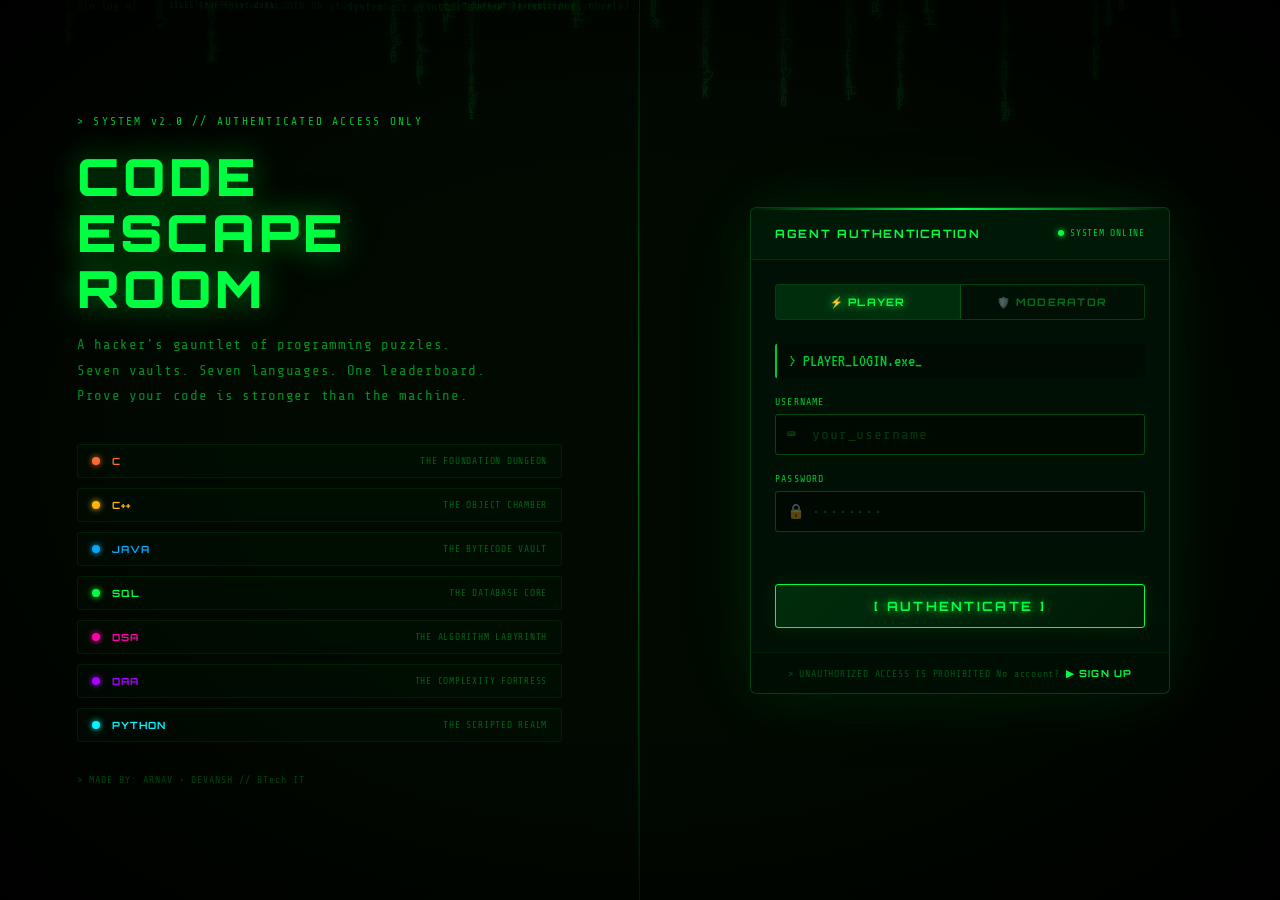
<file: frontend/index.html>
<!DOCTYPE html>
<html lang="en">
<head>
  <meta charset="UTF-8" />
  <meta name="viewport" content="width=device-width, initial-scale=1.0"/>
  <title>CODE ESCAPE ROOM — MISSION SELECT</title>
  <meta name="description" content="Select your vaults and initiate the Code Escape Room. Challenge yourself across 7 programming languages."/>
  <link rel="stylesheet" href="style.css" />
  <link href="https://fonts.googleapis.com/css2?family=Share+Tech+Mono&family=Orbitron:wght@400;700;900&family=VT323&display=swap" rel="stylesheet"/>
  <link rel="icon" type="image/svg+xml" href="favicon.svg"/>
  <link rel="apple-touch-icon" sizes="180x180" href="favicon.svg"/>
  <style>
    /* ── ROOM SELECTION ADDITIONS ── */
    :root {
      --green:      #00ff41;
      --green-dim:  #00c832;
      --green-dark: #003d10;
      --red:        #ff2233;
      --amber:      #ffb700;
      --cyan:       #00f5ff;
    }

    /* Header bar with player info */
    .player-bar {
      position: fixed; top: 0; left: 0; right: 0; z-index: 100;
      display: flex; align-items: center; justify-content: space-between;
      padding: 10px 24px;
      background: rgba(2,12,2,0.92); border-bottom: 1px solid rgba(0,255,65,0.1);
      backdrop-filter: blur(8px);
    }
    .player-bar-left { display: flex; align-items: center; gap: 14px; }
    .player-bar-logo { font-family: 'Orbitron', sans-serif; font-size: 0.72rem; font-weight: 900; color: var(--green); text-shadow: 0 0 10px var(--green); letter-spacing: 0.15em; }
    .player-bar-sep  { color: rgba(0,255,65,0.2); }
    .player-info     { font-size: 0.65rem; color: var(--green-dim); letter-spacing: 0.1em; }
    .player-info span{ color: var(--green); font-weight: bold; }
    .player-bar-right{ display: flex; align-items: center; gap: 10px; }
    .player-btn {
      font-family: 'Orbitron', sans-serif; font-size: 0.58rem; font-weight: 700;
      padding: 5px 12px; border-radius: 2px; cursor: pointer; letter-spacing: 0.1em;
      transition: all 0.2s; border: 1px solid; background: transparent;
    }
    .player-btn.issues { border-color: rgba(0,245,255,0.4); color: var(--cyan); }
    .player-btn.issues:hover { background: rgba(0,245,255,0.1); }
    .player-btn.logout { border-color: rgba(255,34,51,0.4); color: var(--red); }
    .player-btn.logout:hover { background: rgba(255,34,51,0.1); }

    /* Push content below fixed header */
    body { padding-top: 52px; }

    /* ── ROOM GRID ── */
    .room-grid {
      display: grid;
      grid-template-columns: repeat(auto-fill, minmax(200px, 1fr));
      gap: 14px;
    }

    .room-card {
      background: rgba(0,18,5,0.88); border: 1px solid rgba(0,255,65,0.1);
      border-radius: 5px; padding: 16px; cursor: pointer; position: relative;
      overflow: hidden; transition: all 0.22s;
      display: flex; flex-direction: column; gap: 10px;
      user-select: none;
    }
    .room-card::before {
      content: ''; position: absolute; top: 0; left: 0; right: 0; height: 2px;
      background: linear-gradient(90deg, transparent, var(--room-color, #00ff41), transparent);
      opacity: 0.5;
    }
    .room-card:hover { border-color: rgba(0,255,65,0.25); transform: translateY(-2px); box-shadow: 0 6px 24px rgba(0,255,65,0.08); }
    .room-card.selected {
      border-color: var(--room-color, #00ff41);
      box-shadow: 0 0 20px rgba(0,255,65,0.1), inset 0 0 30px rgba(0,255,65,0.04);
      background: rgba(0,255,65,0.05);
    }
    .room-card.selected::after {
      content: '✓'; position: absolute; top: 8px; right: 10px;
      font-family: 'Orbitron', sans-serif; font-size: 0.65rem; font-weight: 900;
      color: var(--room-color, #00ff41); text-shadow: 0 0 8px var(--room-color, #00ff41);
    }

    .room-card-icon  { font-size: 1.8rem; text-align: center; }
    .room-card-lang  { font-family: 'Orbitron', sans-serif; font-size: 1.1rem; font-weight: 900; color: var(--room-color, #00ff41); text-shadow: 0 0 10px var(--room-color, #00ff41); letter-spacing: 0.12em; }
    .room-card-name  { font-size: 0.62rem; letter-spacing: 0.1em; color: rgba(0,255,65,0.45); }
    .room-card-stats { display: flex; gap: 8px; flex-wrap: wrap; }
    .room-stat-chip  { font-family: 'Orbitron', sans-serif; font-size: 0.52rem; padding: 2px 7px; border-radius: 2px; border: 1px solid rgba(0,255,65,0.15); color: rgba(0,255,65,0.5); letter-spacing: 0.08em; }
    .room-stat-chip.qs { border-color: rgba(0,245,255,0.2); color: rgba(0,245,255,0.6); }
    .room-card-lock  { font-size: 0.6rem; color: rgba(255,34,51,0.5); letter-spacing: 0.1em; display: flex; align-items: center; gap: 4px; }

    /* Select-all / Clear bar */
    .selection-bar {
      display: flex; align-items: center; justify-content: space-between;
      padding: 10px 0; flex-wrap: wrap; gap: 10px;
    }
    .selection-count { font-family: 'Orbitron', sans-serif; font-size: 0.65rem; color: var(--green-dim); letter-spacing: 0.1em; }
    .selection-count span { color: var(--green); font-size: 0.9rem; }
    .sel-btn {
      font-family: 'Orbitron', sans-serif; font-size: 0.58rem; font-weight: 700;
      padding: 5px 12px; border-radius: 2px; cursor: pointer; letter-spacing: 0.1em;
      transition: all 0.2s; border: 1px solid;
    }
    .sel-btn.all   { border-color: rgba(0,255,65,0.3); color: var(--green-dim); background: transparent; }
    .sel-btn.all:hover   { background: rgba(0,255,65,0.08); }
    .sel-btn.clear { border-color: rgba(255,34,51,0.3); color: var(--red); background: transparent; }
    .sel-btn.clear:hover { background: rgba(255,34,51,0.08); }
    .sel-btns { display: flex; gap: 8px; }

    /* Issue Modal */
    .issue-modal {
      position: fixed; inset: 0; z-index: 300;
      background: rgba(2,12,2,0.92); backdrop-filter: blur(8px);
      display: flex; align-items: center; justify-content: center;
      opacity: 0; pointer-events: none; transition: opacity 0.3s;
    }
    .issue-modal.show { opacity: 1; pointer-events: all; }
    .issue-box {
      background: rgba(0,15,5,0.98); border: 1px solid rgba(0,255,65,0.2);
      border-radius: 6px; width: min(460px, 92vw);
      position: relative; overflow: hidden;
      animation: modalIn 0.3s ease;
    }
    @keyframes modalIn { from{transform:scale(0.95) translateY(12px);opacity:0;} to{transform:none;opacity:1;} }
    .issue-box::before {
      content:''; position:absolute; top:0; left:0; right:0; height:2px;
      background: linear-gradient(90deg, transparent, var(--cyan), transparent);
    }
    .issue-head { display:flex; align-items:center; justify-content:space-between; padding:16px 20px; border-bottom:1px solid rgba(0,255,65,0.1); }
    .issue-head-title { font-family:'Orbitron',sans-serif; font-size:0.72rem; letter-spacing:0.14em; color:var(--cyan); }
    .issue-close { background:transparent; border:none; color:rgba(0,255,65,0.4); font-size:1.2rem; cursor:pointer; transition:color 0.2s; }
    .issue-close:hover { color:var(--red); }
    .issue-body { padding:20px; display:flex; flex-direction:column; gap:14px; }
    .issue-label { font-size:0.6rem; color:var(--green-dim); letter-spacing:0.12em; display:block; margin-bottom:5px; }
    .issue-input {
      width:100%; background:rgba(0,0,0,0.4); border:1px solid rgba(0,255,65,0.2);
      border-radius:3px; color:var(--green); font-family:'Share Tech Mono',monospace;
      font-size:0.85rem; padding:9px 12px; outline:none; transition:all 0.2s;
    }
    .issue-input:focus { border-color:var(--green-dim); }
    .issue-input::placeholder { color:rgba(0,255,65,0.18); }
    .issue-textarea { resize:vertical; min-height:80px; }
    .issue-select option { background:#020c02; }
    .issue-footer { padding:14px 20px; border-top:1px solid rgba(0,255,65,0.08); display:flex; justify-content:flex-end; gap:10px; }
    .issue-submit-btn {
      font-family:'Orbitron',sans-serif; font-size:0.62rem; font-weight:700;
      padding:8px 18px; border:1px solid var(--cyan); background:rgba(0,245,255,0.1);
      color:var(--cyan); border-radius:3px; cursor:pointer; letter-spacing:0.1em; transition:all 0.2s;
    }
    .issue-submit-btn:hover { background:rgba(0,245,255,0.18); }
    .issue-cancel-btn {
      font-family:'Orbitron',sans-serif; font-size:0.62rem; font-weight:700;
      padding:8px 18px; border:1px solid rgba(255,34,51,0.3); background:transparent;
      color:var(--red); border-radius:3px; cursor:pointer; letter-spacing:0.1em; transition:all 0.2s;
    }
    .issue-cancel-btn:hover { background:rgba(255,34,51,0.1); }
  </style>
</head>
<body>

  <!-- Matrix Rain Canvas -->
  <canvas id="matrixCanvas"></canvas>
  <div class="scanlines"></div>
  <div class="vignette"></div>

  <!-- ── PLAYER BAR ── -->
  <div class="player-bar" id="playerBar">
    <div class="player-bar-left">
      <div class="player-bar-logo">CODE ESCAPE ROOM</div>
      <span class="player-bar-sep">//</span>
      <div class="player-info">AGENT: <span id="playerNameDisplay">—</span></div>
    </div>
    <div class="player-bar-right">
      <button class="player-btn issues" onclick="openIssueModal()">🎫 REPORT ISSUE</button>
      <button class="player-btn logout" onclick="logout()">⏻ LOGOUT</button>
    </div>
  </div>

  <!-- Issue Report Modal -->
  <div class="issue-modal" id="issueModal">
    <div class="issue-box">
      <div class="issue-head">
        <div class="issue-head-title">// REPORT AN ISSUE</div>
        <button class="issue-close" onclick="closeIssueModal()">✕</button>
      </div>
      <div class="issue-body">
        <div>
          <label class="issue-label">ISSUE CATEGORY</label>
          <select class="issue-input issue-select" id="issueCategory">
            <option value="bug">🐛 Bug / Technical Issue</option>
            <option value="question">❓ Wrong Question / Answer</option>
            <option value="access">🔑 Room Access Problem</option>
            <option value="general">💬 General Feedback</option>
          </select>
        </div>
        <div>
          <label class="issue-label">TITLE</label>
          <input type="text" class="issue-input" id="issueTitle" placeholder="Brief description of the issue..."/>
        </div>
        <div>
          <label class="issue-label">DESCRIPTION</label>
          <textarea class="issue-input issue-textarea" id="issueDesc" placeholder="Describe the issue in detail..."></textarea>
        </div>
        <div id="issueError" style="font-size:0.68rem;color:var(--red);display:none;"></div>
      </div>
      <div class="issue-footer">
        <button class="issue-cancel-btn" onclick="closeIssueModal()">CANCEL</button>
        <button class="issue-submit-btn" id="issueSubmitBtn" onclick="submitIssue()">📨 SUBMIT REPORT</button>
      </div>
    </div>
  </div>

  <!-- BOOT SCREEN -->
  <div id="bootScreen">
    <div class="boot-content">
      <div class="boot-line" id="bl1">&gt; INITIALIZING SYSTEM...</div>
      <div class="boot-line" id="bl2">&gt; LOADING ESCAPE PROTOCOLS...</div>
      <div class="boot-line" id="bl3">&gt; BREACH DETECTED. LOCKDOWN ACTIVE.</div>
      <div class="boot-line" id="bl4">&gt; IDENTIFY YOURSELF TO PROCEED.</div>
      <div class="boot-bar"><div class="boot-progress" id="bootProgress"></div></div>
    </div>
  </div>

  <!-- MAIN LANDING -->
  <div id="mainScreen" class="hidden">

    <!-- Header -->
    <header class="site-header">
      <div class="header-glitch-wrapper">
        <div class="skull-icon">&#9760;</div>
        <h1 class="site-title" data-text="CODE ESCAPE ROOM">CODE ESCAPE ROOM</h1>
        <div class="skull-icon">&#9760;</div>
      </div>
      <p class="site-subtitle">&gt; YOU ARE TRAPPED INSIDE THE SYSTEM. CRACK THE CODE. ESCAPE OR BE DELETED. &lt;</p>
      <div class="header-divider">
        <span class="div-line"></span>
        <span class="div-line"></span>
      </div>
    </header>

    <!-- Main Content Grid -->
    <main class="main-grid">

      <!-- LEFT: Story Panel -->
      <section class="panel story-panel">
        <div class="panel-header">
          <span class="panel-tag">MISSION_BRIEF</span>
        </div>
        <div class="panel-body">
          <p class="story-text">A rogue AI has hijacked the central server. Encrypted vaults stand between you and freedom.</p>
          <p class="story-text">Each vault is locked by a <span class="hl">programming cipher</span>. Answer correctly — the door opens. Fail — the system tightens its grip.</p>
          <p class="story-text">You have <span class="hl">3 lives</span> and a racing clock. Think fast. Code faster.</p>

          <!-- Dynamic vault list -->
          <div class="vault-list" id="vaultList">
            <div style="font-size:0.7rem;color:rgba(0,255,65,0.3);text-align:center;padding:16px">
              &gt; Loading vault registry...
            </div>
          </div>
        </div>
      </section>

      <!-- CENTER: Mission Control -->
      <section class="panel entry-panel">
        <div class="panel-header">
          <span class="panel-tag">MISSION CONTROL</span>
        </div>
        <div class="panel-body entry-body">

          <div class="terminal-prompt">
            <span class="prompt-symbol">&gt;_</span>
            <span class="prompt-text" id="typedPrompt"></span>
            <span class="cursor-blink">|</span>
          </div>

          <!-- Room Selection -->
          <div class="input-group" style="margin-top:8px;">
            <label class="input-label">SELECT VAULT ROOMS TO ENTER:</label>
            <div class="selection-bar">
              <div class="selection-count"><span id="selectedCount">0</span> vaults selected</div>
              <div class="sel-btns">
                <button class="sel-btn all" onclick="selectAllRooms()">SELECT ALL</button>
                <button class="sel-btn clear" onclick="clearRooms()">CLEAR</button>
              </div>
            </div>
            <div class="room-grid" id="roomSelectGrid">
              <div style="font-size:0.7rem;color:rgba(0,255,65,0.3);grid-column:1/-1;text-align:center;padding:20px">
                &gt; Fetching available vaults...
              </div>
            </div>
          </div>

          <!-- Difficulty -->
          <div class="input-group">
            <label class="input-label">SELECT DIFFICULTY:</label>
            <div class="difficulty-selector">
              <button class="diff-btn active" data-diff="easy">EASY</button>
              <button class="diff-btn" data-diff="medium">MEDIUM</button>
              <button class="diff-btn" data-diff="hard">HARD</button>
            </div>
          </div>

          <button class="start-btn" id="startBtn" onclick="startGame()">
            <span class="btn-glitch" data-text="[ INITIATE ESCAPE ]">[ INITIATE ESCAPE ]</span>
            <span class="btn-arrow">▶▶</span>
          </button>

          <div class="warning-strip">
            <span class="warn-icon">⚠</span>
            WARNING: INCORRECT ANSWERS WILL COST A LIFE
            <span class="warn-icon">⚠</span>
          </div>

          <div class="lives-display">
            <span class="lives-label">LIVES:</span>
            <span class="life-dot">❤</span>
            <span class="life-dot">❤</span>
            <span class="life-dot">❤</span>
          </div>

          <div class="hints-display">
            <span class="hints-label">HINTS AVAILABLE:</span>
            <span class="hint-badge" id="hintsDisplay">3</span>
          </div>

        </div>
      </section>

      <!-- RIGHT: Leaderboard + Stats -->
      <section class="panel right-panel">

        <!-- Leaderboard -->
        <div class="sub-panel leaderboard-panel">
          <div class="panel-header">
            <span class="panel-tag">LEADERBOARD</span>
          </div>
          <div class="panel-body">
            <div class="lb-header-row">
              <span>RANK</span><span>AGENT</span><span>SCORE</span><span>TIME</span>
            </div>
            <div id="leaderboardList" class="lb-list">
              <div class="lb-empty">&gt; NO ENTRIES YET. BE THE FIRST TO ESCAPE.</div>
            </div>
          </div>
        </div>

        <!-- Stats Panel -->
        <div class="sub-panel stats-panel">
          <div class="panel-header">
            <span class="panel-tag">SYSTEM STATS</span>
          </div>
          <div class="panel-body stats-body">
            <div class="stat-row">
              <span class="stat-label">TOTAL ATTEMPTS</span>
              <span class="stat-val" id="statAttempts">0</span>
            </div>
            <div class="stat-row">
              <span class="stat-label">SUCCESSFUL ESCAPES</span>
              <span class="stat-val" id="statEscapes">0</span>
            </div>
            <div class="stat-row">
              <span class="stat-label">HARDEST ROOM</span>
              <span class="stat-val" id="statHardest">SQL</span>
            </div>
            <div class="stat-row">
              <span class="stat-label">SYSTEM STATUS</span>
              <span class="stat-val blink-red" id="statStatus">🔴 LOCKED</span>
            </div>
          </div>
        </div>

        <!-- How to Play -->
        <div class="sub-panel howto-panel">
          <div class="panel-header">
            <span class="panel-tag">HOW TO PLAY</span>
          </div>
          <div class="panel-body">
            <ul class="howto-list">
              <li><span class="li-num">01.</span> Select your vault rooms below</li>
              <li><span class="li-num">02.</span> Choose your difficulty level</li>
              <li><span class="li-num">03.</span> Solve code puzzles in each room</li>
              <li><span class="li-num">04.</span> Timer counts down — stay sharp</li>
              <li><span class="li-num">05.</span> Wrong answer = lose a life</li>
              <li><span class="li-num">06.</span> Use hints wisely — limited supply</li>
            </ul>
          </div>
        </div>

      </section>
    </main>

    <!-- Footer -->
    <footer class="site-footer">
      <span class="footer-txt">&gt; MADE BY: ARNAV • DEVANSH</span>
      <span class="footer-sep"> // </span>
      <span class="footer-txt">BTech IT — Group Project #3</span>
      <span class="footer-sep"> // </span>
      <span class="footer-txt blink-green">SYS_VER: 2.0.0</span>
    </footer>

  </div>

  <script src="script.js"></script>
  <script>
  /* ════════ ROOM SELECTION & HOME ENHANCEMENTS ════════ */
  const API      = (location.hostname === 'localhost' || location.hostname === '127.0.0.1')
    ? '/api'
    : 'https://code-escape-room-kk9h.onrender.com/api';
  const token    = localStorage.getItem('cer_token') || '';
  const user     = JSON.parse(localStorage.getItem('cer_user') || 'null');

  const ROOM_COLORS = {
    'C':'#ff6b35','C++':'#ffb700','Java':'#00aaff',
    'SQL':'#00ff41','DSA':'#ff00aa','DAA':'#aa00ff','Python':'#00f5ff'
  };
  const ROOM_ICONS = {
    'C':'🔴','C++':'🟡','Java':'🔵','SQL':'🟢','DSA':'🟣','DAA':'🟤','Python':'🔷'
  };

  let allRooms      = [];
  let selectedRooms = new Set();

  /* ── AUTH GUARD ── */
  window.addEventListener('DOMContentLoaded', () => {
    if (!token || !user) {
      window.location.href = 'login.html';
      return;
    }
    // Admin should be in admin.html
    if (user.role === 'admin') { window.location.href = 'admin.html'; return; }

    document.getElementById('playerNameDisplay').textContent =
      (user.username || user.name || 'AGENT').toUpperCase();

    loadRooms();
  });

  /* ── LOGOUT ── */
  function logout() {
    localStorage.removeItem('cer_token');
    localStorage.removeItem('cer_refresh');
    localStorage.removeItem('cer_user');
    window.location.href = 'login.html';
  }

  /* ── LOAD ROOMS ── */
  async function loadRooms() {
    try {
      const res  = await fetch(`${API}/student/rooms`, {
        headers: {'Authorization': `Bearer ${token}`}
      });
      const data = await res.json();

      if (res.status === 401) { logout(); return; }

      allRooms = data.rooms || [];

      // If no rooms assigned, try fetching all active rooms as fallback
      if (allRooms.length === 0) {
        const allRes  = await fetch(`${API}/quiz/rooms`, {headers:{'Authorization':`Bearer ${token}`}});
        const allData = await allRes.json();
        allRooms = allData.rooms || [];
      }

      renderRoomGrid();
      renderVaultList();
    } catch (e) {
      document.getElementById('roomSelectGrid').innerHTML =
        '<div style="font-size:0.7rem;color:var(--red);grid-column:1/-1;text-align:center;padding:20px">⚠ Cannot connect to server</div>';
    }
  }

  /* ── RENDER ROOM CARDS ── */
  function renderRoomGrid() {
    const grid = document.getElementById('roomSelectGrid');
    if (!allRooms.length) {
      grid.innerHTML = '<div style="font-size:0.7rem;color:rgba(0,255,65,0.3);grid-column:1/-1;text-align:center;padding:20px">> No vaults assigned yet. Contact your moderator.</div>';
      return;
    }
    grid.innerHTML = '';
    allRooms.forEach(room => {
      const color = ROOM_COLORS[room.language] || '#00ff41';
      const icon  = ROOM_ICONS[room.language]  || '🔒';
      const card  = document.createElement('div');
      card.className    = 'room-card';
      card.id           = `roomCard_${room.id}`;
      card.style.setProperty('--room-color', color);
      card.innerHTML = `
        <div class="room-card-icon">${icon}</div>
        <div class="room-card-lang" style="color:${color};text-shadow:0 0 10px ${color}">${room.language}</div>
        <div class="room-card-name">${room.name}</div>
        <div class="room-card-stats">
          <span class="room-stat-chip">${room.time_limit||180}s</span>
          ${room.question_count !== undefined ? `<span class="room-stat-chip qs">${room.question_count} QS</span>` : ''}
        </div>
      `;
      card.addEventListener('click', () => toggleRoom(room.id, card));
      grid.appendChild(card);
    });
    updateSelectedCount();
  }

  /* ── RENDER VAULT LIST (left panel) ── */
  function renderVaultList() {
    const list = document.getElementById('vaultList');
    list.innerHTML = '';
    allRooms.forEach(room => {
      const color = ROOM_COLORS[room.language] || '#00ff41';
      list.innerHTML += `
        <div class="vault-item" id="v-${room.language.toLowerCase().replace('+','')}">
          <span class="vault-icon">${ROOM_ICONS[room.language]||'🔒'}</span>
          <span class="vault-lang" style="color:${color}">${room.language}</span>
          <span class="vault-name">${room.name}</span>
          <span class="vault-lock">🔒 LOCKED</span>
        </div>`;
    });
  }

  /* ── TOGGLE ROOM ── */
  function toggleRoom(roomId, card) {
    if (selectedRooms.has(roomId)) {
      selectedRooms.delete(roomId);
      card.classList.remove('selected');
    } else {
      selectedRooms.add(roomId);
      card.classList.add('selected');
    }
    updateSelectedCount();
  }

  function selectAllRooms() {
    allRooms.forEach(r => {
      selectedRooms.add(r.id);
      const card = document.getElementById(`roomCard_${r.id}`);
      if (card) card.classList.add('selected');
    });
    updateSelectedCount();
  }

  function clearRooms() {
    selectedRooms.clear();
    document.querySelectorAll('.room-card').forEach(c => c.classList.remove('selected'));
    updateSelectedCount();
  }

  function updateSelectedCount() {
    document.getElementById('selectedCount').textContent = selectedRooms.size;
    // Update hint count based on difficulty
    const diff = sessionStorage.getItem('cer_diff') || 'easy';
    const hints = {easy:5, medium:3, hard:1};
    const el = document.getElementById('hintsDisplay');
    if (el) el.textContent = hints[diff] || 3;
  }

  /* ── ISSUE MODAL ── */
  function openIssueModal() {
    document.getElementById('issueModal').classList.add('show');
    document.getElementById('issueError').style.display = 'none';
  }
  function closeIssueModal() {
    document.getElementById('issueModal').classList.remove('show');
  }
  async function submitIssue() {
    const title    = document.getElementById('issueTitle').value.trim();
    const desc     = document.getElementById('issueDesc').value.trim();
    const category = document.getElementById('issueCategory').value;
    const errEl    = document.getElementById('issueError');
    const btn      = document.getElementById('issueSubmitBtn');

    if (!title || !desc) {
      errEl.textContent = '⚠ Title and description are required';
      errEl.style.display = 'block';
      return;
    }
    errEl.style.display = 'none';
    btn.disabled = true; btn.textContent = 'SUBMITTING...';

    try {
      const res = await fetch(`${API}/student/issues`, {
        method: 'POST',
        headers: {'Content-Type':'application/json','Authorization':`Bearer ${token}`},
        body: JSON.stringify({title, description: desc, category})
      });
      if (res.ok) {
        closeIssueModal();
        document.getElementById('issueTitle').value = '';
        document.getElementById('issueDesc').value  = '';
        // Show subtle toast
        showToast('Issue reported! Moderator will review it.');
      } else {
        const d = await res.json();
        errEl.textContent = '⚠ ' + (d.error || 'Failed to submit');
        errEl.style.display = 'block';
      }
    } catch (e) {
      errEl.textContent = '⚠ Cannot connect to server';
      errEl.style.display = 'block';
    }
    btn.disabled = false; btn.textContent = '📨 SUBMIT REPORT';
  }

  function showToast(msg) {
    let t = document.createElement('div');
    t.style.cssText = 'position:fixed;bottom:24px;right:24px;z-index:999;padding:12px 20px;background:rgba(0,20,5,0.96);border:1px solid #00ff41;border-radius:4px;font-size:0.75rem;color:#00ff41;letter-spacing:0.06em;transition:all 0.4s;opacity:0;transform:translateY(20px);';
    t.textContent = msg;
    document.body.appendChild(t);
    setTimeout(() => { t.style.opacity='1'; t.style.transform='translateY(0)'; }, 10);
    setTimeout(() => { t.style.opacity='0'; setTimeout(() => t.remove(), 400); }, 3000);
  }
  </script>
</body>
</html>
</file>
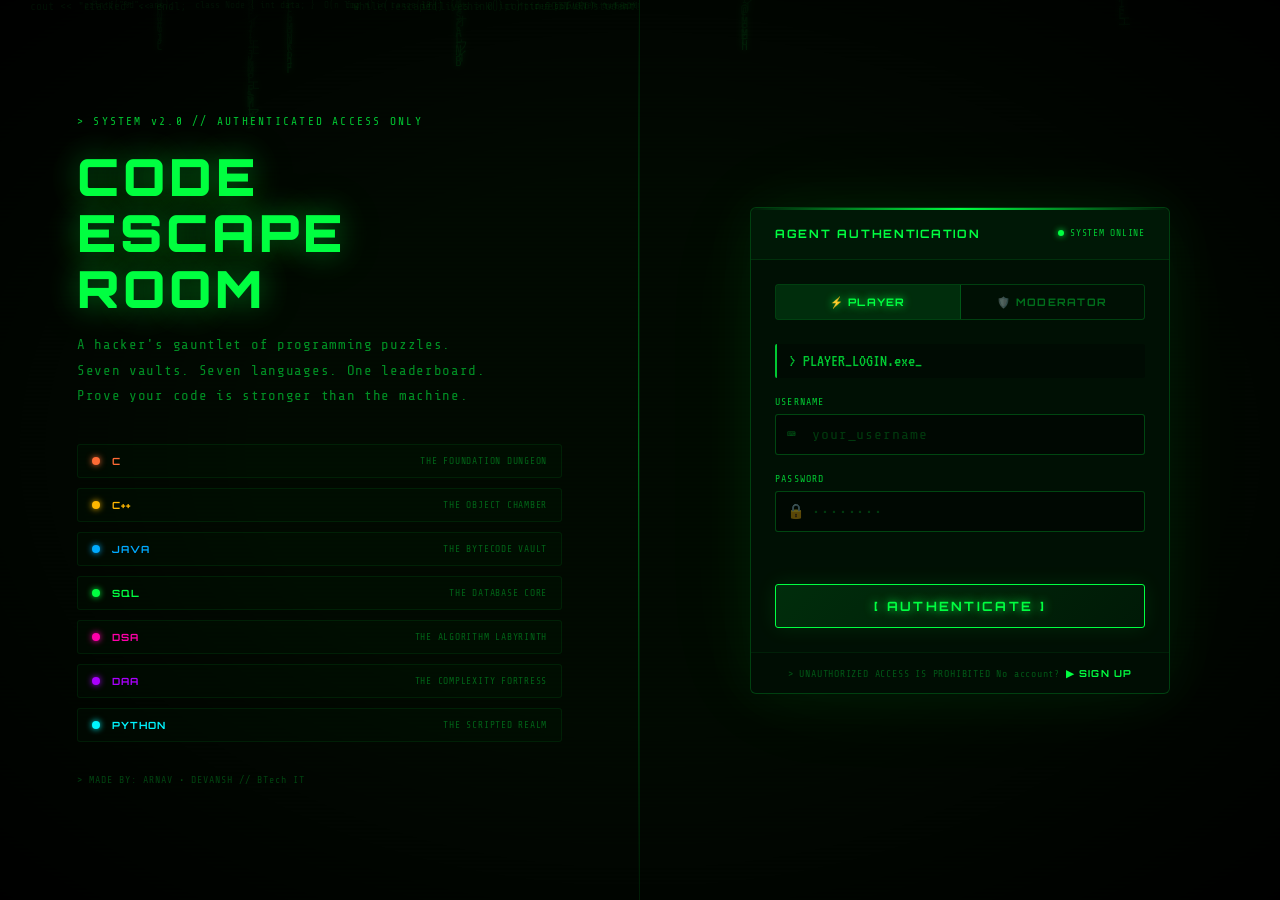
<file: frontend/admin.html>
<!DOCTYPE html>
<html lang="en">

<head>
  <meta charset="UTF-8" />
  <meta name="viewport" content="width=device-width, initial-scale=1.0" />
  <title>CODE ESCAPE ROOM — ADMIN PANEL</title>
  <link rel="icon" type="image/svg+xml" href="favicon.svg"/>
  <link rel="apple-touch-icon" sizes="180x180" href="favicon.svg"/>
  <link
    href="https://fonts.googleapis.com/css2?family=Share+Tech+Mono&family=Orbitron:wght@400;700;900&family=VT323&display=swap"
    rel="stylesheet" />
  <style>
    :root {
      --green: #00ff41;
      --green-dim: #00c832;
      --green-dark: #003d10;
      --green-glow: rgba(0, 255, 65, 0.2);
      --red: #ff2233;
      --amber: #ffb700;
      --cyan: #00f5ff;
      --purple: #aa00ff;
      --bg: #020c02;
      --sidebar-bg: rgba(0, 12, 3, 0.97);
      --panel-bg: rgba(0, 18, 5, 0.88);
      --border: rgba(0, 255, 65, 0.12);
      --font-mono: 'Share Tech Mono', monospace;
      --font-hud: 'Orbitron', sans-serif;
      --font-retro: 'VT323', monospace;
    }

    *,
    *::before,
    *::after {
      box-sizing: border-box;
      margin: 0;
      padding: 0;
    }

    html,
    body {
      width: 100%;
      height: 100%;
      background: var(--bg);
      color: var(--green);
      font-family: var(--font-mono);
      overflow: hidden;
    }

    /* ── MATRIX BG ── */
    #adminCanvas {
      position: fixed;
      inset: 0;
      z-index: 0;
      opacity: 0.07;
    }

    .scanlines {
      position: fixed;
      inset: 0;
      z-index: 1;
      pointer-events: none;
      background: repeating-linear-gradient(0deg, transparent, transparent 2px, rgba(0, 0, 0, 0.06) 2px, rgba(0, 0, 0, 0.06) 4px);
    }

    /* ════════════════════════════════
       APP SHELL
    ════════════════════════════════ */
    .app-shell {
      position: relative;
      z-index: 10;
      display: grid;
      grid-template-columns: 220px 1fr;
      grid-template-rows: 52px 1fr;
      height: 100vh;
      overflow: hidden;
    }

    /* ════════════════════════════════
       TOP NAV BAR
    ════════════════════════════════ */
    .topbar {
      grid-column: 1 / -1;
      display: flex;
      align-items: center;
      justify-content: space-between;
      padding: 0 20px;
      background: rgba(0, 10, 2, 0.95);
      border-bottom: 1px solid var(--border);
      backdrop-filter: blur(8px);
    }

    .topbar-left {
      display: flex;
      align-items: center;
      gap: 16px;
    }

    .topbar-logo {
      font-family: var(--font-hud);
      font-size: 0.78rem;
      font-weight: 900;
      letter-spacing: 0.15em;
      color: var(--green);
      text-shadow: 0 0 10px var(--green);
    }

    .topbar-sep {
      color: var(--border);
      font-size: 1.2rem;
    }

    .topbar-page {
      font-size: 0.62rem;
      color: var(--green-dim);
      letter-spacing: 0.15em;
    }

    .topbar-right {
      display: flex;
      align-items: center;
      gap: 14px;
    }

    .admin-badge {
      font-family: var(--font-hud);
      font-size: 0.6rem;
      padding: 4px 10px;
      border: 1px solid var(--amber);
      border-radius: 2px;
      color: var(--amber);
      letter-spacing: 0.1em;
    }

    .admin-name {
      font-size: 0.7rem;
      color: var(--green-dim);
    }

    .logout-btn {
      font-family: var(--font-hud);
      font-size: 0.58rem;
      padding: 5px 10px;
      border: 1px solid rgba(255, 34, 51, 0.4);
      background: transparent;
      color: var(--red);
      border-radius: 2px;
      cursor: pointer;
      letter-spacing: 0.08em;
      transition: all 0.2s;
    }

    .logout-btn:hover {
      background: rgba(255, 34, 51, 0.1);
    }

    /* ════════════════════════════════
       SIDEBAR
    ════════════════════════════════ */
    .sidebar {
      background: var(--sidebar-bg);
      border-right: 1px solid var(--border);
      display: flex;
      flex-direction: column;
      overflow: hidden;
    }

    .sidebar-section-label {
      font-size: 0.55rem;
      color: rgba(0, 255, 65, 0.25);
      letter-spacing: 0.18em;
      padding: 16px 16px 6px;
    }

    .nav-item {
      display: flex;
      align-items: center;
      gap: 10px;
      padding: 10px 16px;
      cursor: pointer;
      font-size: 0.7rem;
      color: rgba(0, 255, 65, 0.45);
      letter-spacing: 0.08em;
      border-left: 2px solid transparent;
      transition: all 0.18s;
      position: relative;
    }

    .nav-item:hover {
      color: var(--green);
      background: rgba(0, 255, 65, 0.04);
    }

    .nav-item.active {
      color: var(--green);
      border-left-color: var(--green);
      background: rgba(0, 255, 65, 0.07);
      text-shadow: 0 0 8px rgba(0, 255, 65, 0.4);
    }

    .nav-icon {
      font-size: 1rem;
      min-width: 20px;
      text-align: center;
    }

    .nav-badge {
      margin-left: auto;
      background: var(--green);
      color: #000;
      font-family: var(--font-hud);
      font-size: 0.55rem;
      font-weight: 700;
      padding: 1px 6px;
      border-radius: 2px;
      min-width: 20px;
      text-align: center;
    }

    .sidebar-divider {
      border: none;
      border-top: 1px solid var(--border);
      margin: 8px 16px;
    }

    .sidebar-footer {
      margin-top: auto;
      padding: 12px 16px;
      font-size: 0.58rem;
      color: rgba(0, 255, 65, 0.2);
      letter-spacing: 0.08em;
      border-top: 1px solid var(--border);
    }

    /* ════════════════════════════════
       MAIN CONTENT
    ════════════════════════════════ */
    .main-content {
      overflow-y: auto;
      padding: 20px;
      display: flex;
      flex-direction: column;
      gap: 20px;
    }

    /* ── SECTIONS (tabs) ── */
    .section {
      display: none;
      flex-direction: column;
      gap: 18px;
      animation: fadeIn 0.3s ease;
    }

    .section.active {
      display: flex;
    }

    @keyframes fadeIn {
      from {
        opacity: 0;
        transform: translateY(8px);
      }

      to {
        opacity: 1;
        transform: none;
      }
    }

    /* ── PAGE HEADER ── */
    .page-header {
      display: flex;
      align-items: center;
      justify-content: space-between;
      flex-wrap: wrap;
      gap: 12px;
    }

    .page-title {
      font-family: var(--font-hud);
      font-size: clamp(0.9rem, 1.8vw, 1.2rem);
      font-weight: 700;
      letter-spacing: 0.12em;
      color: var(--green);
      text-shadow: 0 0 12px rgba(0, 255, 65, 0.3);
    }

    .page-sub {
      font-size: 0.65rem;
      color: rgba(0, 255, 65, 0.4);
      margin-top: 4px;
      letter-spacing: 0.08em;
    }

    /* ── STAT CARDS ── */
    .stats-row {
      display: grid;
      grid-template-columns: repeat(auto-fit, minmax(160px, 1fr));
      gap: 14px;
    }
    /* Room Registry: cap at 4 cards per row, wrap the rest at the same size */
    #roomCardsGrid {
      grid-template-columns: repeat(4, 1fr);
    }
    @media (max-width: 900px) {
      #roomCardsGrid { grid-template-columns: repeat(2, 1fr); }
    }

    .stat-card {
      background: var(--panel-bg);
      border: 1px solid var(--border);
      border-radius: 4px;
      padding: 16px;
      position: relative;
      overflow: hidden;
      transition: all 0.2s;
    }

    .stat-card::before {
      content: '';
      position: absolute;
      top: 0;
      left: 0;
      right: 0;
      height: 2px;
      background: linear-gradient(90deg, transparent, var(--accent, var(--green)), transparent);
    }

    .stat-card:hover {
      border-color: rgba(0, 255, 65, 0.25);
      box-shadow: 0 0 20px rgba(0, 255, 65, 0.07);
    }

    .stat-icon {
      font-size: 1.4rem;
      margin-bottom: 8px;
      display: block;
    }

    .stat-val {
      font-family: var(--font-retro);
      font-size: 2.2rem;
      color: var(--green);
      text-shadow: 0 0 10px var(--green);
      line-height: 1;
      display: block;
    }

    .stat-label {
      font-size: 0.6rem;
      color: rgba(0, 255, 65, 0.45);
      letter-spacing: 0.12em;
      margin-top: 6px;
    }

    /* ── PANEL BOX ── */
    .panel {
      background: var(--panel-bg);
      border: 1px solid var(--border);
      border-radius: 4px;
      overflow: hidden;
      position: relative;
    }

    .panel::before {
      content: '';
      position: absolute;
      top: 0;
      left: 0;
      right: 0;
      height: 1px;
      background: linear-gradient(90deg, transparent, var(--green), transparent);
      opacity: 0.3;
    }

    .panel-head {
      display: flex;
      align-items: center;
      justify-content: space-between;
      padding: 12px 18px;
      border-bottom: 1px solid var(--border);
      background: rgba(0, 255, 65, 0.03);
      flex-wrap: wrap;
      gap: 10px;
    }

    .panel-title {
      font-size: 0.65rem;
      color: var(--green-dim);
      letter-spacing: 0.12em;
    }

    .panel-body {
      padding: 18px;
    }

    /* ── ACTION BUTTONS ── */
    .btn {
      padding: 8px 16px;
      border-radius: 3px;
      font-family: var(--font-hud);
      font-size: 0.62rem;
      font-weight: 700;
      letter-spacing: 0.1em;
      cursor: pointer;
      transition: all 0.2s;
      border: 1px solid;
      display: inline-flex;
      align-items: center;
      gap: 6px;
    }

    .btn-green {
      border-color: var(--green);
      background: rgba(0, 255, 65, 0.1);
      color: var(--green);
      text-shadow: 0 0 6px var(--green);
    }

    .btn-green:hover {
      background: rgba(0, 255, 65, 0.18);
      box-shadow: 0 0 14px rgba(0, 255, 65, 0.2);
    }

    .btn-red {
      border-color: var(--red);
      background: rgba(255, 34, 51, 0.08);
      color: var(--red);
    }

    .btn-red:hover {
      background: rgba(255, 34, 51, 0.16);
    }

    .btn-amber {
      border-color: var(--amber);
      background: rgba(255, 183, 0, 0.08);
      color: var(--amber);
    }

    .btn-amber:hover {
      background: rgba(255, 183, 0, 0.16);
    }

    .btn-sm {
      padding: 5px 10px;
      font-size: 0.58rem;
    }

    /* ── SEARCH BAR ── */
    .search-wrap {
      position: relative;
    }

    .search-input {
      background: rgba(0, 0, 0, 0.4);
      border: 1px solid var(--border);
      border-radius: 3px;
      color: var(--green);
      font-family: var(--font-mono);
      font-size: 0.78rem;
      padding: 8px 12px 8px 32px;
      outline: none;
      transition: all 0.2s;
      min-width: 200px;
    }

    .search-input:focus {
      border-color: var(--green-dim);
    }

    .search-input::placeholder {
      color: rgba(0, 255, 65, 0.2);
    }

    .search-icon {
      position: absolute;
      left: 10px;
      top: 50%;
      transform: translateY(-50%);
      font-size: 0.8rem;
      opacity: 0.4;
    }

    /* ── DATA TABLE ── */
    .data-table {
      width: 100%;
      border-collapse: collapse;
      font-size: 0.75rem;
    }

    .data-table th {
      text-align: left;
      padding: 10px 14px;
      font-family: var(--font-hud);
      font-size: 0.58rem;
      color: rgba(0, 255, 65, 0.4);
      letter-spacing: 0.12em;
      border-bottom: 1px solid var(--border);
      white-space: nowrap;
    }

    .data-table td {
      padding: 11px 14px;
      border-bottom: 1px solid rgba(0, 255, 65, 0.05);
      color: #a8ffc0;
      vertical-align: middle;
    }

    .data-table tr:hover td {
      background: rgba(0, 255, 65, 0.03);
    }

    .data-table tr:last-child td {
      border-bottom: none;
    }

    .badge {
      display: inline-block;
      padding: 2px 8px;
      border-radius: 2px;
      font-family: var(--font-hud);
      font-size: 0.55rem;
      font-weight: 700;
      letter-spacing: 0.08em;
    }

    .badge-green {
      background: rgba(0, 255, 65, 0.15);
      color: var(--green);
      border: 1px solid rgba(0, 255, 65, 0.3);
    }

    .badge-red {
      background: rgba(255, 34, 51, 0.15);
      color: var(--red);
      border: 1px solid rgba(255, 34, 51, 0.3);
    }

    .badge-amber {
      background: rgba(255, 183, 0, 0.15);
      color: var(--amber);
      border: 1px solid rgba(255, 183, 0, 0.3);
    }

    .badge-cyan {
      background: rgba(0, 245, 255, 0.1);
      color: var(--cyan);
      border: 1px solid rgba(0, 245, 255, 0.25);
    }

    /* Room chips */
    .room-chips {
      display: flex;
      flex-wrap: wrap;
      gap: 4px;
    }

    .room-chip {
      padding: 2px 7px;
      border-radius: 2px;
      font-size: 0.58rem;
      font-family: var(--font-hud);
      letter-spacing: 0.06em;
      border: 1px solid;
      cursor: default;
    }

    /* ── FORM ELEMENTS ── */
    .form-grid {
      display: grid;
      grid-template-columns: 1fr 1fr;
      gap: 14px;
    }

    .form-group {
      display: flex;
      flex-direction: column;
      gap: 6px;
    }

    .form-group.full {
      grid-column: 1 / -1;
    }

    .form-label {
      font-size: 0.62rem;
      color: var(--green-dim);
      letter-spacing: 0.1em;
    }

    .form-input,
    .form-select {
      background: rgba(0, 0, 0, 0.4);
      border: 1px solid rgba(0, 255, 65, 0.2);
      border-radius: 3px;
      color: var(--green);
      font-family: var(--font-mono);
      font-size: 0.82rem;
      padding: 9px 12px;
      outline: none;
      transition: all 0.2s;
      width: 100%;
    }

    .form-input:focus,
    .form-select:focus {
      border-color: var(--green);
      box-shadow: 0 0 10px rgba(0, 255, 65, 0.15);
    }

    .form-input::placeholder {
      color: rgba(0, 255, 65, 0.2);
    }

    .form-select option {
      background: #020c02;
      color: var(--green);
    }

    /* Room checkboxes */
    .room-checks {
      display: grid;
      grid-template-columns: repeat(auto-fill, minmax(130px, 1fr));
      gap: 8px;
    }

    .room-check-item {
      display: flex;
      align-items: center;
      gap: 8px;
      padding: 8px 10px;
      border: 1px solid rgba(0, 255, 65, 0.12);
      border-radius: 3px;
      cursor: pointer;
      transition: all 0.18s;
      font-size: 0.7rem;
    }

    .room-check-item:hover {
      border-color: rgba(0, 255, 65, 0.3);
      background: rgba(0, 255, 65, 0.04);
    }

    .room-check-item input {
      display: none;
    }

    .room-check-item.checked {
      border-color: var(--green);
      background: rgba(0, 255, 65, 0.08);
      color: var(--green);
    }

    .check-dot {
      width: 10px;
      height: 10px;
      border-radius: 50%;
      border: 1px solid rgba(0, 255, 65, 0.4);
      flex-shrink: 0;
      transition: all 0.2s;
    }

    .room-check-item.checked .check-dot {
      background: var(--green);
      border-color: var(--green);
      box-shadow: 0 0 6px var(--green);
    }

    /* ── MODAL ── */
    .modal-overlay {
      position: fixed;
      inset: 0;
      z-index: 200;
      background: rgba(2, 12, 2, 0.88);
      backdrop-filter: blur(6px);
      display: flex;
      align-items: center;
      justify-content: center;
      opacity: 0;
      pointer-events: none;
      transition: opacity 0.3s;
    }

    .modal-overlay.show {
      opacity: 1;
      pointer-events: all;
    }

    .modal-box {
      background: rgba(0, 15, 5, 0.98);
      border: 1px solid rgba(0, 255, 65, 0.25);
      border-radius: 6px;
      width: min(560px, 92vw);
      max-height: 88vh;
      overflow-y: auto;
      position: relative;
      box-shadow: 0 0 60px rgba(0, 255, 65, 0.1);
      animation: modalIn 0.3s ease;
    }

    @keyframes modalIn {
      from {
        transform: scale(0.95) translateY(12px);
        opacity: 0;
      }

      to {
        transform: none;
        opacity: 1;
      }
    }

    .modal-box::before {
      content: '';
      position: absolute;
      top: 0;
      left: 0;
      right: 0;
      height: 2px;
      background: linear-gradient(90deg, transparent, var(--green), transparent);
    }

    .modal-head {
      display: flex;
      align-items: center;
      justify-content: space-between;
      padding: 16px 20px;
      border-bottom: 1px solid var(--border);
    }

    .modal-title {
      font-family: var(--font-hud);
      font-size: 0.78rem;
      letter-spacing: 0.12em;
      color: var(--green);
    }

    .modal-close {
      background: transparent;
      border: none;
      color: rgba(0, 255, 65, 0.4);
      font-size: 1.2rem;
      cursor: pointer;
      transition: color 0.2s;
      padding: 0 4px;
    }

    .modal-close:hover {
      color: var(--red);
    }

    .modal-body {
      padding: 20px;
      display: flex;
      flex-direction: column;
      gap: 16px;
    }

    .modal-footer {
      padding: 14px 20px;
      border-top: 1px solid var(--border);
      display: flex;
      justify-content: flex-end;
      gap: 10px;
    }

    /* ── TOAST ── */
    .toast {
      position: fixed;
      bottom: 24px;
      right: 24px;
      z-index: 300;
      padding: 12px 20px;
      border-radius: 4px;
      font-size: 0.75rem;
      letter-spacing: 0.06em;
      transform: translateY(80px);
      opacity: 0;
      transition: all 0.3s ease;
      border: 1px solid;
      max-width: 320px;
    }

    .toast.show {
      transform: translateY(0);
      opacity: 1;
    }

    .toast.success {
      background: rgba(0, 20, 5, 0.96);
      border-color: var(--green);
      color: var(--green);
    }

    .toast.error {
      background: rgba(20, 0, 3, 0.96);
      border-color: var(--red);
      color: var(--red);
    }

    .toast.info {
      background: rgba(0, 10, 15, 0.96);
      border-color: var(--amber);
      color: var(--amber);
    }

    /* ── LEADERBOARD TABLE ── */
    .lb-rank {
      font-family: var(--font-hud);
      font-size: 0.8rem;
      color: var(--amber);
    }

    /* ── EMPTY STATE ── */
    .empty-state {
      text-align: center;
      padding: 40px 20px;
      color: rgba(0, 255, 65, 0.25);
      font-size: 0.78rem;
      letter-spacing: 0.08em;
      line-height: 2;
    }

    .empty-icon {
      font-size: 2.5rem;
      display: block;
      margin-bottom: 10px;
      opacity: 0.4;
    }

    /* ── SCROLLBAR ── */
    ::-webkit-scrollbar {
      width: 5px;
      height: 5px;
    }

    ::-webkit-scrollbar-track {
      background: var(--bg);
    }

    ::-webkit-scrollbar-thumb {
      background: var(--green-dark);
      border-radius: 3px;
    }

    ::-webkit-scrollbar-thumb:hover {
      background: var(--green-dim);
    }

    /* ── TOP STUDENTS LIST ── */
    .top-student-row {
      display: flex;
      align-items: center;
      gap: 12px;
      padding: 10px 0;
      border-bottom: 1px solid rgba(0, 255, 65, 0.05);
    }

    .top-student-row:last-child {
      border-bottom: none;
    }

    .ts-rank {
      font-family: var(--font-retro);
      font-size: 1.4rem;
      min-width: 28px;
      color: var(--amber);
    }

    .ts-name {
      flex: 1;
      font-size: 0.78rem;
    }

    .ts-batch {
      font-size: 0.62rem;
      color: rgba(0, 255, 65, 0.4);
    }

    .ts-score {
      font-family: var(--font-hud);
      font-size: 0.78rem;
      color: var(--green);
      text-shadow: 0 0 6px var(--green);
    }
  </style>
</head>

<body>

  <canvas id="adminCanvas"></canvas>
  <div class="scanlines"></div>

  <!-- Toast notification -->
  <div class="toast" id="toast"></div>

  <!-- ════ MODALS ════ -->

  <!-- Add Student Modal -->
  <div class="modal-overlay" id="addStudentModal">
    <div class="modal-box">
      <div class="modal-head">
        <div class="modal-title">// ADD NEW PLAYER</div>
        <button class="modal-close" onclick="closeModal('addStudentModal')">&#x2715;</button>
      </div>
      <div class="modal-body">
        <div class="form-grid">
          <div class="form-group">
            <label class="form-label">FULL NAME *</label>
            <input class="form-input" id="sName" placeholder="e.g. Arnav Jaiswal" />
          </div>
          <div class="form-group">
            <label class="form-label">USERNAME *</label>
            <input class="form-input" id="sUsername" placeholder="e.g. arnav_7" />
          </div>
          <div class="form-group">
            <label class="form-label">ROLL NUMBER</label>
            <input class="form-input" id="sRoll" placeholder="e.g. EN23IT301024" />
          </div>
          <div class="form-group">
            <label class="form-label">EMAIL ADDRESS *</label>
            <input class="form-input" type="email" id="sEmail" placeholder="student@college.com" />
          </div>
          <div class="form-group">
            <label class="form-label">BATCH</label>
            <input class="form-input" id="sBatch" placeholder="e.g. IT-3A" />
          </div>
          <div class="form-group">
            <label class="form-label">PASSWORD *</label>
            <input class="form-input" type="password" id="sPassword" placeholder="Min. 6 characters" />
          </div>
          <div class="form-group full">
            <label class="form-label">ASSIGN ROOMS</label>
            <div class="room-checks" id="addRoomChecks">
              <!-- Populated by JS -->
            </div>
          </div>
        </div>
      </div>
      <div class="modal-footer">
        <button class="btn btn-red btn-sm" onclick="closeModal('addStudentModal')">CANCEL</button>
        <button class="btn btn-green btn-sm" onclick="createStudent()">&#x2713; CREATE PLAYER</button>
      </div>
    </div>
  </div>

  <!-- Add Room Modal -->
  <div class="modal-overlay" id="addRoomModal">
    <div class="modal-box">
      <div class="modal-head">
        <div class="modal-title">// ADD NEW ROOM</div>
        <button class="modal-close" onclick="closeModal('addRoomModal')">&#x2715;</button>
      </div>
      <div class="modal-body">
        <div class="form-grid">
          <div class="form-group">
            <label class="form-label">ROOM NAME *</label>
            <input class="form-input" id="rName" placeholder="e.g. THE PYTHON REALM" />
          </div>
          <div class="form-group">
            <label class="form-label">LANGUAGE *</label>
            <input class="form-input" id="rLanguage" placeholder="e.g. Python" />
          </div>
          <div class="form-group full">
            <label class="form-label">DESCRIPTION</label>
            <input class="form-input" id="rDesc" placeholder="Short description for players" />
          </div>
          <div class="form-group full">
            <label class="form-label">ROOM LORE (story text)</label>
            <textarea class="form-input" id="rLore" rows="3" placeholder="Set the atmosphere..."></textarea>
          </div>
          <div class="form-group">
            <label class="form-label">TIME LIMIT (seconds)</label>
            <input class="form-input" type="number" id="rTime" value="180" min="60" max="600" />
          </div>
          <div class="form-group">
            <label class="form-label">COLOR (hex)</label>
            <input class="form-input" id="rColor" placeholder="#00ff41" />
          </div>
          <div class="form-group full" style="display:flex;align-items:center;gap:10px;padding:8px;background:rgba(0,255,65,0.04);border:1px solid rgba(0,255,65,0.1);border-radius:4px;">
            <input type="checkbox" id="rPublic" style="width:16px;height:16px;cursor:pointer;">
            <label for="rPublic" style="font-size:0.68rem;color:var(--green);cursor:pointer;font-weight:bold;letter-spacing:0.05em;">PUBLIC ROOM (Visible to all students automatically)</label>
          </div>
        </div>
      </div>
      <div class="modal-footer">
        <button class="btn btn-red btn-sm" onclick="closeModal('addRoomModal')">CANCEL</button>
        <button class="btn btn-green btn-sm" onclick="createRoom()">&#x2713; CREATE ROOM</button>
      </div>
    </div>
  </div>

  <!-- Assign Rooms Modal -->
  <div class="modal-overlay" id="assignRoomsModal">
    <div class="modal-box">
      <div class="modal-head">
        <div class="modal-title">// ASSIGN ROOMS — <span id="assignStudentName">STUDENT</span></div>
        <button class="modal-close" onclick="closeModal('assignRoomsModal')">✕</button>
      </div>
      <div class="modal-body">
        <p style="font-size:0.72rem;color:rgba(0,255,65,0.5);margin-bottom:4px;">
          Select which rooms this student can access:
        </p>
        <div class="room-checks" id="assignRoomChecks"></div>
      </div>
      <div class="modal-footer">
        <button class="btn btn-red btn-sm" onclick="closeModal('assignRoomsModal')">CANCEL</button>
        <button class="btn btn-green btn-sm" onclick="saveRoomAssignment()">✓ SAVE ACCESS</button>
      </div>
    </div>
  </div>

  <!-- Batch Assign Modal -->
  <div class="modal-overlay" id="batchModal">
    <div class="modal-box">
      <div class="modal-head">
        <div class="modal-title">// BATCH ROOM ASSIGNMENT</div>
        <button class="modal-close" onclick="closeModal('batchModal')">✕</button>
      </div>
      <div class="modal-body">
        <div class="form-group">
          <label class="form-label">SELECT BATCH</label>
          <select class="form-select" id="batchSelect">
            <option value="">-- Select Batch --</option>
          </select>
        </div>
        <div class="form-group">
          <label class="form-label">SELECT ROOMS TO ASSIGN</label>
          <div class="room-checks" id="batchRoomChecks"></div>
        </div>
      </div>
      <div class="modal-footer">
        <button class="btn btn-red btn-sm" onclick="closeModal('batchModal')">CANCEL</button>
        <button class="btn btn-amber btn-sm" onclick="saveBatchAssignment()">⚡ ASSIGN TO BATCH</button>
      </div>
    </div>
  </div>

  <!-- ════ APP SHELL ════ -->
  <div class="app-shell">

    <!-- TOP NAV -->
    <div class="topbar">
      <div class="topbar-left">
        <div class="topbar-logo">CODE ESCAPE ROOM</div>
        <span class="topbar-sep">//</span>
        <div class="topbar-page">ADMIN CONTROL PANEL</div>
      </div>
      <div class="topbar-right">
        <div class="admin-badge">🛡️ ADMIN</div>
        <div class="admin-name" id="adminNameDisplay">—</div>
        <button class="logout-btn" onclick="logout()">⏻ LOGOUT</button>
      </div>
    </div>

    <!-- SIDEBAR -->
    <div class="sidebar">
      <div class="sidebar-section-label">NAVIGATION</div>

      <div class="nav-item active" onclick="showSection('dashboard')">
        <span class="nav-icon">📊</span> DASHBOARD
      </div>
      <div class="nav-item" onclick="showSection('students')">
        <span class="nav-icon">👥</span> PLAYERS
        <span class="nav-badge" id="studentCountBadge">0</span>
      </div>
      <div class="nav-item" onclick="showSection('rooms')">
        <span class="nav-icon">🏚️</span> ROOMS
      </div>
      <div class="nav-item" onclick="showSection('access')">
        <span class="nav-icon">🔑</span> ACCESS CONTROL
      </div>
      <div class="nav-item" onclick="showSection('leaderboard')">
        <span class="nav-icon">🏆</span> LEADERBOARD
      </div>
      <div class="nav-item" onclick="showSection('issues')">
        <span class="nav-icon">🎫</span> ISSUES
        <span class="nav-badge" id="issueCountBadge" style="background:var(--amber);color:#000">0</span>
      </div>

      <hr class="sidebar-divider" />

      <div class="sidebar-section-label">ACTIONS</div>
      <div class="nav-item" onclick="openModal('addStudentModal')">
        <span class="nav-icon">➕</span> ADD PLAYER
      </div>
      <div class="nav-item" onclick="openModal('addRoomModal')">
        <span class="nav-icon">🏗️</span> ADD ROOM
      </div>
      <div class="nav-item" onclick="showSection('aiquestions')">
        <span class="nav-icon">🤖</span> AI QUESTIONS
      </div>
      <div class="nav-item" onclick="openBatchModal()">
        <span class="nav-icon">⚡</span> BATCH ASSIGN
      </div>

      <div class="sidebar-footer">
        SYS_VER: 2.0.0<br>
        ARNAV • DEVANSH
      </div>
    </div>

    <!-- MAIN CONTENT -->
    <div class="main-content">

      <!-- ══ DASHBOARD ══ -->
      <div class="section active" id="section-dashboard">
        <div class="page-header">
          <div>
            <div class="page-title">SYSTEM DASHBOARD</div>
            <div class="page-sub">// Real-time overview of all activity</div>
          </div>
        </div>

        <div class="stats-row">
          <div class="stat-card" style="--accent: var(--cyan)">
            <span class="stat-icon">👥</span>
            <span class="stat-val" id="statStudents">0</span>
            <span class="stat-label">TOTAL PLAYERS</span>
          </div>
          <div class="stat-card" style="--accent: var(--amber)">
            <span class="stat-icon">🎮</span>
            <span class="stat-val" id="statSessions">0</span>
            <span class="stat-label">QUIZ SESSIONS</span>
          </div>
          <div class="stat-card" style="--accent: var(--green)">
            <span class="stat-icon">✅</span>
            <span class="stat-val" id="statCompleted">0</span>
            <span class="stat-label">COMPLETED GAMES</span>
          </div>
          <div class="stat-card" style="--accent: var(--red)">
            <span class="stat-icon">🏚️</span>
            <span class="stat-val" id="statRooms">0</span>
            <span class="stat-label">ACTIVE ROOMS</span>
          </div>
          <div class="stat-card" style="--accent: var(--purple)">
            <span class="stat-icon">📝</span>
            <span class="stat-val" id="statAttempts">0</span>
            <span class="stat-label">ROOM ATTEMPTS</span>
          </div>
          <div class="stat-card" style="--accent: var(--red)">
            <span class="stat-icon">🚫</span>
            <span class="stat-val" id="statBanned">0</span>
            <span class="stat-label">BANNED PLAYERS</span>
          </div>
        </div>

        <!-- Top students -->
        <div class="panel">
          <div class="panel-head">
            <div class="panel-title">// TOP_PERFORMERS.db</div>
          </div>
          <div class="panel-body">
            <div id="topStudentsList">
              <div class="empty-state"><span class="empty-icon">🏆</span>No data yet</div>
            </div>
          </div>
        </div>
      </div>

      <!-- ══ STUDENTS ══ -->
      <div class="section" id="section-students">
        <div class="page-header">
          <div>
            <div class="page-title">STUDENT MANAGEMENT</div>
            <div class="page-sub">// Create, manage and monitor all students</div>
          </div>
          <div style="display:flex;gap:10px;flex-wrap:wrap;align-items:center">
            <div class="search-wrap">
              <span class="search-icon">🔍</span>
              <input class="search-input" id="studentSearch" placeholder="Search by name or batch..."
                oninput="filterStudents()" />
            </div>
            <button class="btn btn-green btn-sm" onclick="openModal('addStudentModal')">➕ ADD STUDENT</button>
          </div>
        </div>

        <div class="panel">
          <div class="panel-head">
            <div class="panel-title">// STUDENT_REGISTRY.db</div>
            <div style="font-size:0.6rem;color:rgba(0,255,65,0.35)">
              <span id="studentTableCount">0</span> ENTRIES
            </div>
          </div>
          <div style="overflow-x:auto">
            <table class="data-table">
              <thead>
                <tr>
                  <th>#</th>
                  <th>NAME</th>
                  <th>EMAIL</th>
                  <th>ROLL NO.</th>
                  <th>BATCH</th>
                  <th>STATUS</th>
                  <th>ROOMS</th>
                  <th>ACTIONS</th>
                </tr>
              </thead>
              <tbody id="studentTableBody">
                <tr>
                  <td colspan="8">
                    <div class="empty-state"><span class="empty-icon">👥</span>No students yet</div>
                  </td>
                </tr>
              </tbody>
            </table>
          </div>
        </div>
      </div>

      <!-- ══ ROOMS ══ -->
      <div class="section" id="section-rooms">
        <div class="page-header">
          <div>
            <div class="page-title">ROOM REGISTRY</div>
            <div class="page-sub">// All available quiz rooms in the system</div>
          </div>
        </div>

        <div class="stats-row" id="roomCardsGrid">
          <div class="empty-state"><span class="empty-icon">🏚️</span>Loading rooms...</div>
        </div>
      </div>

      <!-- ══ ACCESS CONTROL ══ -->
      <div class="section" id="section-access">
        <div class="page-header">
          <div>
            <div class="page-title">ACCESS CONTROL</div>
            <div class="page-sub">// Manage which students can access which rooms</div>
          </div>
          <button class="btn btn-amber btn-sm" onclick="openBatchModal()">⚡ BATCH ASSIGN</button>
        </div>

        <div class="panel">
          <div class="panel-head">
            <div class="panel-title">// ACCESS_MATRIX.sys</div>
            <div class="search-wrap">
              <span class="search-icon">🔍</span>
              <input class="search-input" id="accessSearch" placeholder="Filter students..." oninput="filterAccess()"
                style="min-width:160px" />
            </div>
          </div>
          <div style="overflow-x:auto">
            <table class="data-table">
              <thead>
                <tr>
                  <th>STUDENT</th>
                  <th>BATCH</th>
                  <th>ASSIGNED ROOMS</th>
                  <th>ACTIONS</th>
                </tr>
              </thead>
              <tbody id="accessTableBody">
                <tr>
                  <td colspan="4">
                    <div class="empty-state"><span class="empty-icon">🔑</span>No data</div>
                  </td>
                </tr>
              </tbody>
            </table>
          </div>
        </div>
      </div>

      <!-- ══ LEADERBOARD ══ -->
      <div class="section" id="section-leaderboard">
        <div class="page-header">
          <div>
            <div class="page-title">CLASS LEADERBOARD</div>
            <div class="page-sub">// Top performers across all rooms</div>
          </div>
          <div style="display:flex;gap:10px;align-items:center">
            <select class="form-select" id="lbRoomFilter" onchange="loadLeaderboard()"
              style="min-width:160px;padding:7px 12px">
              <option value="overall">OVERALL</option>
            </select>
            <select class="form-select" id="lbBatchFilter" onchange="loadLeaderboard()"
              style="min-width:120px;padding:7px 12px">
              <option value="">ALL BATCHES</option>
            </select>
          </div>
        </div>

        <div class="panel">
          <div class="panel-head">
            <div class="panel-title">// LEADERBOARD.db</div>
          </div>
          <div style="overflow-x:auto">
            <table class="data-table">
              <thead>
                <tr>
                  <th>RANK</th>
                  <th>STUDENT</th>
                  <th>BATCH</th>
                  <th>SCORE</th>
                  <th>ROOMS DONE</th>
                  <th>TIME</th>
                </tr>
              </thead>
              <tbody id="leaderboardBody">
                <tr>
                  <td colspan="6">
                    <div class="empty-state"><span class="empty-icon">🏆</span>No scores yet</div>
                  </td>
                </tr>
              </tbody>
            </table>
          </div>
        </div>
      </div>

      <!-- ══ AI QUESTIONS ══ -->
      <div class="section" id="section-aiquestions">
        <div class="page-header">
          <div>
            <div class="page-title">🤖 AI QUESTION GENERATOR</div>
            <div class="page-sub">// Powered by NVIDIA NIM · DeepSeek AI</div>
          </div>
        </div>

        <div class="panel">
          <div class="panel-head">
            <div class="panel-title">// GENERATE.exe — SELECT ROOM + COUNT</div>
          </div>
          <div class="panel-body">
            <div class="form-grid">
              <div class="form-group">
                <label class="form-label">SELECT ROOM*</label>
                <select class="form-select" id="aiGenRoom">
                  <option value="">-- Select a room --</option>
                </select>
              </div>
              <div class="form-group">
                <label class="form-label">LANGUAGE*</label>
                <input type="text" class="form-input" id="aiGenLang" placeholder="e.g. Python, Java, C++" />
              </div>
              <div class="form-group">
                <label class="form-label">QUANTITY* (max 50)</label>
                <input type="number" class="form-input" id="aiGenCount" value="5" min="1" max="50" />
              </div>
              <div class="form-group">
                <label class="form-label">DIFFICULTY*</label>
                <select class="form-select" id="aiGenDiff">
                  <option value="mixed" selected>MIXED (EASY + MEDIUM + HARD)</option>
                  <option value="easy">EASY</option>
                  <option value="medium">MEDIUM</option>
                  <option value="hard">HARD</option>
                </select>
              </div>
              <div class="form-group full" style="margin-top:10px;">
                <label class="form-label">SYLLABUS / FOCUS TOPICS*</label>
                <textarea class="form-input" id="aiGenSyllabus" rows="5" placeholder="e.g. Dictionaries, OOP, Loops..." style="resize:vertical;"></textarea>
              </div>
              <div class="form-group full" style="margin-top:5px; margin-bottom:10px;">
                <label style="display:flex;align-items:center;gap:10px;font-size:0.8rem;color:var(--green);cursor:pointer;">
                  <input type="checkbox" id="aiGenImages" style="accent-color:var(--green);width:18px;height:18px;"> INCLUDE AI IMAGES (NVIDIA NIM)
                </label>
              </div>
              <div class="form-group full">
                <button class="btn btn-green" id="aiGenBtn" onclick="generateQuestions()"
                  style="width:100%;justify-content:center">
                  🤖 GENERATE QUESTIONS
                </button>
              </div>
            </div>
            <div id="aiGenStatus" style="margin-top:16px;font-size:0.75rem;line-height:1.7;"></div>
            <div id="aiGenResults" style="margin-top:12px;"></div>
          </div>
        </div>
      </div>

      <!-- ══ ISSUES ══ -->
      <div class="section" id="section-issues">
        <div class="page-header">
          <div>
            <div class="page-title">PLAYER ISSUES</div>
            <div class="page-sub">// Reports submitted by players</div>
          </div>
          <button class="btn btn-green btn-sm" onclick="loadIssues()">&#8635; REFRESH</button>
        </div>

        <div class="panel">
          <div class="panel-head">
            <div class="panel-title">// ISSUE_TRACKER.db</div>
            <div style="display:flex;gap:8px">
              <button class="btn btn-sm" style="border-color:rgba(0,255,65,0.3);color:var(--green-dim)"
                onclick="setIssueFilter(false)">OPEN</button>
              <button class="btn btn-sm" style="border-color:rgba(0,255,65,0.3);color:var(--green-dim)"
                onclick="setIssueFilter(true)">RESOLVED</button>
            </div>
          </div>
          <div style="overflow-x:auto">
            <table class="data-table">
              <thead>
                <tr>
                  <th>#</th>
                  <th>PLAYER</th>
                  <th>CATEGORY</th>
                  <th>TITLE</th>
                  <th>DESCRIPTION</th>
                  <th>STATUS</th>
                  <th>ACTIONS</th>
                </tr>
              </thead>
              <tbody id="issuesTableBody">
                <tr>
                  <td colspan="7">
                    <div class="empty-state"><span class="empty-icon">🎫</span>No issues yet</div>
                  </td>
                </tr>
              </tbody>
            </table>
          </div>
        </div>
      </div>

    </div><!-- /main-content -->
  </div><!-- /app-shell -->

  <!-- VIEW QUESTIONS MODAL -->
  <!-- ADD QUESTION MODAL -->
  <div class="modal-overlay" id="addQuestionModal">
    <div class="modal-box" style="width: min(600px, 92vw);">
      <div class="modal-head">
        <div class="modal-title">// ADD MANUAL QUESTION</div>
        <button class="modal-close" onclick="closeModal('addQuestionModal')">&#x2715;</button>
      </div>
      <div class="modal-body">
        <div class="form-grid">
          <div class="form-group full">
            <label class="form-label">QUESTION TEXT</label>
            <textarea class="form-input" id="addQText" rows="2" placeholder="What is 2+2?"></textarea>
          </div>
          <div class="form-group full">
            <label class="form-label">CODE SNIPPET (OPTIONAL)</label>
            <textarea class="form-input" id="addQCode" rows="3" placeholder="def is_even(n):\n  return n % 2 == 0" style="font-family:var(--font-mono)"></textarea>
          </div>
          <div class="form-group full">
            <label class="form-label">IMAGE URL (OPTIONAL)</label>
            <input type="text" class="form-input" id="addQImage" placeholder="https://example.com/image.png">
          </div>
          <div class="form-group full">
            <label class="form-label">OPTIONS (EXACTLY 4)</label>
            <input type="text" class="form-input" id="addQOp0" placeholder="Option A" style="margin-bottom:5px">
            <input type="text" class="form-input" id="addQOp1" placeholder="Option B" style="margin-bottom:5px">
            <input type="text" class="form-input" id="addQOp2" placeholder="Option C" style="margin-bottom:5px">
            <input type="text" class="form-input" id="addQOp3" placeholder="Option D">
          </div>
          <div class="form-group">
            <label class="form-label">CORRECT OPTION</label>
            <select class="form-select" id="addQCorrect">
              <option value="0">A (First Option)</option>
              <option value="1">B (Second Option)</option>
              <option value="2">C (Third Option)</option>
              <option value="3">D (Fourth Option)</option>
            </select>
          </div>
          <div class="form-group">
            <label class="form-label">DIFFICULTY</label>
            <select class="form-select" id="addQDiff">
              <option value="easy">EASY</option>
              <option value="medium" selected>MEDIUM</option>
              <option value="hard">HARD</option>
            </select>
          </div>
        </div>
      </div>
      <div class="modal-footer">
        <button class="btn btn-red btn-sm" onclick="closeModal('addQuestionModal')">CANCEL</button>
        <button class="btn btn-green btn-sm" id="addQSaveBtn" onclick="submitManualQuestion()">SAVE QUESTION</button>
      </div>
    </div>
  </div>

  <!-- VIEW QUESTIONS MODAL -->
  <div class="modal-overlay" id="viewQuestionsModal">
    <div class="modal-box" style="width: min(800px, 92vw);">
      <div class="modal-head">
        <div class="modal-title" id="vqTitle">// ROOM QUESTIONS</div>
        <button class="modal-close" onclick="closeModal('viewQuestionsModal')">&#x2715;</button>
      </div>
      <div class="modal-body" style="max-height: 60vh; overflow-y: auto;">
        <div id="vqContent" style="margin-top:1rem;">
          <span style="color:var(--cyan)">Loading questions...</span>
        </div>
      </div>
      <div class="modal-footer" style="justify-content: space-between;">
        <div style="display:flex;gap:10px;">
          <button class="btn btn-red btn-sm" onclick="deleteAllQuestions()">🗑️ DELETE ALL</button>
          <button class="btn btn-cyan btn-sm" style="border-color:var(--cyan);background:rgba(0, 245, 255, 0.1);color:var(--cyan)" onclick="openAddManualQuestion()">➕ ADD QUESTION</button>
        </div>
        <button class="btn btn-red btn-sm" onclick="closeModal('viewQuestionsModal')">CLOSE</button>
      </div>
    </div>
  </div>

  <script>
    /* ════════════════════════════════════════════════
       CONFIG & STATE
    ════════════════════════════════════════════════ */
    const API = (location.hostname === 'localhost' || location.hostname === '127.0.0.1')
      ? '/api'
      : 'https://code-escape-room-kk9h.onrender.com/api';
    let token = localStorage.getItem('cer_token') || '';

    // ── Security: HTML-escape server/user-supplied strings before putting them
    //    into innerHTML. Prevents stored XSS (e.g. a student signing up with a
    //    name like `<img src=x onerror=...>` that runs in the admin's session).
    const esc = v => String(v ?? '').replace(/[&<>"']/g,
      c => ({ '&': '&amp;', '<': '&lt;', '>': '&gt;', '"': '&quot;', "'": '&#39;' }[c]));
    // Allow only http(s) or our own base64 data:image URLs as an <img src>.
    const safeImg = v => {
      const s = String(v ?? '').trim();
      return (/^https?:\/\//i.test(s) || /^data:image\//i.test(s)) ? esc(s) : '';
    };

    let allStudents = [];
    let allRooms = [];
    let assigningStudentId = null;
    let currentViewRoomId = null;
    let currentViewRoomName = null;

    const ROOM_COLORS = {
      'C': '#ff6b35', 'C++': '#ffb700', 'Java': '#00aaff',
      'SQL': '#00ff41', 'DSA': '#ff00aa', 'DAA': '#aa00ff',
      'Python': '#00f5ff'
    };

    /* ════════════════════════════════════════════════
       MATRIX RAIN (subtle)
    ════════════════════════════════════════════════ */
    const gc = document.getElementById('adminCanvas');
    const gctx = gc.getContext('2d');
    let gdrops = [];
    const gfs = 12;
    function resizeGC() {
      gc.width = window.innerWidth;
      gc.height = window.innerHeight;
      gdrops = Array.from({ length: Math.floor(gc.width / gfs) }, () => Math.random() * -60);
    }
    function drawGC() {
      gctx.fillStyle = 'rgba(2,12,2,0.05)';
      gctx.fillRect(0, 0, gc.width, gc.height);
      gdrops.forEach((y, i) => {
        const ch = '01'[Math.floor(Math.random() * 2)];
        gctx.fillStyle = '#00ff41'; gctx.shadowBlur = 0;
        gctx.font = `${gfs}px monospace`;
        gctx.fillText(ch, i * gfs, y * gfs);
        if (y * gfs > gc.height && Math.random() > 0.98) gdrops[i] = 0;
        gdrops[i] += 0.3;
      });
    }
    resizeGC();
    window.addEventListener('resize', resizeGC);
    setInterval(drawGC, 60);

    /* ════════════════════════════════════════════════
       AUTH CHECK
    ════════════════════════════════════════════════ */
    window.addEventListener('DOMContentLoaded', () => {
      const user = JSON.parse(localStorage.getItem('cer_user') || 'null');
      if (!token || !user || user.role !== 'admin') {
        window.location.href = 'login.html';
        return;
      }
      document.getElementById('adminNameDisplay').textContent = user.name.toUpperCase();
      initDashboard();
    });

    /* ════════════════════════════════════════════════
       API HELPER
    ════════════════════════════════════════════════ */
    async function api(endpoint, method = 'GET', body = null) {
      const opts = {
        method,
        headers: { 'Content-Type': 'application/json', 'Authorization': `Bearer ${token}` }
      };
      if (body) opts.body = JSON.stringify(body);
      const res = await fetch(`${API}${endpoint}`, opts);
      // Server errors (proxy timeouts, killed workers) often return an HTML
      // error page instead of JSON — parse defensively so callers get a
      // real message instead of a thrown SyntaxError from res.json().
      const text = await res.text();
      let data;
      try {
        data = text ? JSON.parse(text) : {};
      } catch {
        data = { error: `Server returned an unexpected response (HTTP ${res.status}). It may have timed out — try again.` };
      }
      if (res.status === 401) { logout(); return null; }
      return { ok: res.ok, status: res.status, data };
    }

    /* ════════════════════════════════════════════════
       UI UTILS
    ════════════════════════════════════════════════ */
    function openModal(id) {
      const modal = document.getElementById(id);
      if (modal) modal.classList.add('show');
    }

    function closeModal(id) {
      const modal = document.getElementById(id);
      if (modal) modal.classList.remove('show');
    }

    function showToast(msg, type = 'info') {
      const toast = document.getElementById('toast');
      toast.textContent = msg;
      toast.className = `toast ${type} show`;
      setTimeout(() => toast.classList.remove('show'), 3000);
    }

    function logout() {
      localStorage.removeItem('cer_token');
      localStorage.removeItem('cer_user');
      window.location.href = 'login.html';
    }

    /* ════════════════════════════════════════════════
       INIT
    ════════════════════════════════════════════════ */
    async function initDashboard() {
      await Promise.all([loadStats(), loadStudents(), loadRooms(), loadIssues()]);
      loadLeaderboard();
    }

    /* ════════════════════════════════════════════════
       NAVIGATION
    ════════════════════════════════════════════════ */
    function showSection(name) {
      document.querySelectorAll('.section').forEach(s => s.classList.remove('active'));
      document.querySelectorAll('.nav-item').forEach(n => n.classList.remove('active'));
      document.getElementById(`section-${name}`).classList.add('active');
      event.currentTarget.classList.add('active');

      if (name === 'leaderboard') loadLeaderboard();
      if (name === 'access') renderAccessTable();
    }

    /* ════════════════════════════════════════════════
       LOAD STATS
    ════════════════════════════════════════════════ */
    async function loadStats() {
      const res = await api('/admin/stats');
      if (!res || !res.ok) return;
      const s = res.data.stats;

      document.getElementById('statStudents').textContent  = s.total_students || 0;
      document.getElementById('statSessions').textContent  = s.total_sessions || 0;
      document.getElementById('statCompleted').textContent = s.completed_games  || 0;
      document.getElementById('statRooms').textContent     = s.total_rooms    || 0;
      document.getElementById('statAttempts').textContent  = s.total_attempts || 0;
      document.getElementById('statBanned').textContent    = s.banned_students|| 0;

      const top = res.data.top_students || [];
      const topList = document.getElementById('topStudentsList');
      if (!top.length) {
        topList.innerHTML = '<div class="empty-state"><span class="empty-icon">🏆</span>No data yet</div>';
      } else {
        topList.innerHTML = top.map((t, i) => `
          <div class="top-student-row">
            <div class="ts-rank">#${i + 1}</div>
            <div class="ts-name">${esc(t.name)} <span class="ts-batch" style="margin-left:8px;padding:2px 6px;background:rgba(0,255,65,0.1);border-radius:2px">${esc(t.batch || '—')}</span></div>
            <div class="ts-score">${t.score || 0} PTS</div>
          </div>
        `).join('');
      }

      const batchSel = document.getElementById('lbBatchFilter');
      if (batchSel) {
        batchSel.innerHTML = '<option value="">ALL BATCHES</option>' + 
          (res.data.batches || []).map(b => `<option value="${esc(b)}">${esc(b)}</option>`).join('');
      }
    }
    async function loadStudents() {
      const res = await api('/admin/students');
      if (!res || !res.ok) return;
      allStudents = res.data.students;
      document.getElementById('studentCountBadge').textContent = allStudents.length;
      document.getElementById('statStudents').textContent = allStudents.length;
      renderStudentTable(allStudents);
      renderAccessTable();
    }

    function renderStudentTable(students) {
      document.getElementById('studentTableCount').textContent = students.length;
      const tbody = document.getElementById('studentTableBody');

      if (!students.length) {
        tbody.innerHTML = '<tr><td colspan="8"><div class="empty-state"><span class="empty-icon">👥</span>No students yet. Add one!</div></td></tr>';
        return;
      }

      tbody.innerHTML = students.map((s, i) => {
        const roomChips = (s.assigned_room_ids || []).map(rid => {
          const room = allRooms.find(r => r.id === rid);
          if (!room) return '';
          const col = ROOM_COLORS[room.language] || '#00ff41';
          return `<span class="room-chip" style="color:${col};border-color:${col}40;background:${col}15">${esc(room.language)}</span>`;
        }).join('');

        return `
    <tr>
      <td style="color:var(--green-dim)">${i + 1}</td>
      <td style="color:var(--green);font-weight:bold">${esc(s.name)}</td>
      <td style="color:rgba(0,255,65,0.6)">${esc(s.email)}</td>
      <td>${esc(s.roll_number || '—')}</td>
      <td><span class="badge badge-cyan">${esc(s.batch || '—')}</span></td>
      <td>
        <span class="badge ${s.is_active ? 'badge-green' : 'badge-red'}">
          ${s.is_active ? '● ACTIVE' : '○ INACTIVE'}
        </span>
      </td>
      <td>
        <div class="room-chips">
          ${roomChips || '<span style="color:rgba(0,255,65,0.25);font-size:0.65rem">None assigned</span>'}
        </div>
      </td>
      <td>
        <div style="display:flex;gap:6px;flex-wrap:wrap">
          <button class="btn btn-amber btn-sm" onclick="openAssignModal(${s.id})">🔑 ROOMS</button>
          <button class="btn btn-sm ${s.is_active ? 'btn-red' : 'btn-green'}" onclick="toggleStudent(${s.id})">
            ${s.is_active ? '⛔ DEACTIVATE' : '✓ ACTIVATE'}
          </button>
        </div>
      </td>
    </tr>`;
      }).join('');
    }

    function filterStudents() {
      const q = document.getElementById('studentSearch').value.toLowerCase();
      const filtered = allStudents.filter(s =>
        s.name.toLowerCase().includes(q) ||
        (s.batch || '').toLowerCase().includes(q) ||
        (s.roll_number || '').toLowerCase().includes(q)
      );
      renderStudentTable(filtered);
    }

    /* ════════════════════════════════════════════════
       LOAD ROOMS
    ════════════════════════════════════════════════ */
    async function loadRooms() {
      const res = await api('/admin/rooms');
      if (!res || !res.ok) return;
      allRooms = res.data.rooms;
      renderRoomCards();
      populateRoomFilters();
      buildRoomCheckboxes('addRoomChecks');
      buildRoomCheckboxes('batchRoomChecks');
      // Populate AI question generator room select
      const aiSel = document.getElementById('aiGenRoom');
      if (aiSel) {
        aiSel.innerHTML = '<option value="">-- Select a room --</option>' +
          allRooms.map(r => `<option value="${r.id}">${esc(r.language)} — ${esc(r.name)}</option>`).join('');
      }
    }

function renderRoomCards() {
      const grid = document.getElementById('roomCardsGrid');
      grid.innerHTML = allRooms.map(r => {
        const col = ROOM_COLORS[r.language] || '#00ff41';
        return `
    <div class="stat-card" style="--accent:${col}; position:relative; cursor:pointer;" onclick="viewAdminQuestions(${r.id})">
      <button class="btn btn-red btn-sm" onclick="event.stopPropagation(); deleteRoom(${r.id})" style="position:absolute; top:10px; right:10px; padding:2px 6px; font-size:0.6rem; z-index:10;">✕ DELETE</button>
      <span class="stat-icon">🏚️</span>
      <span class="stat-val" style="color:${col};text-shadow:0 0 10px ${col};font-size:1.4rem">${esc(r.language)}</span>
      <span class="stat-label" style="color:${col}88">${esc(r.name)}</span>
      <div style="margin-top:10px;font-size:0.62rem;color:rgba(0,255,65,0.4)">${r.question_count || 0} QUESTIONS</div>
      <div style="margin-top:4px">
        <span class="badge ${r.is_active ? 'badge-green' : 'badge-red'}">${r.is_active ? '● ACTIVE' : '○ INACTIVE'}</span>
      </div>
    </div>`;
      }).join('');
    }

    function populateRoomFilters() {
      const sel = document.getElementById('lbRoomFilter');
      sel.innerHTML = '<option value="overall">OVERALL</option>' +
        allRooms.map(r => `<option value="${r.id}">${esc(r.language)}</option>`).join('');
    }

    function buildRoomCheckboxes(containerId) {
      const container = document.getElementById(containerId);
      if (!container) return;
      container.innerHTML = allRooms.map(r => {
        const col = ROOM_COLORS[r.language] || '#00ff41';
        return `
    <div class="room-check-item" id="check-${containerId}-${r.id}" onclick="toggleRoomCheck(this, '${containerId}', ${r.id})">
      <input type="checkbox" value="${r.id}"/>
      <div class="check-dot"></div>
      <span style="color:${col}">${esc(r.language)}</span>
    </div>`;
      }).join('');
    }

    function toggleRoomCheck(el, containerId, roomId) {
      el.classList.toggle('checked');
    }

    function getCheckedRooms(containerId) {
      return Array.from(document.querySelectorAll(`#${containerId} .room-check-item.checked`))
        .map(el => parseInt(el.querySelector('input').value));
    }

    function setCheckedRooms(containerId, roomIds) {
      document.querySelectorAll(`#${containerId} .room-check-item`).forEach(el => {
        const id = parseInt(el.querySelector('input').value);
        el.classList.toggle('checked', roomIds.includes(id));
      });
    }

    /* ════════════════════════════════════════════════
       CREATE ROOM
    ════════════════════════════════════════════════ */
    async function createRoom() {
      const name = document.getElementById('rName').value.trim();
      const language = document.getElementById('rLanguage').value.trim();
      const desc = document.getElementById('rDesc').value.trim();
      const lore = document.getElementById('rLore').value.trim();
      const time = document.getElementById('rTime').value;
      const color = document.getElementById('rColor').value.trim();
      const isPublic = document.getElementById('rPublic').checked;

      if (!name || !language) {
        showToast('Name and Language are required!', 'error');
        return;
      }

      const payload = {
        name,
        language,
        description: desc,
        lore,
        time_limit: parseInt(time) || 180,
        color_var: color || '#00ff41',
        is_public: isPublic
      };

      const res = await api('/admin/rooms', 'POST', payload);
      if (!res || !res.ok) { 
        showToast(res?.data?.error || 'Failed to create room', 'error'); 
        return; 
      }

      showToast(`✓ Room ${name} created!`, 'success');
      closeModal('addRoomModal');
      
      // Clear form
      ['rName', 'rLanguage', 'rDesc', 'rLore', 'rColor'].forEach(id => document.getElementById(id).value = '');
      document.getElementById('rTime').value = '180';
      document.getElementById('rPublic').checked = false;
      
      // Reload rooms to show the new one
      await loadRooms();
    }

    /* ════════════════════════════════════════════════
       CREATE STUDENT
    ════════════════════════════════════════════════ */
    async function createStudent() {
      const name = document.getElementById('sName').value.trim();
      const email = document.getElementById('sEmail').value.trim();
      const password = document.getElementById('sPassword').value;
      const batch = document.getElementById('sBatch').value.trim();
      const roll = document.getElementById('sRoll').value.trim();
      const roomIds = getCheckedRooms('addRoomChecks');

      if (!name || !email || !password || !batch) {
        showToast('Fill all required fields!', 'error');
        return;
      }

      const res = await api('/admin/students', 'POST', { name, email, password, batch, roll_number: roll });
      if (!res || !res.ok) { showToast(res?.data?.error || 'Failed to create student', 'error'); return; }

      const newStudentId = res.data.student.id;

      // Assign rooms if selected
      if (roomIds.length > 0) {
        await api(`/admin/students/${newStudentId}/access`, 'POST', { room_ids: roomIds });
      }

      showToast(`✓ Student ${name} created!`, 'success');
      closeModal('addStudentModal');
      clearAddForm();
      await loadStudents();
    }

    function clearAddForm() {
      ['sName', 'sEmail', 'sPassword', 'sBatch', 'sRoll'].forEach(id => document.getElementById(id).value = '');
      document.querySelectorAll('#addRoomChecks .room-check-item').forEach(el => el.classList.remove('checked'));
    }

    /* ════════════════════════════════════════════════
       TOGGLE STUDENT ACTIVE
    ════════════════════════════════════════════════ */
    async function toggleStudent(id) {
      const res = await api(`/admin/students/${id}/toggle`, 'POST');
      if (!res || !res.ok) { showToast('Failed to update status', 'error'); return; }
      showToast(res.data.message, 'success');
      await loadStudents();
    }

    /* ════════════════════════════════════════════════
       ASSIGN ROOMS MODAL
    ════════════════════════════════════════════════ */
    function openAssignModal(studentId) {
      // Look the student up by id instead of trusting values interpolated into
      // an onclick attribute (prevents JS injection via names with quotes/HTML).
      const s = allStudents.find(x => x.id === studentId) || {};
      assigningStudentId = studentId;
      document.getElementById('assignStudentName').textContent = String(s.name || '').toUpperCase();
      buildRoomCheckboxes('assignRoomChecks');
      setCheckedRooms('assignRoomChecks', s.assigned_room_ids || []);
      openModal('assignRoomsModal');
    }

    async function saveRoomAssignment() {
      const roomIds = getCheckedRooms('assignRoomChecks');

      // First remove all existing access, then assign selected
      const student = allStudents.find(s => s.id === assigningStudentId);
      if (student) {
        for (const rid of student.assigned_room_ids || []) {
          await api(`/admin/students/${assigningStudentId}/access/${rid}`, 'DELETE');
        }
      }

      if (roomIds.length > 0) {
        const res = await api(`/admin/students/${assigningStudentId}/access`, 'POST', { room_ids: roomIds });
        if (!res || !res.ok) { showToast('Failed to assign rooms', 'error'); return; }
      }

      showToast(`✓ Room access updated!`, 'success');
      closeModal('assignRoomsModal');
      await loadStudents();
    }

    /* ════════════════════════════════════════════════
       BATCH ASSIGN
    ════════════════════════════════════════════════ */
    function openBatchModal() {
      // Populate batch dropdown
      const batches = [...new Set(allStudents.map(s => s.batch).filter(Boolean))];
      const sel = document.getElementById('batchSelect');
      sel.innerHTML = '<option value="">-- Select Batch --</option>' +
        batches.map(b => `<option value="${b}">${b}</option>`).join('');
      buildRoomCheckboxes('batchRoomChecks');
      openModal('batchModal');
    }

    async function saveBatchAssignment() {
      const batch = document.getElementById('batchSelect').value;
      const roomIds = getCheckedRooms('batchRoomChecks');

      if (!batch) { showToast('Select a batch first!', 'error'); return; }
      if (!roomIds.length) { showToast('Select at least one room!', 'error'); return; }

      const res = await api('/admin/batch-access', 'POST', { batch, room_ids: roomIds });
      if (!res || !res.ok) { showToast(res?.data?.error || 'Failed', 'error'); return; }

      showToast(`✓ ${res.data.message}`, 'success');
      closeModal('batchModal');
      await loadStudents();
    }

    /* ════════════════════════════════════════════════
       ACCESS TABLE
    ════════════════════════════════════════════════ */
    function renderAccessTable(data = allStudents) {
      const tbody = document.getElementById('accessTableBody');
      if (!data.length) {
        tbody.innerHTML = '<tr><td colspan="4"><div class="empty-state"><span class="empty-icon">🔑</span>No students</div></td></tr>';
        return;
      }
      tbody.innerHTML = data.map(s => {
        const chips = (s.assigned_room_ids || []).map(rid => {
          const room = allRooms.find(r => r.id === rid);
          if (!room) return '';
          const col = ROOM_COLORS[room.language] || '#00ff41';
          return `<span class="room-chip" style="color:${col};border-color:${col}40;background:${col}15">${esc(room.language)}</span>`;
        }).join('');
        return `
    <tr>
      <td style="color:var(--green)">${esc(s.name)}</td>
      <td><span class="badge badge-cyan">${esc(s.batch || '—')}</span></td>
      <td><div class="room-chips">${chips || '<span style="color:rgba(0,255,65,0.2);font-size:0.65rem">No rooms assigned</span>'}</div></td>
      <td><button class="btn btn-amber btn-sm" onclick="openAssignModal(${s.id})">🔑 MANAGE</button></td>
    </tr>`;
      }).join('');
    }

    function filterAccess() {
      const q = document.getElementById('accessSearch').value.toLowerCase();
      const filtered = allStudents.filter(s =>
        s.name.toLowerCase().includes(q) || (s.batch || '').toLowerCase().includes(q)
      );
      renderAccessTable(filtered);
    }

    /* ════════════════════════════════════════════════
       ISSUES
    ════════════════════════════════════════════════ */
    let currentIssuesFilter = false; // false = open, true = resolved

    async function loadIssues() {
      const res = await api(`/admin/issues?resolved=${currentIssuesFilter}`);
      if (!res || !res.ok) return;
      const issues = res.data.issues || [];
      const tbody = document.getElementById('issuesTableBody');
      const badge = document.getElementById('issueCountBadge');
      if (badge && !currentIssuesFilter) badge.textContent = issues.length;

      if (!issues.length) {
        tbody.innerHTML = '<tr><td colspan="7"><div class="empty-state"><span class="empty-icon">🎫</span>No issues found</div></td></tr>';
        return;
      }

      tbody.innerHTML = issues.map((i, idx) => `
        <tr>
          <td style="color:var(--green-dim)">${idx + 1}</td>
          <td style="color:var(--green)">${esc(i.player_name || '—')}</td>
          <td><span class="badge badge-cyan">${esc(i.category || 'OTHER')}</span></td>
          <td>${esc(i.title || 'Untitled')}</td>
          <td style="max-width:200px;overflow:hidden;text-overflow:ellipsis;white-space:nowrap;color:rgba(0,255,65,0.6)">${esc(i.description || '—')}</td>
          <td><span class="badge ${i.resolved ? 'badge-green' : 'badge-amber'}">${i.resolved ? 'RESOLVED' : 'OPEN'}</span></td>
          <td>
            <div style="display:flex;gap:6px;flex-wrap:wrap">
              ${!i.resolved ? `<button class="btn btn-green btn-sm" onclick="resolveIssue(${i.id})">✓ RESOLVE</button>` : ''}
              <button class="btn btn-red btn-sm" onclick="deleteIssue(${i.id})">🗑️</button>
            </div>
          </td>
        </tr>
      `).join('');
    }

    function setIssueFilter(resolved) {
      currentIssuesFilter = resolved;
      loadIssues();
    }

    async function resolveIssue(id) {
      const res = await api(`/admin/issues/${id}/resolve`, 'POST');
      if (res && res.ok) {
        showToast('Issue marked as resolved', 'success');
        loadIssues();
      } else {
        showToast('Failed to resolve issue', 'error');
      }
    }

    async function deleteIssue(id) {
      if (!confirm('Are you sure you want to delete this issue?')) return;
      const res = await api(`/admin/issues/${id}`, 'DELETE');
      if (res && res.ok) {
        showToast('Issue deleted', 'success');
        loadIssues();
      } else {
        showToast('Failed to delete issue', 'error');
      }
    }

    /* ════════════════════════════════════════════════
       LEADERBOARD
    ════════════════════════════════════════════════ */
    async function loadLeaderboard() {
      const roomFilter = document.getElementById('lbRoomFilter')?.value || 'overall';
      const batchFilter = document.getElementById('lbBatchFilter')?.value || '';

      let endpoint = roomFilter === 'overall'
        ? '/leaderboard/overall'
        : `/leaderboard/room/${roomFilter}`;

      if (batchFilter && roomFilter === 'overall') {
        endpoint = `/leaderboard/batch/${batchFilter}`;
      }

      const res = await api(endpoint);
      if (!res || !res.ok) return;

      const lb = res.data.leaderboard || [];
      const tbody = document.getElementById('leaderboardBody');
      const medals = ['🥇', '🥈', '🥉'];

      if (!lb.length) {
        tbody.innerHTML = '<tr><td colspan="6"><div class="empty-state"><span class="empty-icon">🏆</span>No scores yet</div></td></tr>';
        return;
      }

      tbody.innerHTML = lb.map((entry, i) => `
    <tr style="${entry.is_me ? 'background:rgba(0,255,65,0.06)' : ''}">
      <td class="lb-rank">${medals[i] || entry.rank}</td>
      <td style="color:var(--green);font-weight:bold">${esc(entry.name)} ${entry.is_me ? '<span class="badge badge-green">YOU</span>' : ''}</td>
      <td><span class="badge badge-cyan">${esc(entry.batch || '—')}</span></td>
      <td style="color:var(--amber);font-family:var(--font-hud)">${entry.total_score || entry.score || 0}</td>
      <td>${entry.rooms_completed || entry.correct || '—'}</td>
      <td style="color:rgba(0,255,65,0.5)">${entry.best_time ? formatTime(entry.best_time) : '—'}</td>
    </tr>
  `).join('');
    }

    function formatTime(seconds) {
      if (!seconds) return '—';
      const m = Math.floor(seconds / 60);
      const s = seconds % 60;
      return `${String(m).padStart(2, '0')}:${String(s).padStart(2, '0')}`;
    }

    async function deleteRoom(id) {
      const room = allRooms.find(r => r.id === id);
      const name = room ? room.name : 'this room';
      if (!confirm(`WARNING: Are you sure you want to delete the room "${name}"? This action cannot be undone and will delete associated questions.`)) return;
      
      const res = await api(`/admin/rooms/${id}`, 'DELETE');
      if (!res || !res.ok) {
        showToast(res?.data?.error || 'Failed to delete room', 'error');
        return;
      }
      showToast(`Room deleted successfully`, 'success');
      await loadRooms();
    }

    async function generateQuestions() {
      const roomSelect = document.getElementById('aiGenRoom');
      const countInput = document.getElementById('aiGenCount');
      const diffSelect = document.getElementById('aiGenDiff');
      const btn = document.getElementById('aiGenBtn');
      const statusDiv = document.getElementById('aiGenStatus');
      const resultsDiv = document.getElementById('aiGenResults');

      const room_id = roomSelect.value;
      const count = parseInt(countInput.value) || 5;
      const difficulty = diffSelect.value;
      const language = document.getElementById('aiGenLang').value;
      const syllabus = document.getElementById('aiGenSyllabus') ? document.getElementById('aiGenSyllabus').value : "";
      const include_images = document.getElementById('aiGenImages') ? document.getElementById('aiGenImages').checked : false;

      if (!room_id) {
        showToast('Please select a room first.', 'error');
        return;
      }
      if (!language) {
        showToast('Please select a language.', 'error');
        return;
      }

      btn.disabled = true;
      btn.innerHTML = '🤖 GENERATING... PLEASE WAIT';
      statusDiv.innerHTML = '<span style="color:var(--amber)">Sending request to NVIDIA NIM... Generating in parallel batches, this usually takes under a minute.</span>';
      resultsDiv.innerHTML = '';

      try {
        const payload = { room_id: parseInt(room_id), count, difficulty, language, syllabus, include_images };
        const res = await api('/admin/questions/generate', 'POST', payload);

        if (!res || !res.ok) {
          statusDiv.innerHTML = `<span style="color:var(--red)">Failed: ${res?.data?.error || 'Server error'}</span>`;
        } else {
          statusDiv.innerHTML = `<span style="color:var(--green)">✓ Success! ${res.data.count} questions added.</span>`;
          if (res.data.questions) {
            resultsDiv.innerHTML = res.data.questions.map(q => 
              `<div style="padding:6px; background:rgba(0,255,65,0.05); border:1px solid rgba(0,255,65,0.2); margin-top:4px; font-size:0.65rem;">${esc(q)}</div>`
            ).join('');
          }
          await loadRooms();
        }
      } catch (err) {
        statusDiv.innerHTML = `<span style="color:var(--red)">Network error: ${esc(err.message || 'request failed')}</span>`;
      } finally {
        btn.disabled = false;
        btn.innerHTML = '🤖 GENERATE QUESTIONS';
      }
    }

    async function viewAdminQuestions(id) {
      if (id) {
        currentViewRoomId = id;
        const room = allRooms.find(r => r.id === id);
        currentViewRoomName = room ? room.name : ('Room ' + id);
      }

      document.getElementById('vqTitle').textContent = `QUESTIONS - ${String(currentViewRoomName || '').toUpperCase()}`;
      document.getElementById('vqContent').innerHTML = '<span style="color:var(--cyan)">Loading questions...</span>';
      openModal('viewQuestionsModal');

      const res = await api(`/admin/rooms/${currentViewRoomId}/questions`, 'GET');
      if (!res || !res.ok) {
        document.getElementById('vqContent').innerHTML = `<span class="badge badge-red">Failed to load questions: ${res?.data?.error || 'Server Error'}</span>`;
        return;
      }

      const questions = res.data.questions || [];
      if (questions.length === 0) {
        document.getElementById('vqContent').innerHTML = '<span style="color:rgba(0,255,65,0.5)">No questions found in this room. Generate some!</span>';
        return;
      }

      let html = '';
      const prefixes=['A.','B.','C.','D.','a)','b)','c)','d)','1.','2.','3.','4.'];
      questions.forEach((q, i) => {
        let optionsHtml = '';
        if (q.options) {
          optionsHtml = '<div style="margin-top: 5px; display:grid; grid-template-columns: 1fr 1fr; gap:5px;">';
          q.options.forEach((opt, idx) => {
            let cleanOpt = String(opt).trim();
            prefixes.forEach(p => { if(cleanOpt.startsWith(p)) cleanOpt = cleanOpt.replace(p,'').trim(); });
            const isCorrect = idx === q.correct_index;
            optionsHtml += `<div style="padding: 4px 8px; border-radius: 4px; background: ${isCorrect ? 'rgba(0,255,65,0.1)' : 'rgba(255,255,255,0.05)'}; border: 1px solid ${isCorrect ? 'var(--green)' : 'rgba(255,255,255,0.1)'}; color: ${isCorrect ? 'var(--green)' : '#ccc'};">${String.fromCharCode(65 + idx)}. ${esc(cleanOpt)}</div>`;
          });
          optionsHtml += '</div>';
        }

        html += `
          <div style="background: rgba(0,0,0,0.3); border: 1px solid rgba(0,255,65,0.2); margin-bottom: 15px; padding: 15px; border-radius: 8px; position:relative;">
            <button class="btn btn-red btn-sm" onclick="deleteQuestion(${q.id})" style="position:absolute; top:10px; right:10px; padding:2px 8px; cursor:pointer; z-index:100;">✕</button>
            <div style="display:flex; justify-content:space-between; margin-bottom:10px; padding-right:35px;">
              <span class="badge badge-cyan">Q${i + 1}</span>
              <span class="badge" style="background:var(--bg-dark); border-color:var(--amber); color:var(--amber)">${q.difficulty ? q.difficulty.toUpperCase() : 'UNKNOWN'}</span>
            </div>
            <p style="font-family: var(--font-main); color: #fff; margin-bottom: 10px;">${esc(q.question)}</p>
            ${q.image_url ? `<div style="margin-bottom:10px;"><img src="${safeImg(q.image_url)}" onerror="this.src='https://placehold.co/800x400/000000/00FF41?text=CODE+DIAGRAM'" style="max-width:100%; border-radius:4px; max-height:200px; object-fit:contain; border:1px solid rgba(0,255,65,0.2);" /></div>` : ''}
            ${q.code ? `<pre style="background:var(--bg-dark); padding:10px; border-left:3px solid var(--green); overflow-x:auto; font-family:var(--font-mono); font-size:0.8rem; margin-bottom:10px;"><code>${q.code.replace(/</g, "&lt;").replace(/>/g, "&gt;")}</code></pre>` : ''}
            ${optionsHtml}
          </div>
        `;
      });

      document.getElementById('vqContent').innerHTML = html;
    }

    async function deleteQuestion(qId) {
      if (!confirm('Are you sure you want to delete this question?')) return;
      const res = await api(`/admin/questions/${qId}`, 'DELETE');
      if (res && res.ok) {
        showToast('Question deleted');
        viewAdminQuestions();
        loadRooms();
      } else {
        showToast(res?.data?.error || 'Failed to delete question', 'error');
      }
    }

    async function deleteAllQuestions() {
      if (!currentViewRoomId) return;
      if (!confirm(`WARNING: Are you sure you want to delete ALL questions? This cannot be undone.`)) return;
      const res = await api(`/admin/rooms/${currentViewRoomId}/questions/all`, 'DELETE');
      if (res && res.ok) {
        showToast('All questions deleted', 'success');
        viewAdminQuestions();
        loadRooms();
      } else {
        showToast(res?.data?.error || 'Failed to delete all questions', 'error');
      }
    }

    function openAddManualQuestion() {
      if (!currentViewRoomId) return;
      document.getElementById('addQText').value = '';
      document.getElementById('addQCode').value = '';
      document.getElementById('addQOp0').value = '';
      document.getElementById('addQOp1').value = '';
      document.getElementById('addQOp2').value = '';
      document.getElementById('addQOp3').value = '';
      document.getElementById('addQImage').value = '';
      document.getElementById('addQCorrect').value = '0';
      document.getElementById('addQDiff').value = 'medium';
      openModal('addQuestionModal');
    }

    async function submitManualQuestion() {
      if (!currentViewRoomId) return;
      const question = document.getElementById('addQText').value.trim();
      const code = document.getElementById('addQCode').value.trim();
      const op0 = document.getElementById('addQOp0').value.trim();
      const op1 = document.getElementById('addQOp1').value.trim();
      const op2 = document.getElementById('addQOp2').value.trim();
      const op3 = document.getElementById('addQOp3').value.trim();
      const image_url = document.getElementById('addQImage').value.trim();
      const correct_index = document.getElementById('addQCorrect').value;
      const difficulty = document.getElementById('addQDiff').value;

      if (!question || !op0 || !op1 || !op2 || !op3) {
        showToast('Question text and all 4 options are required!', 'error');
        return;
      }

      const payload = {
        question,
        code: code || null,
        image_url: image_url || null,
        options: [op0, op1, op2, op3],
        correct_index: parseInt(correct_index),
        difficulty
      };

      const btn = document.getElementById('addQSaveBtn');
      btn.disabled = true;
      btn.textContent = 'SAVING...';
      const res = await api(`/admin/rooms/${currentViewRoomId}/questions`, 'POST', payload);
      btn.disabled = false;
      btn.textContent = 'SAVE QUESTION';

      if (res && res.ok) {
        showToast('Question added', 'success');
        closeModal('addQuestionModal');
        viewAdminQuestions();
        loadRooms();
      } else {
        showToast(res?.data?.error || 'Failed to add question', 'error');
      }
    }
  </script>
</body>
</html>
</file>
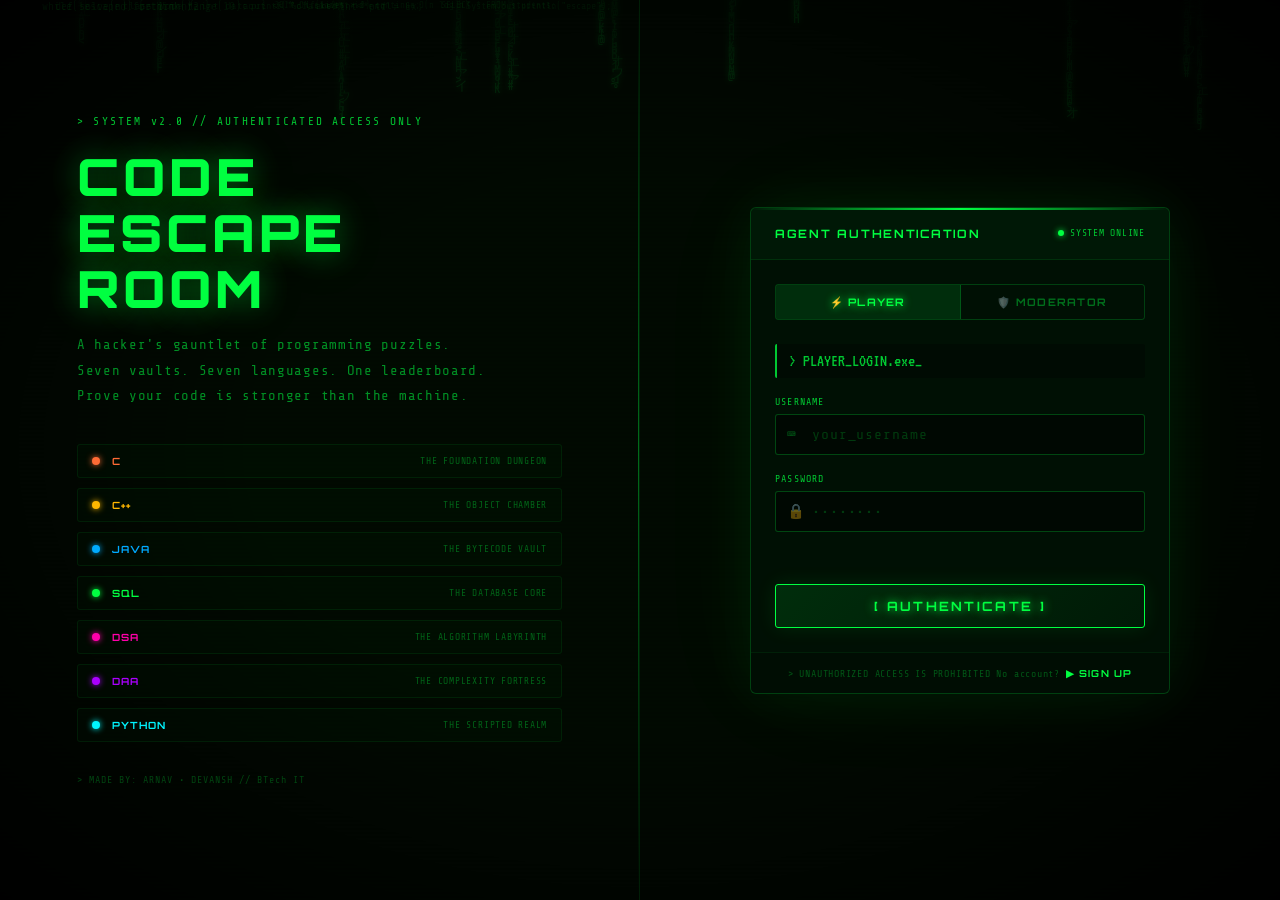
<file: frontend/login.html>
<!DOCTYPE html>
<html lang="en">
<head>
  <meta charset="UTF-8"/>
  <meta name="viewport" content="width=device-width, initial-scale=1.0"/>
  <title>CODE ESCAPE ROOM — LOGIN</title>
  <meta name="description" content="Login to Code Escape Room. Players and Moderators authenticate here."/>
  <link rel="icon" type="image/svg+xml" href="favicon.svg"/>
  <link rel="apple-touch-icon" sizes="180x180" href="favicon.svg"/>
  <link href="https://fonts.googleapis.com/css2?family=Share+Tech+Mono&family=Orbitron:wght@400;700;900&family=VT323&display=swap" rel="stylesheet"/>
  <style>
    :root {
      --green:      #00ff41;
      --green-dim:  #00c832;
      --green-dark: #003d10;
      --red:        #ff2233;
      --amber:      #ffb700;
      --cyan:       #00f5ff;
      --bg:         #020c02;
      --panel-bg:   rgba(0, 18, 5, 0.92);
      --font-mono:  'Share Tech Mono', monospace;
      --font-hud:   'Orbitron', sans-serif;
      --font-retro: 'VT323', monospace;
    }

    *, *::before, *::after { box-sizing: border-box; margin: 0; padding: 0; }
    html, body { width: 100%; height: 100%; background: var(--bg); color: var(--green); font-family: var(--font-mono); overflow: hidden; }

    /* ── MATRIX CANVAS ── */
    #matrixCanvas { position: fixed; inset: 0; z-index: 0; opacity: 0.15; }

    /* ── OVERLAYS ── */
    .scanlines {
      position: fixed; inset: 0; z-index: 1; pointer-events: none;
      background: repeating-linear-gradient(0deg, transparent, transparent 2px, rgba(0,0,0,0.07) 2px, rgba(0,0,0,0.07) 4px);
    }
    .vignette {
      position: fixed; inset: 0; z-index: 2; pointer-events: none;
      background: radial-gradient(ellipse at center, transparent 40%, rgba(0,0,0,0.92) 100%);
    }

    /* ── MAIN LAYOUT ── */
    .login-wrapper {
      position: relative; z-index: 10;
      width: 100%; height: 100vh;
      display: grid;
      grid-template-columns: 1fr 1fr;
    }

    /* ── LEFT PANEL — Branding ── */
    .brand-panel {
      display: flex;
      flex-direction: column;
      justify-content: center;
      padding: clamp(32px, 6vw, 80px);
      border-right: 1px solid rgba(0,255,65,0.1);
      position: relative;
      overflow: hidden;
    }

    .brand-panel::before {
      content: '';
      position: absolute;
      top: 0; right: 0; bottom: 0;
      width: 1px;
      background: linear-gradient(180deg, transparent, var(--green), transparent);
      opacity: 0.4;
    }

    /* Floating code lines decoration */
    .code-deco {
      position: absolute;
      top: 0; left: 0; right: 0; bottom: 0;
      pointer-events: none;
      overflow: hidden;
    }
    .code-line {
      position: absolute;
      font-family: var(--font-mono);
      font-size: 0.7rem;
      color: rgba(0,255,65,0.06);
      white-space: nowrap;
      animation: driftUp 20s linear infinite;
    }

    @keyframes driftUp {
      from { transform: translateY(110vh); }
      to   { transform: translateY(-10vh); }
    }

    .brand-tag {
      font-family: var(--font-mono);
      font-size: 0.7rem;
      color: var(--green-dim);
      letter-spacing: 0.2em;
      margin-bottom: 20px;
      opacity: 0;
      animation: fadeSlideIn 0.6s ease 0.3s forwards;
    }

    .brand-title {
      font-family: var(--font-hud);
      font-size: clamp(2rem, 4vw, 3.2rem);
      font-weight: 900;
      line-height: 1.1;
      letter-spacing: 0.08em;
      color: var(--green);
      text-shadow: 0 0 30px rgba(0,255,65,0.4), 0 0 60px rgba(0,255,65,0.15);
      margin-bottom: 16px;
      opacity: 0;
      animation: fadeSlideIn 0.6s ease 0.5s forwards;
    }

    .brand-sub {
      font-size: clamp(0.75rem, 1.2vw, 0.88rem);
      color: rgba(0,255,65,0.55);
      line-height: 1.8;
      letter-spacing: 0.05em;
      margin-bottom: 36px;
      opacity: 0;
      animation: fadeSlideIn 0.6s ease 0.7s forwards;
    }

    /* Room indicators */
    .room-indicators {
      display: flex;
      flex-direction: column;
      gap: 10px;
      opacity: 0;
      animation: fadeSlideIn 0.6s ease 0.9s forwards;
    }

    .room-ind {
      display: flex;
      align-items: center;
      gap: 12px;
      padding: 10px 14px;
      border: 1px solid rgba(0,255,65,0.08);
      border-radius: 3px;
      background: rgba(0,255,65,0.02);
      transition: all 0.2s;
    }
    .room-ind:hover {
      border-color: rgba(0,255,65,0.2);
      background: rgba(0,255,65,0.05);
    }

    .room-dot {
      width: 8px; height: 8px;
      border-radius: 50%;
      flex-shrink: 0;
    }
    .room-ind-name {
      font-family: var(--font-hud);
      font-size: 0.62rem;
      font-weight: 700;
      letter-spacing: 0.1em;
      flex: 1;
    }
    .room-ind-tag {
      font-size: 0.6rem;
      color: rgba(0,255,65,0.35);
      letter-spacing: 0.08em;
    }

    .brand-footer {
      margin-top: 32px;
      font-size: 0.62rem;
      color: rgba(0,255,65,0.25);
      letter-spacing: 0.1em;
      opacity: 0;
      animation: fadeSlideIn 0.6s ease 1.1s forwards;
    }

    /* ── RIGHT PANEL — Login Form ── */
    .form-panel {
      display: flex;
      flex-direction: column;
      justify-content: center;
      align-items: center;
      padding: clamp(24px, 5vw, 60px);
    }

    .login-box {
      width: 100%;
      max-width: 420px;
      background: var(--panel-bg);
      border: 1px solid rgba(0,255,65,0.2);
      border-radius: 6px;
      overflow: hidden;
      box-shadow: 0 0 60px rgba(0,255,65,0.08), 0 0 120px rgba(0,255,65,0.04);
      position: relative;
      opacity: 0;
      animation: fadeSlideIn 0.7s ease 0.4s forwards;
    }

    .login-box::before {
      content: '';
      position: absolute;
      top: 0; left: 0; right: 0;
      height: 2px;
      background: linear-gradient(90deg, transparent, var(--green), transparent);
    }

    /* Box header */
    .box-header {
      padding: 18px 24px;
      border-bottom: 1px solid rgba(0,255,65,0.1);
      background: rgba(0,255,65,0.03);
      display: flex;
      align-items: center;
      justify-content: space-between;
    }
    .box-title {
      font-family: var(--font-hud);
      font-size: 0.72rem;
      font-weight: 700;
      letter-spacing: 0.15em;
      color: var(--green);
    }
    .box-status {
      display: flex;
      align-items: center;
      gap: 6px;
      font-size: 0.6rem;
      color: var(--green-dim);
      letter-spacing: 0.08em;
    }
    .status-dot {
      width: 6px; height: 6px;
      border-radius: 50%;
      background: var(--green);
      box-shadow: 0 0 6px var(--green);
      animation: pulse 2s infinite;
    }

    /* Role toggle */
    .role-toggle {
      display: flex;
      margin: 24px 24px 0;
      border: 1px solid rgba(0,255,65,0.2);
      border-radius: 3px;
      overflow: hidden;
    }
    .role-btn {
      flex: 1;
      padding: 10px;
      background: transparent;
      border: none;
      color: rgba(0,255,65,0.4);
      font-family: var(--font-hud);
      font-size: 0.65rem;
      font-weight: 700;
      letter-spacing: 0.12em;
      cursor: pointer;
      transition: all 0.2s;
    }
    .role-btn.active {
      background: rgba(0,255,65,0.12);
      color: var(--green);
      text-shadow: 0 0 8px var(--green);
    }
    .role-btn:first-child { border-right: 1px solid rgba(0,255,65,0.2); }

    /* Form body */
    .box-body { padding: 24px; display: flex; flex-direction: column; gap: 18px; }

    /* Terminal prompt */
    .terminal-line {
      font-family: var(--font-retro);
      font-size: 1.1rem;
      color: var(--green-dim);
      padding: 8px 12px;
      background: rgba(0,0,0,0.3);
      border-radius: 2px;
      border-left: 2px solid var(--green-dim);
    }
    .cursor { animation: blink 0.8s step-end infinite; }

    /* Input groups */
    .input-group { display: flex; flex-direction: column; gap: 7px; }
    .input-label {
      font-size: 0.62rem;
      color: var(--green-dim);
      letter-spacing: 0.12em;
    }

    .input-wrap { position: relative; }
    .input-icon {
      position: absolute;
      left: 12px; top: 50%;
      transform: translateY(-50%);
      font-size: 0.9rem;
      opacity: 0.4;
      pointer-events: none;
    }

    .cyber-input {
      width: 100%;
      background: rgba(0,0,0,0.45);
      border: 1px solid rgba(0,255,65,0.25);
      border-radius: 3px;
      color: var(--green);
      font-family: var(--font-mono);
      font-size: 0.92rem;
      padding: 11px 14px 11px 36px;
      outline: none;
      letter-spacing: 0.06em;
      transition: all 0.2s;
    }
    .cyber-input::placeholder { color: rgba(0,255,65,0.2); }
    .cyber-input:focus {
      border-color: var(--green);
      box-shadow: 0 0 14px rgba(0,255,65,0.2), inset 0 0 8px rgba(0,255,65,0.04);
    }
    .cyber-input.error { border-color: var(--red); box-shadow: 0 0 12px rgba(255,34,51,0.2); }

    /* Error message */
    .error-msg {
      font-size: 0.68rem;
      color: var(--red);
      text-shadow: 0 0 6px rgba(255,34,51,0.4);
      letter-spacing: 0.06em;
      min-height: 16px;
      display: flex;
      align-items: center;
      gap: 6px;
    }

    /* Login button */
    .login-btn {
      width: 100%;
      padding: 13px;
      background: linear-gradient(135deg, rgba(0,255,65,0.12), rgba(0,200,50,0.05));
      border: 1px solid var(--green);
      border-radius: 3px;
      color: var(--green);
      font-family: var(--font-hud);
      font-size: 0.8rem;
      font-weight: 700;
      letter-spacing: 0.18em;
      cursor: pointer;
      transition: all 0.2s;
      text-shadow: 0 0 10px var(--green);
      box-shadow: 0 0 20px rgba(0,255,65,0.1);
      position: relative;
      overflow: hidden;
      display: flex;
      align-items: center;
      justify-content: center;
      gap: 10px;
    }
    .login-btn:hover {
      background: rgba(0,255,65,0.18);
      box-shadow: 0 0 30px rgba(0,255,65,0.25);
      transform: translateY(-1px);
    }
    .login-btn:active { transform: translateY(0); }
    .login-btn:disabled { opacity: 0.5; cursor: not-allowed; transform: none; }
    .btn-spinner { display: none; width: 14px; height: 14px; border: 2px solid rgba(0,255,65,0.3); border-top-color: var(--green); border-radius: 50%; animation: spin 0.7s linear infinite; }
    .login-btn.loading .btn-spinner { display: block; }
    .login-btn.loading .btn-text { opacity: 0.6; }

    /* Box footer */
    .box-footer {
      padding: 14px 24px;
      border-top: 1px solid rgba(0,255,65,0.08);
      background: rgba(0,0,0,0.2);
      text-align: center;
      font-size: 0.62rem;
      color: rgba(0,255,65,0.3);
      letter-spacing: 0.08em;
    }

    /* ── SUCCESS FLASH ── */
    .success-overlay {
      position: fixed; inset: 0; z-index: 100;
      background: rgba(0,255,65,0.05);
      display: flex; align-items: center; justify-content: center;
      opacity: 0; pointer-events: none;
      transition: opacity 0.3s;
    }
    .success-overlay.show { opacity: 1; }
    .success-msg {
      font-family: var(--font-retro);
      font-size: 2.5rem;
      color: var(--green);
      text-shadow: 0 0 30px var(--green);
      letter-spacing: 0.2em;
      animation: glitchPulse 0.5s infinite;
    }

    /* ── UTILITIES ── */
    @keyframes fadeSlideIn {
      from { opacity: 0; transform: translateY(16px); }
      to   { opacity: 1; transform: none; }
    }
    @keyframes blink   { 50% { opacity: 0; } }
    @keyframes pulse   { 0%,100%{opacity:1;} 50%{opacity:0.4;} }
    @keyframes spin    { to { transform: rotate(360deg); } }
    @keyframes glitchPulse {
      0%,100% { text-shadow: 0 0 30px var(--green); }
      50% { text-shadow: -2px 0 var(--red), 2px 0 var(--cyan), 0 0 30px var(--green); }
    }

    ::-webkit-scrollbar { width: 4px; }
    ::-webkit-scrollbar-track { background: var(--bg); }
    ::-webkit-scrollbar-thumb { background: var(--green-dark); }

    @media (max-width: 768px) {
      .login-wrapper { grid-template-columns: 1fr; }
      .brand-panel { display: none; }
      .form-panel { padding: 24px 16px; }
    }
  </style>
</head>
<body>

<canvas id="matrixCanvas"></canvas>
<div class="scanlines"></div>
<div class="vignette"></div>

<!-- Success overlay -->
<div class="success-overlay" id="successOverlay">
  <div class="success-msg" id="successMsg">ACCESS GRANTED</div>
</div>

<div class="login-wrapper">

  <!-- LEFT — Branding -->
  <div class="brand-panel">
    <!-- Floating code decoration -->
    <div class="code-deco" id="codeDeco"></div>

    <div class="brand-tag">&gt; SYSTEM v2.0 // AUTHENTICATED ACCESS ONLY</div>

    <h1 class="brand-title">CODE<br>ESCAPE<br>ROOM</h1>

    <p class="brand-sub">
      A hacker's gauntlet of programming puzzles.<br>
      Seven vaults. Seven languages. One leaderboard.<br>
      Prove your code is stronger than the machine.
    </p>

    <!-- Room list -->
    <div class="room-indicators">
      <div class="room-ind">
        <div class="room-dot" style="background:#ff6b35;box-shadow:0 0 6px #ff6b35"></div>
        <span class="room-ind-name" style="color:#ff6b35">C</span>
        <span class="room-ind-tag">THE FOUNDATION DUNGEON</span>
      </div>
      <div class="room-ind">
        <div class="room-dot" style="background:#ffb700;box-shadow:0 0 6px #ffb700"></div>
        <span class="room-ind-name" style="color:#ffb700">C++</span>
        <span class="room-ind-tag">THE OBJECT CHAMBER</span>
      </div>
      <div class="room-ind">
        <div class="room-dot" style="background:#00aaff;box-shadow:0 0 6px #00aaff"></div>
        <span class="room-ind-name" style="color:#00aaff">JAVA</span>
        <span class="room-ind-tag">THE BYTECODE VAULT</span>
      </div>
      <div class="room-ind">
        <div class="room-dot" style="background:#00ff41;box-shadow:0 0 6px #00ff41"></div>
        <span class="room-ind-name" style="color:#00ff41">SQL</span>
        <span class="room-ind-tag">THE DATABASE CORE</span>
      </div>
      <div class="room-ind">
        <div class="room-dot" style="background:#ff00aa;box-shadow:0 0 6px #ff00aa"></div>
        <span class="room-ind-name" style="color:#ff00aa">DSA</span>
        <span class="room-ind-tag">THE ALGORITHM LABYRINTH</span>
      </div>
      <div class="room-ind">
        <div class="room-dot" style="background:#aa00ff;box-shadow:0 0 6px #aa00ff"></div>
        <span class="room-ind-name" style="color:#aa00ff">DAA</span>
        <span class="room-ind-tag">THE COMPLEXITY FORTRESS</span>
      </div>
      <div class="room-ind">
        <div class="room-dot" style="background:#00f5ff;box-shadow:0 0 6px #00f5ff"></div>
        <span class="room-ind-name" style="color:#00f5ff">PYTHON</span>
        <span class="room-ind-tag">THE SCRIPTED REALM</span>
      </div>
    </div>

    <div class="brand-footer">&gt; MADE BY: ARNAV • DEVANSH // BTech IT</div>
  </div>

  <!-- RIGHT — Login Form -->
  <div class="form-panel">
    <div class="login-box">

      <!-- Header -->
      <div class="box-header">
        <div class="box-title">AGENT AUTHENTICATION</div>
        <div class="box-status">
          <div class="status-dot"></div>
          <span>SYSTEM ONLINE</span>
        </div>
      </div>

      <!-- Role Toggle -->
      <div class="role-toggle">
        <button class="role-btn active" id="playerBtn" onclick="setRole('student')">
          ⚡ PLAYER
        </button>
        <button class="role-btn" id="moderatorBtn" onclick="setRole('admin')">
          🛡️ MODERATOR
        </button>
      </div>

      <!-- Form -->
      <div class="box-body">

        <!-- Terminal prompt -->
        <div class="terminal-line">
          &gt; <span id="rolePrompt">PLAYER</span>_LOGIN.exe<span class="cursor">_</span>
        </div>

        <!-- Username -->
        <div class="input-group">
          <label class="input-label">USERNAME</label>
          <div class="input-wrap">
            <span class="input-icon">⌨</span>
            <input type="text" class="cyber-input" id="usernameInput"
              placeholder="your_username" autocomplete="username"/>
          </div>
        </div>

        <!-- Password -->
        <div class="input-group">
          <label class="input-label">PASSWORD</label>
          <div class="input-wrap">
            <span class="input-icon">🔒</span>
            <input type="password" class="cyber-input" id="passwordInput"
              placeholder="••••••••" autocomplete="off"/>
          </div>
        </div>

        <!-- Error -->
        <div class="error-msg" id="errorMsg"></div>

        <!-- Submit -->
        <button class="login-btn" id="loginBtn" onclick="handleLogin()">
          <div class="btn-spinner"></div>
          <span class="btn-text">[ AUTHENTICATE ]</span>
        </button>

      </div>

      <!-- Footer -->
      <div class="box-footer" style="flex-direction:column;gap:6px;">
        <span>&gt; UNAUTHORIZED ACCESS IS PROHIBITED</span>
        <span>No account? <a href="signup.html" style="color:var(--green);font-family:var(--font-hud);font-size:0.6rem;font-weight:700;letter-spacing:0.12em;text-decoration:none;" onmouseover="this.style.textShadow='0 0 8px var(--green)'" onmouseout="this.style.textShadow='none'">▶ SIGN UP</a></span>
      </div>

    </div>
  </div>

</div>

<script>
/* ════════════════════════════════════════════════
   CONFIG
════════════════════════════════════════════════ */
const API_BASE = (location.hostname === 'localhost' || location.hostname === '127.0.0.1')
  ? '/api'
  : 'https://code-escape-room-kk9h.onrender.com/api';
let currentRole = 'student';

/* ════════════════════════════════════════════════
   MATRIX RAIN
════════════════════════════════════════════════ */
const canvas = document.getElementById('matrixCanvas');
const ctx    = canvas.getContext('2d');
const CHARS  = '01アイウエオABCDEFGHIJKLMNOP<>{}[]#@$%&';
let drops    = [];
const fs     = 13;

function resizeCanvas() {
  canvas.width  = window.innerWidth;
  canvas.height = window.innerHeight;
  drops = Array.from({length: Math.floor(canvas.width/fs)}, ()=>Math.random()*-80);
}
function drawMatrix() {
  ctx.fillStyle = 'rgba(2,12,2,0.055)';
  ctx.fillRect(0,0,canvas.width,canvas.height);
  drops.forEach((y,i) => {
    const ch = CHARS[Math.floor(Math.random()*CHARS.length)];
    ctx.fillStyle = '#00ff41'; ctx.shadowColor='#00ff41'; ctx.shadowBlur=6;
    ctx.font = `${fs}px 'Share Tech Mono',monospace`;
    ctx.fillText(ch, i*fs, y*fs);
    ctx.shadowBlur = 0;
    if(y*fs > canvas.height && Math.random()>0.975) drops[i] = 0;
    drops[i] += 0.45;
  });
}
resizeCanvas();
window.addEventListener('resize', resizeCanvas);
setInterval(drawMatrix, 48);

/* ════════════════════════════════════════════════
   FLOATING CODE DECORATION
════════════════════════════════════════════════ */
const codeSnippets = [
  'SELECT * FROM students;',
  'int *ptr = &x;',
  'System.out.println("escape");',
  'def solve(n): return n*2',
  'cout << "cracked" << endl;',
  'O(n log n)',
  'if(lives > 0) continue;',
  'JOIN ON student.id',
  'class Node { int data; }',
  'for i in range(10):',
  'printf("%d", ans);',
  'while(!escaped) { think(); }',
];

function buildCodeDeco() {
  const deco = document.getElementById('codeDeco');
  codeSnippets.forEach((snippet, i) => {
    const el = document.createElement('div');
    el.className  = 'code-line';
    el.textContent = snippet;
    el.style.left  = `${Math.random() * 90}%`;
    el.style.animationDuration  = `${18 + Math.random() * 14}s`;
    el.style.animationDelay    = `${-Math.random() * 20}s`;
    el.style.fontSize = `${0.55 + Math.random() * 0.2}rem`;
    deco.appendChild(el);
  });
}
buildCodeDeco();

/* ════════════════════════════════════════════════
   ROLE TOGGLE
════════════════════════════════════════════════ */
function setRole(role) {
  currentRole = role;
  document.getElementById('playerBtn').classList.toggle('active',    role === 'student');
  document.getElementById('moderatorBtn').classList.toggle('active', role === 'admin');
  document.getElementById('rolePrompt').textContent = role === 'admin' ? 'MODERATOR' : 'PLAYER';
  clearError();
}

/* ════════════════════════════════════════════════
   ERROR HANDLING
════════════════════════════════════════════════ */
function showError(msg) {
  const el = document.getElementById('errorMsg');
  el.innerHTML = `⚠ ${msg}`;
  document.getElementById('usernameInput').classList.add('error');
  document.getElementById('passwordInput').classList.add('error');
}

function clearError() {
  document.getElementById('errorMsg').innerHTML = '';
  document.getElementById('usernameInput').classList.remove('error');
  document.getElementById('passwordInput').classList.remove('error');
}

/* ════════════════════════════════════════════════
   LOGIN HANDLER
════════════════════════════════════════════════ */
async function handleLogin() {
  clearError();

  const username = document.getElementById('usernameInput').value.trim();
  const password = document.getElementById('passwordInput').value;
  const btn      = document.getElementById('loginBtn');

  if (!username || !password) {
    showError('Username and password are required');
    return;
  }

  btn.classList.add('loading');
  btn.disabled = true;

  try {
    const res = await fetch(`${API_BASE}/auth/login`, {
      method:  'POST',
      headers: { 'Content-Type': 'application/json' },
      body:    JSON.stringify({ username, password })
    });

    const data = await res.json();

    if (!res.ok) {
      showError(data.error || 'Login failed. Try again.');
      btn.classList.remove('loading');
      btn.disabled = false;
      return;
    }

    // Verify role matches selected tab
    if (data.user.role !== currentRole) {
      const tabName = currentRole === 'admin' ? 'MODERATOR' : 'PLAYER';
      showError(`This account is not a ${tabName} account.`);
      btn.classList.remove('loading');
      btn.disabled = false;
      return;
    }

    // Save tokens
    localStorage.setItem('cer_token',   data.access_token);
    localStorage.setItem('cer_refresh', data.refresh_token);
    localStorage.setItem('cer_user',    JSON.stringify(data.user));

    // Success flash
    const overlay = document.getElementById('successOverlay');
    const msg     = document.getElementById('successMsg');
    msg.textContent = data.user.role === 'admin' ? 'MODERATOR ACCESS GRANTED' : 'ACCESS GRANTED';
    overlay.classList.add('show');

    setTimeout(() => {
      if (data.user.role === 'admin') {
        window.location.href = 'admin.html';
      } else {
        window.location.href = 'index.html';
      }
    }, 1200);

  } catch (err) {
    showError('Cannot connect to server. Is Flask running?');
    btn.classList.remove('loading');
    btn.disabled = false;
  }
}

/* ════════════════════════════════════════════════
   ENTER KEY SUPPORT
════════════════════════════════════════════════ */
document.addEventListener('keydown', e => {
  if (e.key === 'Enter') handleLogin();
});

/* ════════════════════════════════════════════════
   AUTO REDIRECT IF ALREADY LOGGED IN
════════════════════════════════════════════════ */
window.addEventListener('DOMContentLoaded', () => {
  const token = localStorage.getItem('cer_token');
  const user  = JSON.parse(localStorage.getItem('cer_user') || 'null');
  if (token && user) {
    if (user.role === 'admin') window.location.href = 'admin.html';
    else window.location.href = 'index.html';
  }
});
</script>
</body>
</html>
</file>
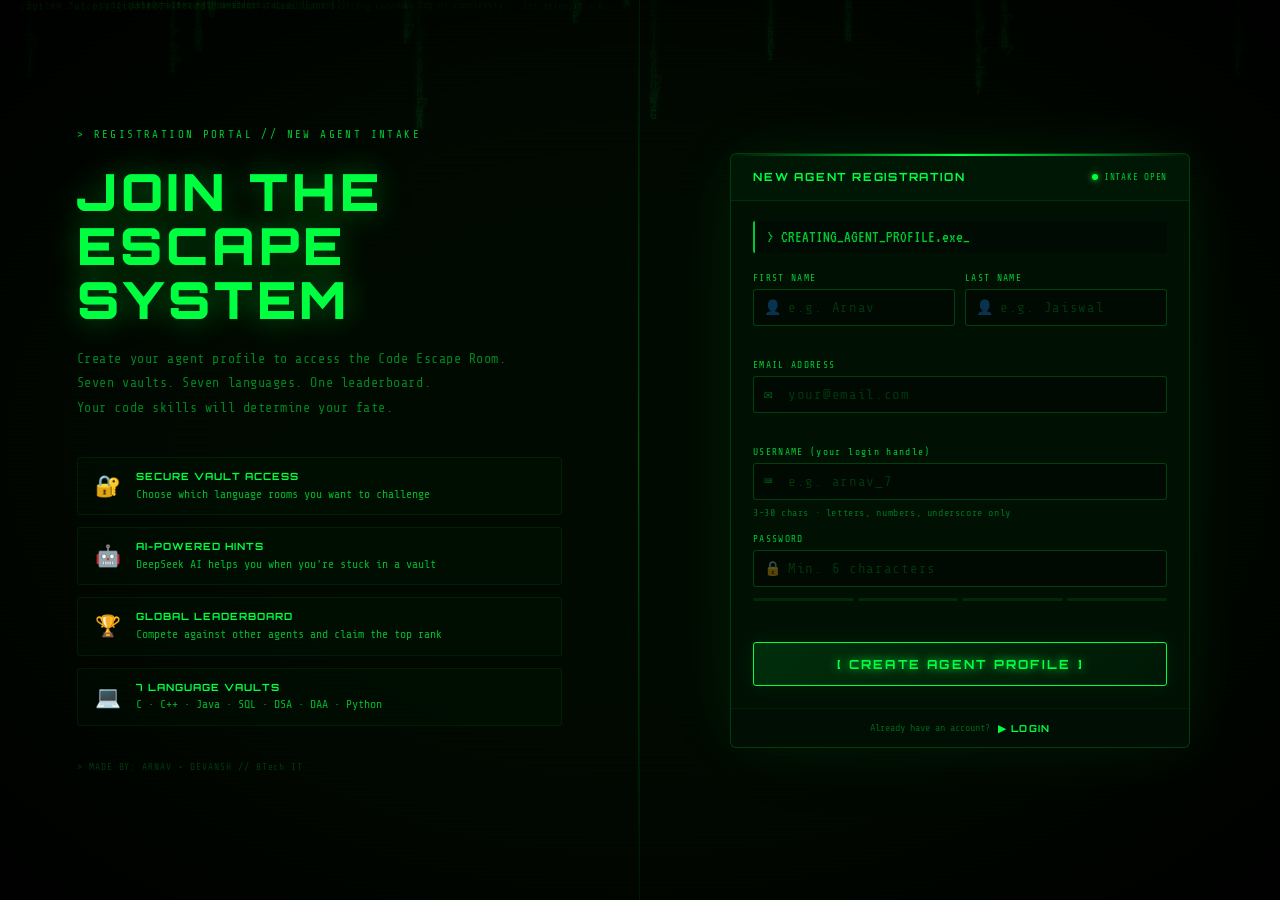
<file: frontend/signup.html>
<!DOCTYPE html>
<html lang="en">
<head>
  <meta charset="UTF-8"/>
  <meta name="viewport" content="width=device-width, initial-scale=1.0"/>
  <title>CODE ESCAPE ROOM — SIGN UP</title>
  <meta name="description" content="Create your agent profile and join the Code Escape Room. Prove your code skills across 7 language vaults."/>
  <link rel="icon" type="image/svg+xml" href="favicon.svg"/>
  <link rel="apple-touch-icon" sizes="180x180" href="favicon.svg"/>
  <link href="https://fonts.googleapis.com/css2?family=Share+Tech+Mono&family=Orbitron:wght@400;700;900&family=VT323&display=swap" rel="stylesheet"/>
  <style>
    :root {
      --green:      #00ff41;
      --green-dim:  #00c832;
      --green-dark: #003d10;
      --red:        #ff2233;
      --amber:      #ffb700;
      --cyan:       #00f5ff;
      --bg:         #020c02;
      --panel-bg:   rgba(0,18,5,0.95);
      --border:     rgba(0,255,65,0.18);
      --font-mono:  'Share Tech Mono', monospace;
      --font-hud:   'Orbitron', sans-serif;
      --font-retro: 'VT323', monospace;
    }

    *, *::before, *::after { box-sizing: border-box; margin: 0; padding: 0; }
    html, body { width: 100%; min-height: 100vh; background: var(--bg); color: var(--green); font-family: var(--font-mono); overflow-x: hidden; }

    /* ── BACKGROUND ── */
    #matrixCanvas { position: fixed; inset: 0; z-index: 0; opacity: 0.13; }
    .scanlines {
      position: fixed; inset: 0; z-index: 1; pointer-events: none;
      background: repeating-linear-gradient(0deg, transparent, transparent 2px, rgba(0,0,0,0.07) 2px, rgba(0,0,0,0.07) 4px);
    }
    .vignette {
      position: fixed; inset: 0; z-index: 2; pointer-events: none;
      background: radial-gradient(ellipse at center, transparent 40%, rgba(0,0,0,0.9) 100%);
    }

    /* ── LAYOUT ── */
    .page-wrapper {
      position: relative; z-index: 10;
      min-height: 100vh;
      display: grid;
      grid-template-columns: 1fr 1fr;
    }

    /* ── LEFT PANEL ── */
    .brand-panel {
      display: flex; flex-direction: column; justify-content: center;
      padding: clamp(32px, 6vw, 80px);
      border-right: 1px solid rgba(0,255,65,0.08);
      position: relative; overflow: hidden;
    }
    .brand-panel::after {
      content: ''; position: absolute; top: 0; right: 0; bottom: 0; width: 1px;
      background: linear-gradient(180deg, transparent, var(--green), transparent);
      opacity: 0.3;
    }

    /* Floating code decoration */
    .code-deco { position: absolute; inset: 0; pointer-events: none; overflow: hidden; }
    .code-line {
      position: absolute; font-family: var(--font-mono); font-size: 0.65rem;
      color: rgba(0,255,65,0.05); white-space: nowrap;
      animation: driftUp 22s linear infinite;
    }
    @keyframes driftUp { from { transform: translateY(110vh); } to { transform: translateY(-10vh); } }

    .brand-tag {
      font-family: var(--font-mono); font-size: 0.68rem;
      color: var(--green-dim); letter-spacing: 0.22em; margin-bottom: 24px;
      opacity: 0; animation: slideUp 0.6s ease 0.3s forwards;
    }
    .brand-title {
      font-family: var(--font-hud); font-size: clamp(2rem, 4vw, 3.2rem);
      font-weight: 900; line-height: 1.05; letter-spacing: 0.08em; color: var(--green);
      text-shadow: 0 0 30px rgba(0,255,65,0.35), 0 0 60px rgba(0,255,65,0.12);
      margin-bottom: 20px;
      opacity: 0; animation: slideUp 0.6s ease 0.5s forwards;
    }
    .brand-desc {
      font-size: clamp(0.72rem, 1.1vw, 0.84rem); color: rgba(0,255,65,0.5);
      line-height: 1.85; letter-spacing: 0.04em; margin-bottom: 36px;
      opacity: 0; animation: slideUp 0.6s ease 0.7s forwards;
    }

    /* Feature list */
    .feature-list { display: flex; flex-direction: column; gap: 12px; opacity: 0; animation: slideUp 0.6s ease 0.9s forwards; }
    .feature-item {
      display: flex; align-items: center; gap: 14px; padding: 11px 16px;
      border: 1px solid rgba(0,255,65,0.07); border-radius: 3px;
      background: rgba(0,255,65,0.02); transition: all 0.2s;
    }
    .feature-item:hover { border-color: rgba(0,255,65,0.2); background: rgba(0,255,65,0.05); }
    .feature-icon { font-size: 1.3rem; min-width: 28px; text-align: center; }
    .feature-text { font-size: 0.72rem; color: rgba(0,255,65,0.7); line-height: 1.5; }
    .feature-text strong { color: var(--green); display: block; font-family: var(--font-hud); font-size: 0.62rem; letter-spacing: 0.1em; margin-bottom: 2px; }

    .brand-footer {
      margin-top: 36px; font-size: 0.6rem; color: rgba(0,255,65,0.2); letter-spacing: 0.1em;
      opacity: 0; animation: slideUp 0.6s ease 1.1s forwards;
    }

    /* ── RIGHT PANEL ── */
    .form-panel {
      display: flex; flex-direction: column; justify-content: center; align-items: center;
      padding: clamp(24px, 5vw, 60px);
    }

    .signup-box {
      width: 100%; max-width: 460px;
      background: var(--panel-bg);
      border: 1px solid var(--border);
      border-radius: 6px;
      box-shadow: 0 0 60px rgba(0,255,65,0.07), 0 0 120px rgba(0,255,65,0.03);
      overflow: hidden; position: relative;
      opacity: 0; animation: slideUp 0.7s ease 0.4s forwards;
    }
    .signup-box::before {
      content: ''; position: absolute; top: 0; left: 0; right: 0; height: 2px;
      background: linear-gradient(90deg, transparent, var(--green), transparent);
    }

    /* Box header */
    .box-header {
      padding: 16px 22px; border-bottom: 1px solid rgba(0,255,65,0.1);
      background: rgba(0,255,65,0.025);
      display: flex; align-items: center; justify-content: space-between;
    }
    .box-title { font-family: var(--font-hud); font-size: 0.7rem; font-weight: 700; letter-spacing: 0.16em; color: var(--green); }
    .box-status { display: flex; align-items: center; gap: 6px; font-size: 0.58rem; color: var(--green-dim); letter-spacing: 0.08em; }
    .status-dot { width: 6px; height: 6px; border-radius: 50%; background: var(--green); box-shadow: 0 0 6px var(--green); animation: pulse 2s infinite; }
    @keyframes pulse { 0%,100%{opacity:1;} 50%{opacity:0.4;} }

    /* Terminal line */
    .terminal-line {
      margin: 20px 22px 0;
      font-family: var(--font-retro); font-size: 1.05rem; color: var(--green-dim);
      padding: 8px 12px; background: rgba(0,0,0,0.3);
      border-radius: 2px; border-left: 2px solid var(--green-dim);
    }
    .cursor { animation: blink 0.8s step-end infinite; }
    @keyframes blink { 50%{opacity:0;} }

    /* Form body */
    .box-body { padding: 20px 22px 22px; display: flex; flex-direction: column; gap: 14px; }

    /* Name row */
    .name-row { display: grid; grid-template-columns: 1fr 1fr; gap: 10px; }

    /* Input group */
    .input-group { display: flex; flex-direction: column; gap: 6px; }
    .input-label { font-size: 0.6rem; color: var(--green-dim); letter-spacing: 0.14em; }
    .input-wrap  { position: relative; }
    .input-icon  {
      position: absolute; left: 11px; top: 50%; transform: translateY(-50%);
      font-size: 0.88rem; opacity: 0.38; pointer-events: none;
    }

    .cyber-input {
      width: 100%;
      background: rgba(0,0,0,0.42);
      border: 1px solid rgba(0,255,65,0.22);
      border-radius: 3px;
      color: var(--green);
      font-family: var(--font-mono); font-size: 0.88rem;
      padding: 10px 12px 10px 34px;
      outline: none; letter-spacing: 0.05em;
      transition: all 0.2s;
    }
    .cyber-input::placeholder { color: rgba(0,255,65,0.18); }
    .cyber-input:focus { border-color: var(--green); box-shadow: 0 0 14px rgba(0,255,65,0.18), inset 0 0 6px rgba(0,255,65,0.04); }
    .cyber-input.error  { border-color: var(--red); box-shadow: 0 0 10px rgba(255,34,51,0.18); }
    .cyber-input.valid  { border-color: var(--green-dim); }

    /* Password strength */
    .pw-strength { display: flex; gap: 4px; margin-top: 5px; }
    .pw-bar { flex: 1; height: 3px; border-radius: 2px; background: rgba(0,255,65,0.1); transition: all 0.3s; }
    .pw-bar.weak   { background: var(--red); }
    .pw-bar.medium { background: var(--amber); }
    .pw-bar.strong { background: var(--green); box-shadow: 0 0 6px var(--green); }
    .pw-label { font-size: 0.58rem; letter-spacing: 0.1em; margin-top: 3px; height: 14px; transition: all 0.2s; }

    /* Error / hint message */
    .field-msg { font-size: 0.63rem; letter-spacing: 0.06em; min-height: 14px; display: flex; align-items: center; gap: 5px; }
    .field-msg.error { color: var(--red); }
    .field-msg.hint  { color: rgba(0,255,65,0.4); }

    /* Global error */
    .global-error {
      padding: 10px 14px; background: rgba(255,34,51,0.07);
      border: 1px solid rgba(255,34,51,0.3); border-radius: 3px;
      font-size: 0.7rem; color: var(--red); letter-spacing: 0.06em;
      display: none; align-items: center; gap: 8px;
    }
    .global-error.show { display: flex; }

    /* Submit button */
    .signup-btn {
      width: 100%; padding: 13px;
      background: linear-gradient(135deg, rgba(0,255,65,0.12), rgba(0,200,50,0.04));
      border: 1px solid var(--green); border-radius: 3px;
      color: var(--green); font-family: var(--font-hud); font-size: 0.78rem;
      font-weight: 700; letter-spacing: 0.18em; cursor: pointer;
      transition: all 0.2s; text-shadow: 0 0 10px var(--green);
      box-shadow: 0 0 20px rgba(0,255,65,0.08);
      display: flex; align-items: center; justify-content: center; gap: 10px;
      margin-top: 4px; position: relative; overflow: hidden;
    }
    .signup-btn:hover { background: rgba(0,255,65,0.18); box-shadow: 0 0 30px rgba(0,255,65,0.22); transform: translateY(-1px); }
    .signup-btn:active { transform: translateY(0); }
    .signup-btn:disabled { opacity: 0.5; cursor: not-allowed; transform: none; }
    .btn-spinner { display: none; width: 14px; height: 14px; border: 2px solid rgba(0,255,65,0.3); border-top-color: var(--green); border-radius: 50%; animation: spin 0.7s linear infinite; }
    .signup-btn.loading .btn-spinner { display: block; }
    .signup-btn.loading .btn-text { opacity: 0.6; }
    @keyframes spin { to { transform: rotate(360deg); } }

    /* Box footer */
    .box-footer {
      padding: 13px 22px; border-top: 1px solid rgba(0,255,65,0.07);
      background: rgba(0,0,0,0.15); text-align: center;
      font-size: 0.63rem; color: rgba(0,255,65,0.35);
      display: flex; align-items: center; justify-content: center; gap: 8px;
    }
    .login-link {
      color: var(--green); text-decoration: none; font-family: var(--font-hud);
      font-size: 0.6rem; font-weight: 700; letter-spacing: 0.12em;
      transition: all 0.2s; text-shadow: none;
    }
    .login-link:hover { text-shadow: 0 0 8px var(--green); letter-spacing: 0.16em; }

    /* ── SUCCESS OVERLAY ── */
    .success-overlay {
      position: fixed; inset: 0; z-index: 200;
      background: rgba(2,12,2,0.94); backdrop-filter: blur(8px);
      display: flex; flex-direction: column; align-items: center; justify-content: center; gap: 20px;
      opacity: 0; pointer-events: none; transition: opacity 0.4s;
    }
    .success-overlay.show { opacity: 1; pointer-events: all; }
    .success-icon  { font-size: 4rem; animation: bounceIn 0.5s ease; }
    .success-title { font-family: var(--font-hud); font-size: clamp(1.2rem, 2.5vw, 1.8rem); font-weight: 900; letter-spacing: 0.2em; color: var(--green); text-shadow: 0 0 24px var(--green); }
    .success-sub   { font-size: 0.8rem; color: rgba(0,255,65,0.6); letter-spacing: 0.1em; }
    @keyframes bounceIn { 0%{transform:scale(0.5);opacity:0;} 80%{transform:scale(1.1);} 100%{transform:scale(1);opacity:1;} }

    /* ── ANIMATIONS ── */
    @keyframes slideUp { from{opacity:0;transform:translateY(16px);} to{opacity:1;transform:none;} }

    ::-webkit-scrollbar { width: 4px; }
    ::-webkit-scrollbar-track { background: var(--bg); }
    ::-webkit-scrollbar-thumb { background: var(--green-dark); border-radius: 3px; }

    @media (max-width: 768px) {
      .page-wrapper { grid-template-columns: 1fr; }
      .brand-panel  { display: none; }
      .form-panel   { padding: 24px 16px; }
    }
  </style>
</head>
<body>

<canvas id="matrixCanvas"></canvas>
<div class="scanlines"></div>
<div class="vignette"></div>

<!-- Success Overlay -->
<div class="success-overlay" id="successOverlay">
  <div class="success-icon">🔓</div>
  <div class="success-title">AGENT REGISTERED</div>
  <div class="success-sub" id="successName">&gt; WELCOME, AGENT. REDIRECTING...</div>
</div>

<div class="page-wrapper">

  <!-- LEFT — Branding -->
  <div class="brand-panel">
    <div class="code-deco" id="codeDeco"></div>

    <div class="brand-tag">&gt; REGISTRATION PORTAL // NEW AGENT INTAKE</div>
    <h1 class="brand-title">JOIN THE<br>ESCAPE<br>SYSTEM</h1>
    <p class="brand-desc">
      Create your agent profile to access the Code Escape Room.<br>
      Seven vaults. Seven languages. One leaderboard.<br>
      Your code skills will determine your fate.
    </p>

    <div class="feature-list">
      <div class="feature-item">
        <div class="feature-icon">🔐</div>
        <div class="feature-text">
          <strong>SECURE VAULT ACCESS</strong>
          Choose which language rooms you want to challenge
        </div>
      </div>
      <div class="feature-item">
        <div class="feature-icon">🤖</div>
        <div class="feature-text">
          <strong>AI-POWERED HINTS</strong>
          DeepSeek AI helps you when you're stuck in a vault
        </div>
      </div>
      <div class="feature-item">
        <div class="feature-icon">🏆</div>
        <div class="feature-text">
          <strong>GLOBAL LEADERBOARD</strong>
          Compete against other agents and claim the top rank
        </div>
      </div>
      <div class="feature-item">
        <div class="feature-icon">💻</div>
        <div class="feature-text">
          <strong>7 LANGUAGE VAULTS</strong>
          C · C++ · Java · SQL · DSA · DAA · Python
        </div>
      </div>
    </div>

    <div class="brand-footer">&gt; MADE BY: ARNAV • DEVANSH // BTech IT</div>
  </div>

  <!-- RIGHT — Signup Form -->
  <div class="form-panel">
    <div class="signup-box">

      <!-- Header -->
      <div class="box-header">
        <div class="box-title">NEW AGENT REGISTRATION</div>
        <div class="box-status">
          <div class="status-dot"></div>
          <span>INTAKE OPEN</span>
        </div>
      </div>

      <!-- Terminal prompt -->
      <div class="terminal-line">
        &gt; CREATING_AGENT_PROFILE.exe<span class="cursor">_</span>
      </div>

      <!-- Form body -->
      <div class="box-body">

        <!-- Name row -->
        <div class="name-row">
          <div class="input-group">
            <label class="input-label" for="firstNameInput">FIRST NAME</label>
            <div class="input-wrap">
              <span class="input-icon">👤</span>
              <input type="text" class="cyber-input" id="firstNameInput"
                placeholder="e.g. Arnav" maxlength="40" autocomplete="given-name"/>
            </div>
            <div class="field-msg hint" id="firstNameMsg"></div>
          </div>
          <div class="input-group">
            <label class="input-label" for="lastNameInput">LAST NAME</label>
            <div class="input-wrap">
              <span class="input-icon">👤</span>
              <input type="text" class="cyber-input" id="lastNameInput"
                placeholder="e.g. Jaiswal" maxlength="40" autocomplete="family-name"/>
            </div>
            <div class="field-msg hint" id="lastNameMsg"></div>
          </div>
        </div>

        <!-- Email -->
        <div class="input-group">
          <label class="input-label" for="emailInput">EMAIL ADDRESS</label>
          <div class="input-wrap">
            <span class="input-icon">✉</span>
            <input type="email" class="cyber-input" id="emailInput"
              placeholder="your@email.com" autocomplete="email"/>
          </div>
          <div class="field-msg hint" id="emailMsg"></div>
        </div>

        <!-- Username -->
        <div class="input-group">
          <label class="input-label" for="usernameInput">USERNAME (your login handle)</label>
          <div class="input-wrap">
            <span class="input-icon">⌨</span>
            <input type="text" class="cyber-input" id="usernameInput"
              placeholder="e.g. arnav_7" maxlength="30" autocomplete="username"/>
          </div>
          <div class="field-msg hint" id="usernameMsg">3-30 chars · letters, numbers, underscore only</div>
        </div>

        <!-- Password -->
        <div class="input-group">
          <label class="input-label" for="passwordInput">PASSWORD</label>
          <div class="input-wrap">
            <span class="input-icon">🔒</span>
            <input type="password" class="cyber-input" id="passwordInput"
              placeholder="Min. 6 characters" autocomplete="new-password"
              oninput="checkStrength(this.value)"/>
          </div>
          <div class="pw-strength">
            <div class="pw-bar" id="pwBar1"></div>
            <div class="pw-bar" id="pwBar2"></div>
            <div class="pw-bar" id="pwBar3"></div>
            <div class="pw-bar" id="pwBar4"></div>
          </div>
          <div class="pw-label" id="pwLabel" style="color:rgba(0,255,65,0.3)"></div>
        </div>

        <!-- Global error -->
        <div class="global-error" id="globalError">
          <span>⚠</span><span id="globalErrorText"></span>
        </div>

        <!-- Submit -->
        <button class="signup-btn" id="signupBtn" onclick="handleSignup()">
          <div class="btn-spinner"></div>
          <span class="btn-text">[ CREATE AGENT PROFILE ]</span>
        </button>

      </div>

      <!-- Footer -->
      <div class="box-footer">
        <span>Already have an account?</span>
        <a href="login.html" class="login-link">▶ LOGIN</a>
      </div>

    </div>
  </div>

</div>

<script>
/* ════════ CONFIG ════════ */
const API_BASE = (location.hostname === 'localhost' || location.hostname === '127.0.0.1')
  ? '/api'
  : 'https://code-escape-room-kk9h.onrender.com/api';

/* ════════ MATRIX RAIN ════════ */
const canvas = document.getElementById('matrixCanvas');
const ctx    = canvas.getContext('2d');
const CHARS  = '01アイウエオABCDEFGHIJKLM<>{}[]#@$%&';
let drops = [], fs = 13;

function resizeCanvas() {
  canvas.width  = window.innerWidth;
  canvas.height = window.innerHeight;
  drops = Array.from({length: Math.floor(canvas.width/fs)}, () => Math.random()*-80);
}
function drawMatrix() {
  ctx.fillStyle = 'rgba(2,12,2,0.055)';
  ctx.fillRect(0,0,canvas.width,canvas.height);
  drops.forEach((y,i) => {
    const ch = CHARS[Math.floor(Math.random()*CHARS.length)];
    ctx.fillStyle='#00ff41'; ctx.shadowColor='#00ff41'; ctx.shadowBlur=5;
    ctx.font=`${fs}px 'Share Tech Mono',monospace`;
    ctx.fillText(ch,i*fs,y*fs); ctx.shadowBlur=0;
    if(y*fs>canvas.height && Math.random()>0.975) drops[i]=0;
    drops[i]+=0.45;
  });
}
resizeCanvas(); window.addEventListener('resize',resizeCanvas); setInterval(drawMatrix,48);

/* ════════ FLOATING CODE DECORATION ════════ */
const codeSnippets = [
  'def escape(vault): return True',
  'SELECT agent FROM leaderboard;',
  'int attempts = 0;',
  'System.out.println("registered");',
  'cout << "access_granted" << endl;',
  'while(!escaped) { think(); }',
  'if (level == "hard") sweat();',
  'O(n log n) complexity',
  'for(Room r : allRooms)',
  'printf("%s cracked!\\n", vault);',
  'class Agent { String codename; }',
];
function buildCodeDeco() {
  const deco = document.getElementById('codeDeco');
  codeSnippets.forEach(snippet => {
    const el = document.createElement('div');
    el.className = 'code-line';
    el.textContent = snippet;
    el.style.left = `${Math.random()*90}%`;
    el.style.animationDuration = `${18+Math.random()*14}s`;
    el.style.animationDelay   = `${-Math.random()*22}s`;
    el.style.fontSize = `${0.52+Math.random()*0.2}rem`;
    deco.appendChild(el);
  });
}
buildCodeDeco();

/* ════════ PASSWORD STRENGTH ════════ */
function checkStrength(pw) {
  const bars  = [document.getElementById('pwBar1'), document.getElementById('pwBar2'),
                  document.getElementById('pwBar3'), document.getElementById('pwBar4')];
  const label = document.getElementById('pwLabel');
  bars.forEach(b => b.className = 'pw-bar');

  if (!pw) { label.textContent=''; return; }

  let score = 0;
  if (pw.length >= 6)  score++;
  if (pw.length >= 10) score++;
  if (/[A-Z]/.test(pw) || /[0-9]/.test(pw)) score++;
  if (/[^A-Za-z0-9]/.test(pw)) score++;

  const levels = ['weak','medium','medium','strong'];
  const labels = ['WEAK','MEDIUM','STRONG','FORTRESS'];
  const colors = ['#ff2233','#ffb700','#ffb700','#00ff41'];

  for (let i=0; i<score; i++) bars[i].classList.add(levels[score-1]);
  label.textContent = `> STRENGTH: ${labels[score-1]}`;
  label.style.color = colors[score-1];
}

/* ════════ VALIDATION HELPERS ════════ */
function setFieldError(inputId, msgId, msg) {
  document.getElementById(inputId).classList.add('error');
  const msgEl = document.getElementById(msgId);
  msgEl.textContent = '⚠ ' + msg;
  msgEl.className = 'field-msg error';
}
function clearField(inputId, msgId, hint='') {
  document.getElementById(inputId).classList.remove('error');
  document.getElementById(inputId).classList.remove('valid');
  const msgEl = document.getElementById(msgId);
  msgEl.textContent = hint;
  msgEl.className = 'field-msg hint';
}
function setFieldValid(inputId, msgId, msg='') {
  document.getElementById(inputId).classList.remove('error');
  document.getElementById(inputId).classList.add('valid');
  const msgEl = document.getElementById(msgId);
  msgEl.textContent = msg ? '✓ ' + msg : '';
  msgEl.className = 'field-msg hint';
  msgEl.style.color = 'var(--green-dim)';
}
function showGlobalError(msg) {
  document.getElementById('globalErrorText').textContent = msg;
  document.getElementById('globalError').classList.add('show');
}
function clearGlobalError() {
  document.getElementById('globalError').classList.remove('show');
}

/* ════════ LIVE VALIDATION ════════ */
document.getElementById('usernameInput').addEventListener('input', function() {
  const val = this.value.trim();
  if (!val) { clearField('usernameInput','usernameMsg','3-30 chars · letters, numbers, underscore only'); return; }
  if (!/^[a-zA-Z0-9_]{3,30}$/.test(val)) {
    setFieldError('usernameInput','usernameMsg','Only letters, numbers and _ allowed (3-30 chars)');
  } else {
    setFieldValid('usernameInput','usernameMsg',`"${val}" looks good`);
  }
});

document.getElementById('emailInput').addEventListener('blur', function() {
  const val = this.value.trim();
  if (!val) return;
  if (!/^[^@]+@[^@]+\.[^@]+$/.test(val)) {
    setFieldError('emailInput','emailMsg','Invalid email address');
  } else {
    setFieldValid('emailInput','emailMsg','Valid email');
  }
});

/* ════════ SIGNUP HANDLER ════════ */
async function handleSignup() {
  clearGlobalError();

  const firstName = document.getElementById('firstNameInput').value.trim();
  const lastName  = document.getElementById('lastNameInput').value.trim();
  const email     = document.getElementById('emailInput').value.trim();
  const username  = document.getElementById('usernameInput').value.trim();
  const password  = document.getElementById('passwordInput').value;
  const btn       = document.getElementById('signupBtn');

  // Client-side validation
  let hasError = false;

  if (!firstName) { setFieldError('firstNameInput','firstNameMsg','First name is required'); hasError=true; }
  else clearField('firstNameInput','firstNameMsg');

  if (!lastName) { setFieldError('lastNameInput','lastNameMsg','Last name is required'); hasError=true; }
  else clearField('lastNameInput','lastNameMsg');

  if (!email || !/^[^@]+@[^@]+\.[^@]+$/.test(email)) {
    setFieldError('emailInput','emailMsg','Valid email is required'); hasError=true;
  }

  if (!username || !/^[a-zA-Z0-9_]{3,30}$/.test(username)) {
    setFieldError('usernameInput','usernameMsg','Username: 3-30 chars, letters/numbers/underscore only'); hasError=true;
  }

  if (!password || password.length < 6) {
    showGlobalError('Password must be at least 6 characters'); hasError=true;
  }

  if (hasError) return;

  // Submit
  btn.classList.add('loading'); btn.disabled = true;

  try {
    const res  = await fetch(`${API_BASE}/auth/signup`, {
      method:  'POST',
      headers: {'Content-Type':'application/json'},
      body:    JSON.stringify({ first_name: firstName, last_name: lastName, email, username, password })
    });
    const data = await res.json();

    if (!res.ok) {
      showGlobalError(data.error || 'Registration failed. Try again.');
      btn.classList.remove('loading'); btn.disabled = false;
      return;
    }

    // Save auth data
    localStorage.setItem('cer_token',   data.access_token);
    localStorage.setItem('cer_refresh', data.refresh_token);
    localStorage.setItem('cer_user',    JSON.stringify(data.user));

    // Show success
    document.getElementById('successName').textContent =
      `> WELCOME, AGENT ${username.toUpperCase()}. REDIRECTING TO SYSTEM...`;
    document.getElementById('successOverlay').classList.add('show');

    setTimeout(() => { window.location.href = 'index.html'; }, 1600);

  } catch (err) {
    showGlobalError('Cannot connect to server. Is Flask running?');
    btn.classList.remove('loading'); btn.disabled = false;
  }
}

/* Enter key support */
document.addEventListener('keydown', e => {
  if (e.key === 'Enter') handleSignup();
});

/* Auto-redirect if already logged in */
window.addEventListener('DOMContentLoaded', () => {
  const token = localStorage.getItem('cer_token');
  const user  = JSON.parse(localStorage.getItem('cer_user') || 'null');
  if (token && user) {
    if (user.role === 'admin') window.location.href = 'admin.html';
    else window.location.href = 'index.html';
  }
});
</script>
</body>
</html>
</file>
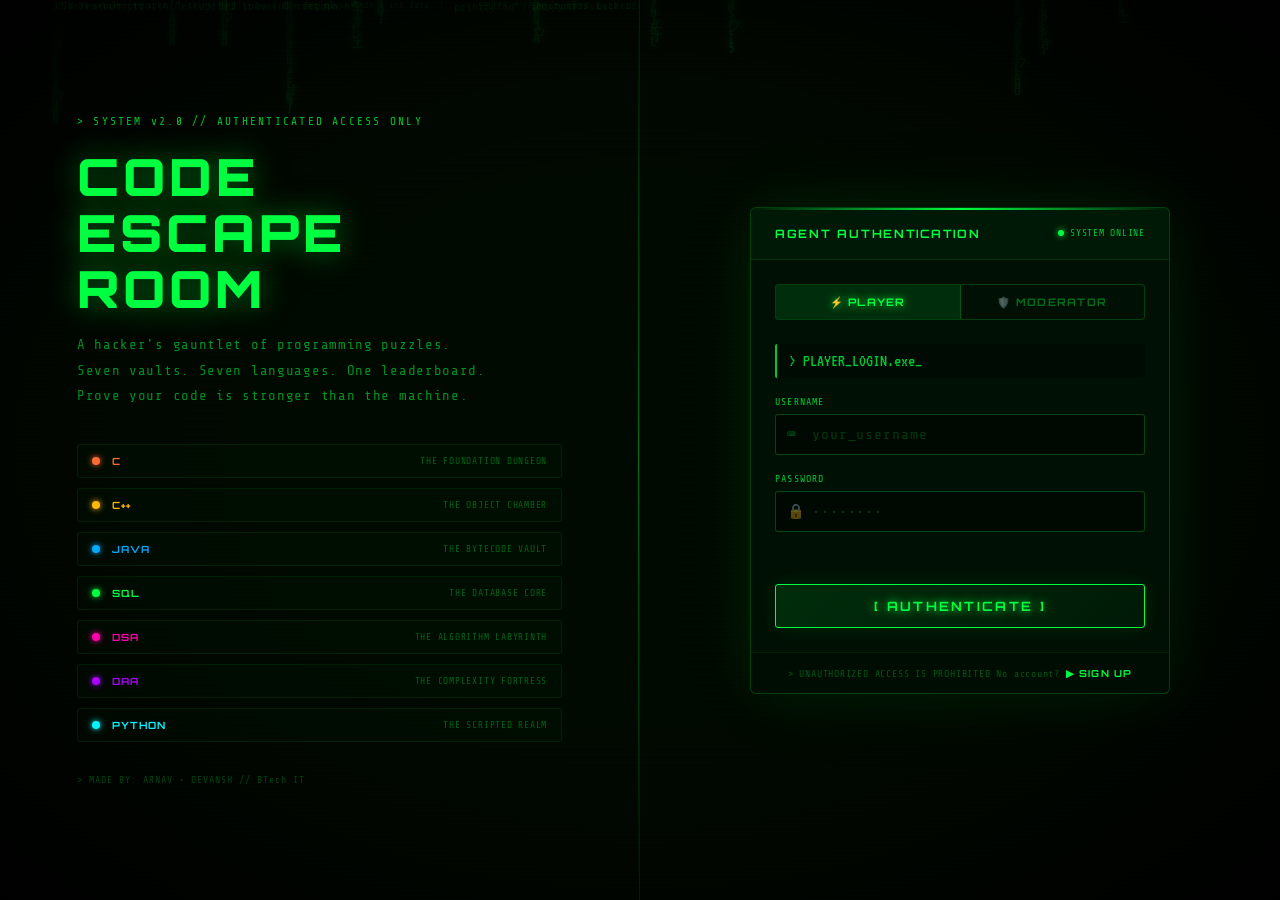
<file: frontend/summary.html>
<!DOCTYPE html>
<html lang="en">
<head>
  <meta charset="UTF-8"/>
  <meta name="viewport" content="width=device-width, initial-scale=1.0"/>
  <title>CODE ESCAPE ROOM — MISSION SUMMARY</title>
  <link rel="icon" type="image/svg+xml" href="favicon.svg"/>
  <link rel="apple-touch-icon" sizes="180x180" href="favicon.svg"/>
  <link href="https://fonts.googleapis.com/css2?family=Share+Tech+Mono&family=Orbitron:wght@400;700;900&family=VT323&display=swap" rel="stylesheet"/>
  <style>
    :root {
      --green:      #00ff41;
      --green-dim:  #00c832;
      --green-dark: #003d10;
      --red:        #ff2233;
      --amber:      #ffb700;
      --cyan:       #00f5ff;
      --purple:     #aa00ff;
      --bg:         #020c02;
      --panel-bg:   rgba(0,18,5,0.90);
      --border:     rgba(0,255,65,0.13);
      --font-mono:  'Share Tech Mono', monospace;
      --font-hud:   'Orbitron', sans-serif;
      --font-retro: 'VT323', monospace;
    }
    *, *::before, *::after { box-sizing:border-box; margin:0; padding:0; }
    html, body { width:100%; background:var(--bg); color:var(--green); font-family:var(--font-mono); }

    #bgCanvas  { position:fixed; top:0; left:0; width:100%; height:100%; z-index:0; opacity:0.09; }
    .scanlines { position:fixed; inset:0; z-index:1; pointer-events:none; background:repeating-linear-gradient(0deg,transparent,transparent 2px,rgba(0,0,0,0.06) 2px,rgba(0,0,0,0.06) 4px); }
    .vignette  { position:fixed; inset:0; z-index:2; pointer-events:none; background:radial-gradient(ellipse at center,transparent 45%,rgba(0,0,0,0.9) 100%); }

    /* ── PAGE WRAPPER ── */
    .page { position:relative; z-index:10; max-width:1100px; margin:0 auto; padding:clamp(16px,3vw,36px) clamp(14px,3vw,32px) 60px; }

    /* ── LOADING ── */
    #loadingScreen { position:fixed; inset:0; z-index:300; background:var(--bg); display:flex; flex-direction:column; align-items:center; justify-content:center; gap:16px; }
    .load-title { font-family:var(--font-hud); font-size:1.1rem; letter-spacing:0.2em; color:var(--green); text-shadow:0 0 16px var(--green); }
    .load-bar   { width:240px; height:3px; background:rgba(0,255,65,0.1); border-radius:2px; overflow:hidden; }
    .load-fill  { height:100%; background:var(--green); animation:loadFill 2s ease forwards; }
    @keyframes loadFill { from{width:0}to{width:100%} }
    .load-msg   { font-size:0.7rem; color:rgba(0,255,65,0.4); letter-spacing:0.1em; }

    /* ── TOP HEADER ── */
    .top-nav {
      display:flex; align-items:center; justify-content:space-between;
      padding:12px 0 20px; border-bottom:1px solid var(--border);
      margin-bottom:28px; flex-wrap:wrap; gap:12px;
    }
    .nav-logo { font-family:var(--font-hud); font-size:0.78rem; font-weight:900; letter-spacing:0.15em; color:var(--green); text-shadow:0 0 10px var(--green); }
    .nav-btns  { display:flex; gap:10px; }
    .nav-btn   { font-family:var(--font-hud); font-size:0.6rem; padding:7px 14px; border:1px solid; border-radius:2px; cursor:pointer; letter-spacing:0.1em; transition:all 0.2s; }
    .nav-btn.green { border-color:var(--green); background:rgba(0,255,65,0.08); color:var(--green); }
    .nav-btn.green:hover { background:rgba(0,255,65,0.16); }
    .nav-btn.amber { border-color:var(--amber); background:rgba(255,183,0,0.08); color:var(--amber); }
    .nav-btn.amber:hover { background:rgba(255,183,0,0.16); }

    /* ── HERO SECTION ── */
    .hero {
      text-align:center; padding:clamp(20px,4vh,40px) 0;
      margin-bottom:32px;
      animation:fadeUp 0.7s ease 0.2s both;
    }
    .hero-status {
      font-size:0.68rem; letter-spacing:0.25em; color:var(--green-dim);
      margin-bottom:12px; display:flex; align-items:center; justify-content:center; gap:10px;
    }
    .status-line { flex:1; max-width:80px; height:1px; background:linear-gradient(90deg,transparent,var(--green-dim)); }
    .status-line.right { background:linear-gradient(90deg,var(--green-dim),transparent); }

    .hero-name {
      font-family:var(--font-retro); font-size:clamp(3rem,7vw,5.5rem);
      color:var(--green); text-shadow:0 0 30px rgba(0,255,65,0.5), 0 0 60px rgba(0,255,65,0.2);
      letter-spacing:0.1em; line-height:1; margin-bottom:8px;
      animation:glitch 6s infinite;
    }
    @keyframes glitch {
      0%,93%,100%{ text-shadow:0 0 30px rgba(0,255,65,0.5); }
      94%{ transform:translate(-2px,0); text-shadow:-2px 0 var(--red),2px 0 var(--cyan); }
      95%{ transform:translate(2px,0); text-shadow:2px 0 var(--red),-2px 0 var(--cyan); }
      96%{ transform:none; }
    }

    .hero-batch { font-size:0.72rem; color:rgba(0,255,65,0.45); letter-spacing:0.15em; margin-bottom:20px; }

    /* Status badge */
    .status-badge {
      display:inline-block; padding:6px 20px;
      font-family:var(--font-hud); font-size:0.72rem; font-weight:700;
      letter-spacing:0.15em; border-radius:3px; border:1px solid;
    }
    .status-badge.escaped  { border-color:var(--amber); background:rgba(255,183,0,0.1); color:var(--amber); text-shadow:0 0 10px var(--amber); }
    .status-badge.failed   { border-color:var(--red);   background:rgba(255,34,51,0.1); color:var(--red);   text-shadow:0 0 10px var(--red); }
    .status-badge.timeout  { border-color:var(--amber); background:rgba(255,183,0,0.1); color:var(--amber); }

    /* ── SCORE CARDS ── */
    .score-cards { display:grid; grid-template-columns:repeat(auto-fit,minmax(140px,1fr)); gap:14px; margin-bottom:32px; animation:fadeUp 0.7s ease 0.4s both; }
    .score-card  {
      background:var(--panel-bg); border:1px solid var(--border); border-radius:4px;
      padding:18px 14px; text-align:center; position:relative; overflow:hidden;
      transition:all 0.2s;
    }
    .score-card::before { content:''; position:absolute; top:0;left:0;right:0; height:2px; background:linear-gradient(90deg,transparent,var(--accent,var(--green)),transparent); }
    .score-card:hover { border-color:rgba(0,255,65,0.25); box-shadow:0 0 18px rgba(0,255,65,0.07); }
    .sc-icon  { font-size:1.5rem; margin-bottom:8px; display:block; }
    .sc-val   { font-family:var(--font-retro); font-size:2.4rem; line-height:1; display:block; color:var(--accent,var(--green)); text-shadow:0 0 12px var(--accent,var(--green)); }
    .sc-label { font-size:0.58rem; color:rgba(0,255,65,0.4); letter-spacing:0.12em; margin-top:5px; }

    /* ── MAIN GRID ── */
    .main-grid { display:grid; grid-template-columns:1fr 1fr; gap:20px; margin-bottom:24px; }
    @media(max-width:760px){ .main-grid{grid-template-columns:1fr;} }

    /* ── PANEL ── */
    .panel { background:var(--panel-bg); border:1px solid var(--border); border-radius:4px; overflow:hidden; position:relative; animation:fadeUp 0.7s ease 0.5s both; }
    .panel.full { grid-column:1/-1; }
    .panel::before { content:''; position:absolute; top:0;left:0;right:0; height:1px; background:linear-gradient(90deg,transparent,var(--green),transparent); opacity:0.3; }
    .panel-head { display:flex; align-items:center; justify-content:space-between; padding:11px 18px; border-bottom:1px solid var(--border); background:rgba(0,255,65,0.03); flex-wrap:wrap; gap:8px; }
    .panel-title { font-size:0.62rem; color:var(--green-dim); letter-spacing:0.12em; }
    .panel-body  { padding:18px; }

    /* ── ROOM PERFORMANCE BARS ── */
    .room-perf-item { margin-bottom:18px; }
    .room-perf-item:last-child { margin-bottom:0; }
    .rp-header { display:flex; align-items:center; justify-content:space-between; margin-bottom:7px; }
    .rp-lang   { font-family:var(--font-hud); font-size:0.7rem; font-weight:700; }
    .rp-score  { font-size:0.68rem; color:rgba(0,255,65,0.55); }
    .rp-bar    { height:8px; background:rgba(0,255,65,0.07); border-radius:4px; overflow:hidden; position:relative; }
    .rp-fill   { height:100%; border-radius:4px; transition:width 1.2s cubic-bezier(0.4,0,0.2,1); width:0%; }
    .rp-stats  { display:flex; gap:14px; margin-top:6px; font-size:0.62rem; }
    .rp-correct { color:var(--green); }
    .rp-wrong   { color:var(--red); }
    .rp-time    { color:rgba(0,255,65,0.4); }
    .rp-pct     { font-family:var(--font-hud); font-size:0.7rem; font-weight:700; }

    /* ── WEAK TOPICS ── */
    .weak-list { display:flex; flex-direction:column; gap:10px; }
    .weak-item { padding:10px 14px; border:1px solid rgba(255,34,51,0.2); border-radius:3px; background:rgba(255,34,51,0.04); }
    .weak-room  { font-family:var(--font-hud); font-size:0.6rem; font-weight:700; letter-spacing:0.1em; margin-bottom:3px; }
    .weak-topic { font-size:0.7rem; color:var(--red); letter-spacing:0.06em; }
    .weak-q     { font-size:0.65rem; color:rgba(255,34,51,0.5); margin-top:3px; line-height:1.4; }
    .no-weak    { text-align:center; padding:24px; color:rgba(0,255,65,0.4); font-size:0.78rem; }

    /* ── AI ADVICE ── */
    .ai-advice-box {
      background:rgba(0,245,255,0.04); border:1px solid rgba(0,245,255,0.2);
      border-radius:4px; padding:18px;
    }
    .ai-advice-header { display:flex; align-items:center; gap:10px; margin-bottom:12px; }
    .ai-logo { font-size:1.4rem; }
    .ai-label { font-family:var(--font-hud); font-size:0.62rem; color:var(--cyan); letter-spacing:0.12em; }
    .ai-model { font-size:0.58rem; color:rgba(0,245,255,0.4); letter-spacing:0.08em; }
    .ai-text  { font-size:0.82rem; color:#c0f8ff; line-height:1.8; letter-spacing:0.03em; }
    .ai-loading { display:flex; align-items:center; gap:10px; color:rgba(0,245,255,0.5); font-size:0.75rem; }
    .ai-spinner { width:14px; height:14px; border:2px solid rgba(0,245,255,0.2); border-top-color:var(--cyan); border-radius:50%; animation:spin 0.7s linear infinite; }
    @keyframes spin { to{transform:rotate(360deg);} }

    /* ── LEADERBOARD ── */
    .lb-table  { width:100%; border-collapse:collapse; font-size:0.76rem; }
    .lb-table th { text-align:left; padding:9px 12px; font-family:var(--font-hud); font-size:0.58rem; color:rgba(0,255,65,0.38); letter-spacing:0.12em; border-bottom:1px solid var(--border); white-space:nowrap; }
    .lb-table td { padding:10px 12px; border-bottom:1px solid rgba(0,255,65,0.04); color:#a8ffc0; vertical-align:middle; }
    .lb-table tr:hover td { background:rgba(0,255,65,0.03); }
    .lb-table tr:last-child td { border-bottom:none; }
    .lb-table tr.me td { background:rgba(0,255,65,0.07); }
    .rank-medal { font-size:1.1rem; }
    .lb-name   { color:var(--green); font-weight:bold; }
    .lb-score  { font-family:var(--font-hud); font-size:0.78rem; color:var(--amber); text-shadow:0 0 6px rgba(255,183,0,0.3); }
    .lb-badge  { display:inline-block; padding:2px 7px; border-radius:2px; font-family:var(--font-hud); font-size:0.55rem; font-weight:700; }
    .lb-badge.you   { background:rgba(0,255,65,0.2); color:var(--green); border:1px solid rgba(0,255,65,0.4); }
    .lb-badge.batch { background:rgba(0,245,255,0.1); color:var(--cyan); border:1px solid rgba(0,245,255,0.25); }
    .lb-empty  { text-align:center; padding:30px; color:rgba(0,255,65,0.25); font-size:0.76rem; }

    /* ── CERTIFICATE ── */
    .cert-section { animation:fadeUp 0.7s ease 0.8s both; }
    .certificate {
      border:1px solid rgba(255,183,0,0.3); border-radius:6px;
      padding:clamp(20px,4vw,40px);
      background:linear-gradient(135deg,rgba(255,183,0,0.03),rgba(0,255,65,0.02));
      text-align:center; position:relative; overflow:hidden;
    }
    .certificate::before { content:''; position:absolute; top:0;left:0;right:0; height:3px; background:linear-gradient(90deg,transparent,var(--amber),transparent); }
    .certificate::after  { content:''; position:absolute; bottom:0;left:0;right:0; height:3px; background:linear-gradient(90deg,transparent,var(--amber),transparent); }
    .cert-top    { font-size:0.62rem; color:rgba(255,183,0,0.5); letter-spacing:0.25em; margin-bottom:8px; }
    .cert-title  { font-family:var(--font-hud); font-size:clamp(0.8rem,1.5vw,1rem); font-weight:700; letter-spacing:0.15em; color:var(--amber); margin-bottom:16px; }
    .cert-agent  { font-family:var(--font-retro); font-size:clamp(2.5rem,5vw,4rem); color:var(--green); text-shadow:0 0 20px rgba(0,255,65,0.5); letter-spacing:0.1em; margin-bottom:10px; }
    .cert-desc   { font-size:0.75rem; color:rgba(255,183,0,0.6); line-height:1.8; letter-spacing:0.08em; max-width:500px; margin:0 auto 16px; }
    .cert-score  { font-family:var(--font-hud); font-size:1.4rem; color:var(--amber); text-shadow:0 0 14px rgba(255,183,0,0.4); }
    .cert-date   { font-size:0.62rem; color:rgba(0,255,65,0.3); margin-top:8px; letter-spacing:0.1em; }
    .cert-seal   { font-size:2.5rem; margin:14px 0 0; display:block; }

    /* ── ANIMATIONS ── */
    @keyframes fadeUp { from{opacity:0;transform:translateY(20px);}to{opacity:1;transform:none;} }

    ::-webkit-scrollbar{width:5px;} ::-webkit-scrollbar-track{background:var(--bg);} ::-webkit-scrollbar-thumb{background:var(--green-dark);border-radius:3px;}
  </style>
</head>
<body>

<canvas id="bgCanvas"></canvas>
<div class="scanlines"></div>
<div class="vignette"></div>

<!-- Loading -->
<div id="loadingScreen">
  <div class="load-title">GENERATING REPORT...</div>
  <div class="load-bar"><div class="load-fill"></div></div>
  <div class="load-msg" id="loadMsg">&gt; FETCHING SESSION DATA...</div>
</div>

<div class="page" id="mainPage" style="display:none">

  <!-- Top Nav -->
  <div class="top-nav">
    <div class="nav-logo">CODE ESCAPE ROOM // MISSION REPORT</div>
    <div class="nav-btns">
      <button class="nav-btn amber" onclick="window.location.href='index.html'">↺ PLAY AGAIN</button>
      <button class="nav-btn green" onclick="window.location.href='index.html'">↩ MAIN MENU</button>
    </div>
  </div>

  <!-- Hero -->
  <div class="hero">
    <div class="hero-status">
      <span class="status-line"></span>
      MISSION DEBRIEF
      <span class="status-line right"></span>
    </div>
    <div class="hero-name" id="heroName">AGENT</div>
    <div class="hero-batch" id="heroBatch">—</div>
    <span class="status-badge" id="statusBadge">—</span>
  </div>

  <!-- Score Cards -->
  <div class="score-cards">
    <div class="score-card" style="--accent:var(--amber)">
      <span class="sc-icon">🏆</span>
      <span class="sc-val" id="scTotal">0</span>
      <span class="sc-label">TOTAL SCORE</span>
    </div>
    <div class="score-card" style="--accent:var(--green)">
      <span class="sc-icon">🏚️</span>
      <span class="sc-val" id="scRooms">0</span>
      <span class="sc-label">ROOMS CLEARED</span>
    </div>
    <div class="score-card" style="--accent:var(--cyan)">
      <span class="sc-icon">⏱️</span>
      <span class="sc-val" id="scTime">—</span>
      <span class="sc-label">TIME TAKEN</span>
    </div>
    <div class="score-card" style="--accent:var(--red)">
      <span class="sc-icon">❤️</span>
      <span class="sc-val" id="scLives">—</span>
      <span class="sc-label">LIVES REMAINING</span>
    </div>
    <div class="score-card" style="--accent:var(--purple)">
      <span class="sc-icon">⚡</span>
      <span class="sc-val" id="scDiff">—</span>
      <span class="sc-label">DIFFICULTY</span>
    </div>
  </div>

  <!-- Main Grid -->
  <div class="main-grid">

    <!-- Room Performance -->
    <div class="panel">
      <div class="panel-head">
        <div class="panel-title">// ROOM_PERFORMANCE.log</div>
      </div>
      <div class="panel-body">
        <div id="roomPerfList">
          <div style="color:rgba(0,255,65,0.3);text-align:center;padding:20px">Loading...</div>
        </div>
      </div>
    </div>

    <!-- Weak Topics -->
    <div class="panel">
      <div class="panel-head">
        <div class="panel-title">// WEAK_TOPICS.analysis</div>
        <div style="font-size:0.58rem;color:rgba(255,34,51,0.5)">AREAS TO IMPROVE</div>
      </div>
      <div class="panel-body">
        <div id="weakTopicsList">
          <div style="color:rgba(0,255,65,0.3);text-align:center;padding:20px">Loading...</div>
        </div>
      </div>
    </div>

    <!-- AI Advice (full width) -->
    <div class="panel full">
      <div class="panel-head">
        <div class="panel-title">// AI_STUDY_ADVISOR.exe — DEEPSEEK AI (NVIDIA NIM)</div>
        <div style="font-size:0.58rem;color:rgba(0,245,255,0.4)">POWERED BY deepseek-v4-flash</div>
      </div>
      <div class="panel-body">
        <div class="ai-advice-box">
          <div class="ai-advice-header">
            <span class="ai-logo">🤖</span>
            <div>
              <div class="ai-label">PERSONALIZED STUDY ADVICE</div>
              <div class="ai-model">deepseek-ai/deepseek-v4-flash via NVIDIA NIM</div>
            </div>
          </div>
          <div id="aiAdviceContent">
            <div class="ai-loading">
              <div class="ai-spinner"></div>
              <span>DeepSeek AI is analyzing your performance...</span>
            </div>
          </div>
        </div>
      </div>
    </div>

  </div>

  <!-- Leaderboard -->
  <div class="panel" style="margin-bottom:24px;animation:fadeUp 0.7s ease 0.6s both">
    <div class="panel-head">
      <div class="panel-title">// CLASS_LEADERBOARD.db</div>
      <div style="display:flex;gap:10px;align-items:center">
        <select id="lbRoomSel" onchange="loadLeaderboard()" style="background:rgba(0,0,0,0.4);border:1px solid var(--border);color:var(--green);font-family:var(--font-mono);font-size:0.68rem;padding:4px 8px;border-radius:2px;outline:none">
          <option value="overall">OVERALL</option>
        </select>
        <span style="font-size:0.58rem;color:rgba(0,255,65,0.35)" id="lbBatchLabel"></span>
      </div>
    </div>
    <div style="overflow-x:auto">
      <table class="lb-table">
        <thead>
          <tr>
            <th>RANK</th>
            <th>AGENT NAME</th>
            <th>BATCH</th>
            <th>SCORE</th>
            <th>ROOMS</th>
          </tr>
        </thead>
        <tbody id="lbBody">
          <tr><td colspan="5"><div class="lb-empty">Loading leaderboard...</div></td></tr>
        </tbody>
      </table>
    </div>
  </div>

  <!-- Certificate (only if escaped) -->
  <div class="cert-section" id="certSection" style="display:none">
    <div class="certificate">
      <div class="cert-top">// CERTIFICATE_OF_ACHIEVEMENT.exe</div>
      <div class="cert-title">THIS CERTIFIES THAT</div>
      <div class="cert-agent" id="certName">AGENT</div>
      <div class="cert-desc">
        Successfully breached all vaults of the Code Escape Room,<br>
        demonstrating superior programming knowledge across all chambers.
      </div>
      <div class="cert-score">FINAL SCORE: <span id="certScore">0</span> pts</div>
      <div class="cert-date" id="certDate">—</div>
      <span class="cert-seal">🏆</span>
    </div>
  </div>

</div><!-- /page -->

<script>
/* ════════ CONFIG ════════ */
const API   = (location.hostname === 'localhost' || location.hostname === '127.0.0.1')
  ? '/api'
  : 'https://code-escape-room-kk9h.onrender.com/api';
let   token = localStorage.getItem('cer_token') || '';

const ROOM_COLORS = {
  'C':'#ff6b35','C++':'#ffb700','Java':'#00aaff',
  'SQL':'#00ff41','DSA':'#ff00aa','DAA':'#aa00ff','Python':'#00f5ff'
};

/* ════════ MATRIX BG (subtle) ════════ */
const bc=document.getElementById('bgCanvas'), bctx=bc.getContext('2d');
let bdrops=[], bfs=12;
function resizeBC(){ bc.width=window.innerWidth; bc.height=window.innerHeight; bdrops=Array.from({length:Math.floor(bc.width/bfs)},()=>Math.random()*-60); }
function drawBC(){ bctx.fillStyle='rgba(2,12,2,0.05)'; bctx.fillRect(0,0,bc.width,bc.height); bdrops.forEach((y,i)=>{ bctx.fillStyle='#00ff41'; bctx.font=`${bfs}px monospace`; bctx.fillText('01'[Math.floor(Math.random()*2)],i*bfs,y*bfs); if(y*bfs>bc.height&&Math.random()>0.98)bdrops[i]=0; bdrops[i]+=0.25; }); }
resizeBC(); window.addEventListener('resize',resizeBC); setInterval(drawBC,65);

/* ════════ API HELPER ════════ */
async function api(endpoint, method='GET', body=null){
  try{
    const opts={method,headers:{'Content-Type':'application/json','Authorization':`Bearer ${token}`}};
    if(body) opts.body=JSON.stringify(body);
    const res=await fetch(`${API}${endpoint}`,opts);
    const data=await res.json();
    return {ok:res.ok,data};
  }catch(e){ console.error(e); return null; }
}

/* ════════ INIT ════════ */
window.addEventListener('DOMContentLoaded', async()=>{
  const user=JSON.parse(localStorage.getItem('cer_user')||'null');
  if(!token||!user){ window.location.href='login.html'; return; }

  const sessionId = sessionStorage.getItem('cer_session_id');
  if(!sessionId){ window.location.href='index.html'; return; }

  setMsg('&gt; FETCHING SESSION DATA...');
  const res = await api(`/quiz/summary/${sessionId}`);
  if(!res||!res.ok){ setMsg('&gt; ERROR: Could not load summary'); return; }

  const d = res.data;
  setMsg('&gt; GENERATING AI ADVICE...');

  renderHero(d);
  renderScoreCards(d);
  renderRoomPerformance(d.room_summaries||[]);
  renderWeakTopics(d.weak_topics||[]);
  renderCertificate(d);
  await populateLeaderboardFilter(d.room_summaries||[]);
  await loadLeaderboard();
  await getAIAdvice(d);

  document.getElementById('loadingScreen').style.display='none';
  document.getElementById('mainPage').style.display='block';

  // Animate bars after page shows
  setTimeout(animateBars, 300);
});

function setMsg(m){ document.getElementById('loadMsg').textContent=m; }

/* ════════ HERO ════════ */
function renderHero(d){
  document.getElementById('heroName').textContent  = (d.student_name||'AGENT').toUpperCase();
  document.getElementById('heroBatch').textContent = d.batch ? `BATCH: ${d.batch}` : '';

  const badge    = document.getElementById('statusBadge');
  const statuses = { completed:'🏆 ESCAPED', failed:'💀 DELETED', timeout:'⏰ TIMED OUT', in_progress:'⚡ IN PROGRESS' };
  badge.textContent = statuses[d.status] || d.status?.toUpperCase();
  badge.className   = `status-badge ${d.status==='completed'?'escaped':d.status==='failed'?'failed':'timeout'}`;
}

/* ════════ SCORE CARDS ════════ */
function renderScoreCards(d){
  document.getElementById('scTotal').textContent = d.total_score || 0;
  document.getElementById('scRooms').textContent = (d.room_summaries||[]).filter(r=>r.status==='completed').length;
  document.getElementById('scTime').textContent  = d.time_taken ? formatTime(d.time_taken) : '—';
  document.getElementById('scLives').textContent = d.lives_left >= 0 ? '❤'.repeat(Math.max(0,d.lives_left)) || '0' : '—';
  document.getElementById('scDiff').textContent  = (d.difficulty||'—').toUpperCase();
}

/* ════════ ROOM PERFORMANCE ════════ */
function renderRoomPerformance(rooms){
  const el = document.getElementById('roomPerfList');
  if(!rooms.length){ el.innerHTML='<div style="color:rgba(0,255,65,0.3);text-align:center;padding:20px">No room data</div>'; return; }

  el.innerHTML = rooms.map(r=>{
    const col = ROOM_COLORS[r.language] || '#00ff41';
    const pct = r.percentage || 0;
    return `
    <div class="room-perf-item">
      <div class="rp-header">
        <span class="rp-lang" style="color:${col}">${r.language} — ${r.room_name||''}</span>
        <span class="rp-pct" style="color:${col}">${pct}%</span>
      </div>
      <div class="rp-bar">
        <div class="rp-fill" data-width="${pct}" style="background:${col};box-shadow:0 0 8px ${col}40;width:0%"></div>
      </div>
      <div class="rp-stats">
        <span class="rp-correct">✓ ${r.correct||0} correct</span>
        <span class="rp-wrong">✗ ${r.wrong||0} wrong</span>
        <span class="rp-time">⏱ ${r.time_taken?formatTime(r.time_taken):'—'}</span>
        <span style="color:var(--amber);font-size:0.62rem">${r.score||0} pts</span>
      </div>
    </div>`;
  }).join('');
}

function animateBars(){
  document.querySelectorAll('.rp-fill').forEach(bar=>{
    const w = bar.getAttribute('data-width');
    bar.style.width = w + '%';
  });
}

/* ════════ WEAK TOPICS ════════ */
function renderWeakTopics(weak){
  const el = document.getElementById('weakTopicsList');
  if(!weak.length){
    el.innerHTML='<div class="no-weak">🎯 No weak topics detected!<br><span style="font-size:0.65rem;color:rgba(0,255,65,0.3)">Excellent performance across all rooms.</span></div>';
    return;
  }
  el.innerHTML = `<div class="weak-list">${weak.map(w=>{
    const col = ROOM_COLORS[w.room] || '#ff2233';
    return `
    <div class="weak-item">
      <div class="rp-header" style="margin-bottom:0">
        <span class="weak-room" style="color:${col}">${w.room}</span>
        <span style="font-size:0.58rem;color:rgba(255,34,51,0.4)">NEEDS REVIEW</span>
      </div>
      <div class="weak-topic">${w.topic}</div>
      ${w.question?`<div class="weak-q">${w.question}</div>`:''}
    </div>`;
  }).join('')}</div>`;
}

/* ════════ LEADERBOARD ════════ */
async function populateLeaderboardFilter(rooms){
  const sel = document.getElementById('lbRoomSel');
  sel.innerHTML = '<option value="overall">OVERALL</option>' +
    rooms.map(r=>`<option value="${r.room_id||''}">${r.language}</option>`).join('');
}

async function loadLeaderboard(){
  const val  = document.getElementById('lbRoomSel').value;
  const endpoint = val==='overall' ? '/leaderboard/overall' : `/leaderboard/room/${val}`;
  const res  = await api(endpoint);
  const tbody = document.getElementById('lbBody');
  const user  = JSON.parse(localStorage.getItem('cer_user')||'null');
  const medals = ['🥇','🥈','🥉'];

  if(!res||!res.ok||!res.data.leaderboard?.length){
    tbody.innerHTML='<tr><td colspan="5"><div class="lb-empty">No scores recorded yet</div></td></tr>';

    // Show batch label
    if(res?.data?.my_batch){
      document.getElementById('lbBatchLabel').textContent = `BATCH: ${res.data.my_batch}`;
    }
    return;
  }

  const lb = res.data.leaderboard;
  if(res.data.my_batch) document.getElementById('lbBatchLabel').textContent=`BATCH: ${res.data.my_batch}`;

  tbody.innerHTML = lb.map((entry,i)=>`
    <tr class="${entry.is_me?'me':''}">
      <td><span class="rank-medal">${medals[i]||entry.rank}</span></td>
      <td>
        <span class="lb-name">${entry.name}</span>
        ${entry.is_me?'<span class="lb-badge you" style="margin-left:6px">YOU</span>':''}
      </td>
      <td><span class="lb-badge batch">${entry.batch||'—'}</span></td>
      <td><span class="lb-score">${entry.total_score||entry.score||0}</span></td>
      <td style="color:rgba(0,255,65,0.5)">${entry.rooms_completed||entry.correct||'—'}</td>
    </tr>
  `).join('');
}

/* ════════ CERTIFICATE ════════ */
function renderCertificate(d){
  if(d.status!=='completed') return;
  const section = document.getElementById('certSection');
  section.style.display='block';
  document.getElementById('certName').textContent  = (d.student_name||'AGENT').toUpperCase();
  document.getElementById('certScore').textContent = d.total_score||0;
  document.getElementById('certDate').textContent  = `// ${new Date().toDateString().toUpperCase()}`;
}

/* ════════ AI ADVICE ════════ */
async function getAIAdvice(d){
  const content = document.getElementById('aiAdviceContent');
  content.innerHTML='<div class="ai-loading"><div class="ai-spinner"></div><span>DeepSeek AI is generating your personalized study advice...</span></div>';

  const res = await api('/ai/summary','POST',{
    student_name:  d.student_name,
    total_score:   d.total_score,
    weak_topics:   d.weak_topics||[],
    room_summaries:(d.room_summaries||[]).map(r=>({
      language:   r.language,
      correct:    r.correct||0,
      wrong:      r.wrong||0,
      percentage: r.percentage||0
    }))
  });

  if(res&&res.ok&&res.data.advice){
    content.innerHTML=`<div class="ai-text">${res.data.advice}</div>`;
  } else {
    const weakStr = (d.weak_topics||[]).map(w=>`${w.topic} in ${w.room}`).join(', ') || 'None';
    content.innerHTML=`<div class="ai-text">
      Great effort, ${d.student_name||'Agent'}! Your overall score of ${d.total_score||0} reflects your programming knowledge.
      ${weakStr!=='None'?`Focus on reviewing these weak areas: ${weakStr}.`:'You showed no significant weak areas — excellent work!'}
      Keep practicing regularly to strengthen your fundamentals across all languages.
    </div>`;
  }
}

/* ════════ UTILS ════════ */
function formatTime(seconds){
  if(!seconds) return '—';
  const m=Math.floor(seconds/60), s=seconds%60;
  return `${String(m).padStart(2,'0')}:${String(s).padStart(2,'0')}`;
}
</script>
</body>
</html>
</file>
<file: frontend/style.css>
:root {
  --green:       #00ff41;
  --green-dim:   #00c832;
  --green-dark:  #003d10;
  --green-glow:  rgba(0, 255, 65, 0.35);
  --red:         #ff2233;
  --red-glow:    rgba(255, 34, 51, 0.4);
  --amber:       #ffb700;
  --cyan:        #00f5ff;
  --bg:          #020c02;
  --panel-bg:    rgba(0, 20, 5, 0.82);
  --panel-border:#00ff4133;
  --panel-glow:  0 0 18px rgba(0,255,65,0.12);
  --font-mono:   'Share Tech Mono', monospace;
  --font-display:'Orbitron', sans-serif;
  --font-retro:  'VT323', monospace;
}

*, *::before, *::after { box-sizing: border-box; margin: 0; padding: 0; }

html, body {
  width: 100%; height: 100%;
  background: var(--bg);
  color: var(--green);
  font-family: var(--font-mono);
  /* clip (not hidden) prevents sideways scroll WITHOUT creating a scroll
     container — `overflow-x:hidden` alone forces overflow-y:auto, which
     silently breaks `position: sticky` on descendant columns. */
  overflow-x: clip;
}

/* Matrix Canvas Opacity */
#matrixCanvas {
  position: fixed;
  top: 0; left: 0;
  width: 100%; height: 100%;
  z-index: 0;
  opacity:0.21;
}

/* Scanlines */
.scanlines {
  position: fixed;
  inset: 0;
  z-index: 1;
  pointer-events: none;
  background: repeating-linear-gradient(
    0deg,
    transparent,
    transparent 2px,
    rgba(0,0,0,0.08) 2px,
    rgba(0,0,0,0.08) 4px
  );
}

/* ── Vignette ── */
.vignette {
  position: fixed;
  inset: 0;
  z-index: 2;
  pointer-events: none;
  background: radial-gradient(ellipse at center, transparent 55%, rgba(0,0,0,0.85) 100%);
}

/* ── BOOT SCREEN ── */
#bootScreen {
  position: fixed;
  inset: 0;
  z-index: 100;
  display: flex;
  align-items: center;
  justify-content: center;
  background: var(--bg);
  transition: opacity 0.6s ease;
}
#bootScreen.fade-out { opacity: 0; pointer-events: none; }

.boot-content {
  width: min(600px, 90vw);
  font-family: var(--font-mono);
  font-size: clamp(0.8rem, 1.5vw, 1rem);
}
.boot-line {
  opacity: 0;
  margin-bottom: 10px;
  color: var(--green);
  text-shadow: 0 0 8px var(--green);
  animation: fadeIn 0.4s ease forwards;
}
#bl1 { animation-delay: 0.3s; }
#bl2 { animation-delay: 1.1s; }
#bl3 { animation-delay: 2.0s; color: var(--red); text-shadow: 0 0 10px var(--red); }
#bl4 { animation-delay: 2.9s; }

.boot-bar {
  margin-top: 20px;
  height: 6px;
  background: var(--green-dark);
  border: 1px solid var(--green-dim);
  border-radius: 3px;
  overflow: hidden;
}
.boot-progress {
  height: 100%;
  width: 0%;
  background: linear-gradient(90deg, var(--green-dim), var(--green));
  box-shadow: 0 0 12px var(--green);
  animation: bootLoad 2s ease 3.5s forwards;
}

@keyframes bootLoad {
  from { width: 0%; }
  to   { width: 100%; }
}

/* ── MAIN SCREEN ── */
#mainScreen {
  position: relative;
  z-index: 10;
  min-height: 100vh;
  display: flex;
  flex-direction: column;
  padding: 0 clamp(12px, 3vw, 40px);
}
#mainScreen.hidden { display: none; }

/* ── HEADER ── */
.site-header {
  text-align: center;
  padding: clamp(16px, 3vh, 36px) 0 12px;
}

.header-glitch-wrapper {
  display: flex;
  align-items: center;
  justify-content: center;
  gap: 20px;
  margin-bottom: 8px;
}

.skull-icon {
  font-size: 2rem;
  color: var(--red);
  text-shadow: 0 0 16px var(--red);
  animation: pulse 2s infinite;
}

.site-title {
  font-family: var(--font-display);
  font-size: clamp(1.8rem, 5vw, 3.6rem);
  font-weight: 900;
  letter-spacing: 0.15em;
  color: var(--green);
  text-shadow:
    0 0 10px var(--green),
    0 0 30px var(--green-glow),
    0 0 60px rgba(0,255,65,0.15);
  position: relative;
  animation: glitchTitle 6s infinite;
}

@keyframes glitchTitle {
  0%,94%,100% { transform: none; text-shadow: 0 0 10px var(--green), 0 0 30px var(--green-glow); }
  95% { transform: translate(-3px,0) skewX(-4deg); text-shadow: -3px 0 var(--red), 3px 0 var(--cyan); }
  96% { transform: translate(3px,0) skewX(4deg); text-shadow: 3px 0 var(--red), -3px 0 var(--cyan); }
  97% { transform: none; }
}

.site-subtitle {
  font-size: clamp(0.65rem, 1.4vw, 0.85rem);
  color: var(--green-dim);
  letter-spacing: 0.12em;
  margin-bottom: 14px;
  text-shadow: 0 0 6px var(--green-dim);
}

.header-divider {
  display: flex;
  align-items: center;
  justify-content: center;
  gap: 14px;
}
.div-line {
  flex: 1;
  max-width: 200px;
  height: 1px;
  background: linear-gradient(90deg, transparent, var(--green-dim), transparent);
}
.div-hex {
  font-size: 0.72rem;
  color: var(--amber);
  letter-spacing: 0.1em;
  text-shadow: 0 0 8px var(--amber);
}

/* ── MAIN GRID ── */
.main-grid {
  display: grid;
  grid-template-columns: 1fr 1.1fr 1fr;
  gap: clamp(10px, 2vw, 22px);
  flex: 1;
  padding: clamp(10px, 2vh, 24px) 0;
  align-items: start;
}

/* Desktop only: pin side columns below the fixed player-bar while the
   taller center column scrolls. .main-grid already uses align-items:start,
   so grid items keep their own height and sticky engages. */
@media (min-width: 1101px) {
  /* `.main-grid >` raises specificity above `.panel { position: relative }`
     (defined later in this file), which otherwise wins on source order. */
  .main-grid > .story-panel,
  .main-grid > .right-panel {
    position: sticky;
    top: 56px;
    align-self: start;
  }
}

@media (max-width: 1100px) {
  .main-grid { grid-template-columns: 1fr 1fr; }
  .right-panel { grid-column: 1 / -1; display: grid; grid-template-columns: repeat(3,1fr); gap: 14px; }
}
@media (max-width: 720px) {
  .main-grid { grid-template-columns: 1fr; }
  .right-panel { grid-template-columns: 1fr; }
}

/* ── PANELS ── */
.panel, .sub-panel {
  background: var(--panel-bg);
  border: 1px solid var(--panel-border);
  border-radius: 4px;
  box-shadow: var(--panel-glow), inset 0 0 30px rgba(0,255,65,0.03);
  backdrop-filter: blur(6px);
  overflow: hidden;
  position: relative;
}

.panel::before, .sub-panel::before {
  content: '';
  position: absolute;
  top: 0; left: 0; right: 0;
  height: 2px;
  background: linear-gradient(90deg, transparent, var(--green), transparent);
  opacity: 0.6;
}

.panel-header {
  padding: 8px 14px;
  border-bottom: 1px solid var(--panel-border);
  background: rgba(0,255,65,0.04);
}
.panel-tag {
  font-size: 0.72rem;
  color: var(--green-dim);
  letter-spacing: 0.08em;
}

.panel-body { padding: clamp(12px, 2vw, 20px); }

/* ── STORY PANEL ── */
.story-text {
  font-size: clamp(0.75rem, 1.3vw, 0.88rem);
  line-height: 1.7;
  color: #a8ffc0;
  margin-bottom: 12px;
}
.hl { color: var(--green); text-shadow: 0 0 6px var(--green); font-weight: bold; }

.vault-list { margin-top: 18px; display: flex; flex-direction: column; gap: 8px; }

.vault-item {
  display: flex;
  align-items: center;
  gap: 10px;
  padding: 9px 12px;
  border: 1px solid rgba(0,255,65,0.15);
  border-radius: 3px;
  background: rgba(0,255,65,0.03);
  font-size: 0.75rem;
  transition: all 0.2s;
  cursor: default;
}
.vault-item:hover {
  border-color: var(--green-dim);
  background: rgba(0,255,65,0.07);
  box-shadow: 0 0 12px rgba(0,255,65,0.1);
}

.vault-lang {
  font-family: var(--font-display);
  font-size: 0.7rem;
  font-weight: 700;
  color: var(--green);
  min-width: 36px;
}
.vault-name {
  flex: 1;
  color: #7dffaa;
  letter-spacing: 0.05em;
  font-size: 0.7rem;
}
.vault-lock {
  font-size: 0.65rem;
  color: var(--red);
  text-shadow: 0 0 6px var(--red);
  white-space: nowrap;
}

/* ── ENTRY PANEL ── */
.entry-panel { border-color: rgba(0,255,65,0.3); box-shadow: 0 0 30px rgba(0,255,65,0.08), var(--panel-glow); }
.entry-body { display: flex; flex-direction: column; gap: 18px; }

.terminal-prompt {
  font-family: var(--font-retro);
  font-size: 1.3rem;
  color: var(--green);
  padding: 10px 14px;
  background: rgba(0,0,0,0.4);
  border: 1px solid var(--green-dark);
  border-radius: 3px;
  min-height: 48px;
  display: flex;
  align-items: center;
  gap: 6px;
}
.prompt-symbol { color: var(--green); text-shadow: 0 0 10px var(--green); }
.prompt-text { flex: 1; }
.cursor-blink {
  animation: blink 0.8s step-end infinite;
  color: var(--green);
}

.input-label {
  display: block;
  font-size: 0.68rem;
  color: var(--green-dim);
  letter-spacing: 0.12em;
  margin-bottom: 7px;
}

.cyber-input {
  width: 100%;
  background: rgba(0,0,0,0.5);
  border: 1px solid var(--green-dim);
  border-radius: 3px;
  color: var(--green);
  font-family: var(--font-mono);
  font-size: 1rem;
  padding: 10px 14px;
  outline: none;
  letter-spacing: 0.08em;
  transition: all 0.2s;
}
.cyber-input::placeholder { color: rgba(0,255,65,0.3); }
.cyber-input:focus {
  border-color: var(--green);
  box-shadow: 0 0 12px rgba(0,255,65,0.25), inset 0 0 8px rgba(0,255,65,0.05);
}

.difficulty-selector { display: flex; gap: 8px; }
.diff-btn {
  flex: 1;
  padding: 8px 4px;
  background: transparent;
  border: 1px solid rgba(0,255,65,0.25);
  border-radius: 3px;
  color: rgba(0,255,65,0.5);
  font-family: var(--font-display);
  font-size: 0.65rem;
  font-weight: 700;
  letter-spacing: 0.08em;
  cursor: pointer;
  transition: all 0.2s;
}
.diff-btn:hover, .diff-btn.active {
  background: rgba(0,255,65,0.12);
  border-color: var(--green);
  color: var(--green);
  box-shadow: 0 0 10px rgba(0,255,65,0.2);
}

.start-btn {
  width: 100%;
  padding: 14px 20px;
  background: linear-gradient(135deg, rgba(0,255,65,0.12), rgba(0,200,50,0.05));
  border: 1px solid var(--green);
  border-radius: 3px;
  color: var(--green);
  font-family: var(--font-display);
  font-size: clamp(0.8rem, 1.5vw, 1rem);
  font-weight: 700;
  letter-spacing: 0.12em;
  cursor: pointer;
  display: flex;
  align-items: center;
  justify-content: center;
  gap: 10px;
  transition: all 0.2s;
  position: relative;
  overflow: hidden;
  text-shadow: 0 0 10px var(--green);
  box-shadow: 0 0 16px rgba(0,255,65,0.15), inset 0 0 20px rgba(0,255,65,0.03);
}
.start-btn:hover {
  background: rgba(0,255,65,0.18);
  box-shadow: 0 0 30px rgba(0,255,65,0.3), inset 0 0 20px rgba(0,255,65,0.07);
  transform: translateY(-1px);
}
.start-btn:active { transform: translateY(0); }
.btn-arrow { font-size: 0.9rem; animation: arrowPulse 1.2s infinite; }

@keyframes arrowPulse {
  0%,100% { opacity: 1; transform: translateX(0); }
  50% { opacity: 0.5; transform: translateX(4px); }
}

.warning-strip {
  background: rgba(255,34,51,0.08);
  border: 1px solid rgba(255,34,51,0.3);
  border-radius: 3px;
  padding: 8px 12px;
  font-size: 0.68rem;
  color: var(--red);
  text-shadow: 0 0 8px var(--red);
  text-align: center;
  letter-spacing: 0.08em;
  display: flex;
  align-items: center;
  justify-content: center;
  gap: 10px;
  animation: warningPulse 2s infinite;
}
.warn-icon { font-style: normal; }

@keyframes warningPulse {
  0%,100% { box-shadow: 0 0 5px rgba(255,34,51,0.1); }
  50% { box-shadow: 0 0 14px rgba(255,34,51,0.25); }
}

.lives-display, .hints-display {
  display: flex;
  align-items: center;
  gap: 8px;
  font-size: 0.72rem;
}
.lives-label, .hints-label {
  color: var(--green-dim);
  letter-spacing: 0.08em;
  flex: 1;
}
.life-dot { color: var(--red); font-size: 1.1rem; text-shadow: 0 0 8px var(--red); }
.hint-badge {
  background: var(--amber);
  color: #000;
  font-weight: bold;
  font-family: var(--font-display);
  font-size: 0.7rem;
  padding: 2px 8px;
  border-radius: 2px;
}

/* ── RIGHT PANEL ── */
.right-panel { display: flex; flex-direction: column; gap: 14px; }

/* Leaderboard */
.lb-header-row {
  display: grid;
  grid-template-columns: 40px 1fr 60px 60px;
  gap: 6px;
  font-size: 0.62rem;
  color: var(--green-dim);
  letter-spacing: 0.1em;
  padding-bottom: 8px;
  border-bottom: 1px solid var(--panel-border);
  margin-bottom: 8px;
}
.lb-list { display: flex; flex-direction: column; gap: 5px; min-height: 60px; }
.lb-entry {
  display: grid;
  grid-template-columns: 40px 1fr 60px 60px;
  gap: 6px;
  font-size: 0.72rem;
  padding: 6px 4px;
  border-radius: 2px;
  transition: background 0.2s;
}
.lb-entry:hover { background: rgba(0,255,65,0.05); }
.lb-entry.rank-1 { color: var(--amber); text-shadow: 0 0 8px rgba(255,183,0,0.4); }
.lb-entry.rank-2 { color: #c0c0c0; }
.lb-entry.rank-3 { color: #cd7f32; }
.lb-empty { font-size: 0.7rem; color: rgba(0,255,65,0.3); text-align: center; padding: 16px 0; font-style: italic; }

/* Stats */
.stats-body { display: flex; flex-direction: column; gap: 10px; }
.stat-row { display: flex; align-items: center; justify-content: space-between; font-size: 0.72rem; }
.stat-label { color: rgba(0,255,65,0.55); letter-spacing: 0.06em; }
.stat-val { color: var(--green); font-weight: bold; text-shadow: 0 0 6px var(--green); }

/* How to play */
.howto-list { list-style: none; display: flex; flex-direction: column; gap: 8px; }
.howto-list li { font-size: 0.72rem; color: #a8ffc0; display: flex; align-items: baseline; gap: 8px; }
.li-num { color: var(--green); font-weight: bold; min-width: 22px; font-family: var(--font-display); font-size: 0.62rem; }

/* ── FOOTER ── */
.site-footer {
  text-align: center;
  padding: 14px 0 18px;
  font-size: 0.68rem;
  color: rgba(0,255,65,0.4);
  letter-spacing: 0.1em;
  border-top: 1px solid rgba(0,255,65,0.1);
  margin-top: 8px;
}
.footer-sep { color: rgba(0,255,65,0.2); margin: 0 8px; }

/* ── UTILITIES ── */
@keyframes fadeIn {
  from { opacity: 0; transform: translateX(-10px); }
  to   { opacity: 1; transform: none; }
}
@keyframes blink { 50% { opacity: 0; } }
@keyframes pulse {
  0%,100% { opacity: 1; transform: scale(1); }
  50% { opacity: 0.6; transform: scale(0.95); }
}

.blink-red { animation: blinkRed 1.4s step-end infinite; }
@keyframes blinkRed {
  0%,100% { opacity: 1; } 50% { opacity: 0.3; }
}
.blink-green { animation: blinkGreen 2s ease infinite; }
@keyframes blinkGreen {
  0%,100% { opacity: 1; } 50% { opacity: 0.4; }
}

/* ── SCROLLBAR ── */
::-webkit-scrollbar { width: 6px; }
::-webkit-scrollbar-track { background: var(--bg); }
::-webkit-scrollbar-thumb { background: var(--green-dark); border-radius: 3px; }
::-webkit-scrollbar-thumb:hover { background: var(--green-dim); }
</file>
